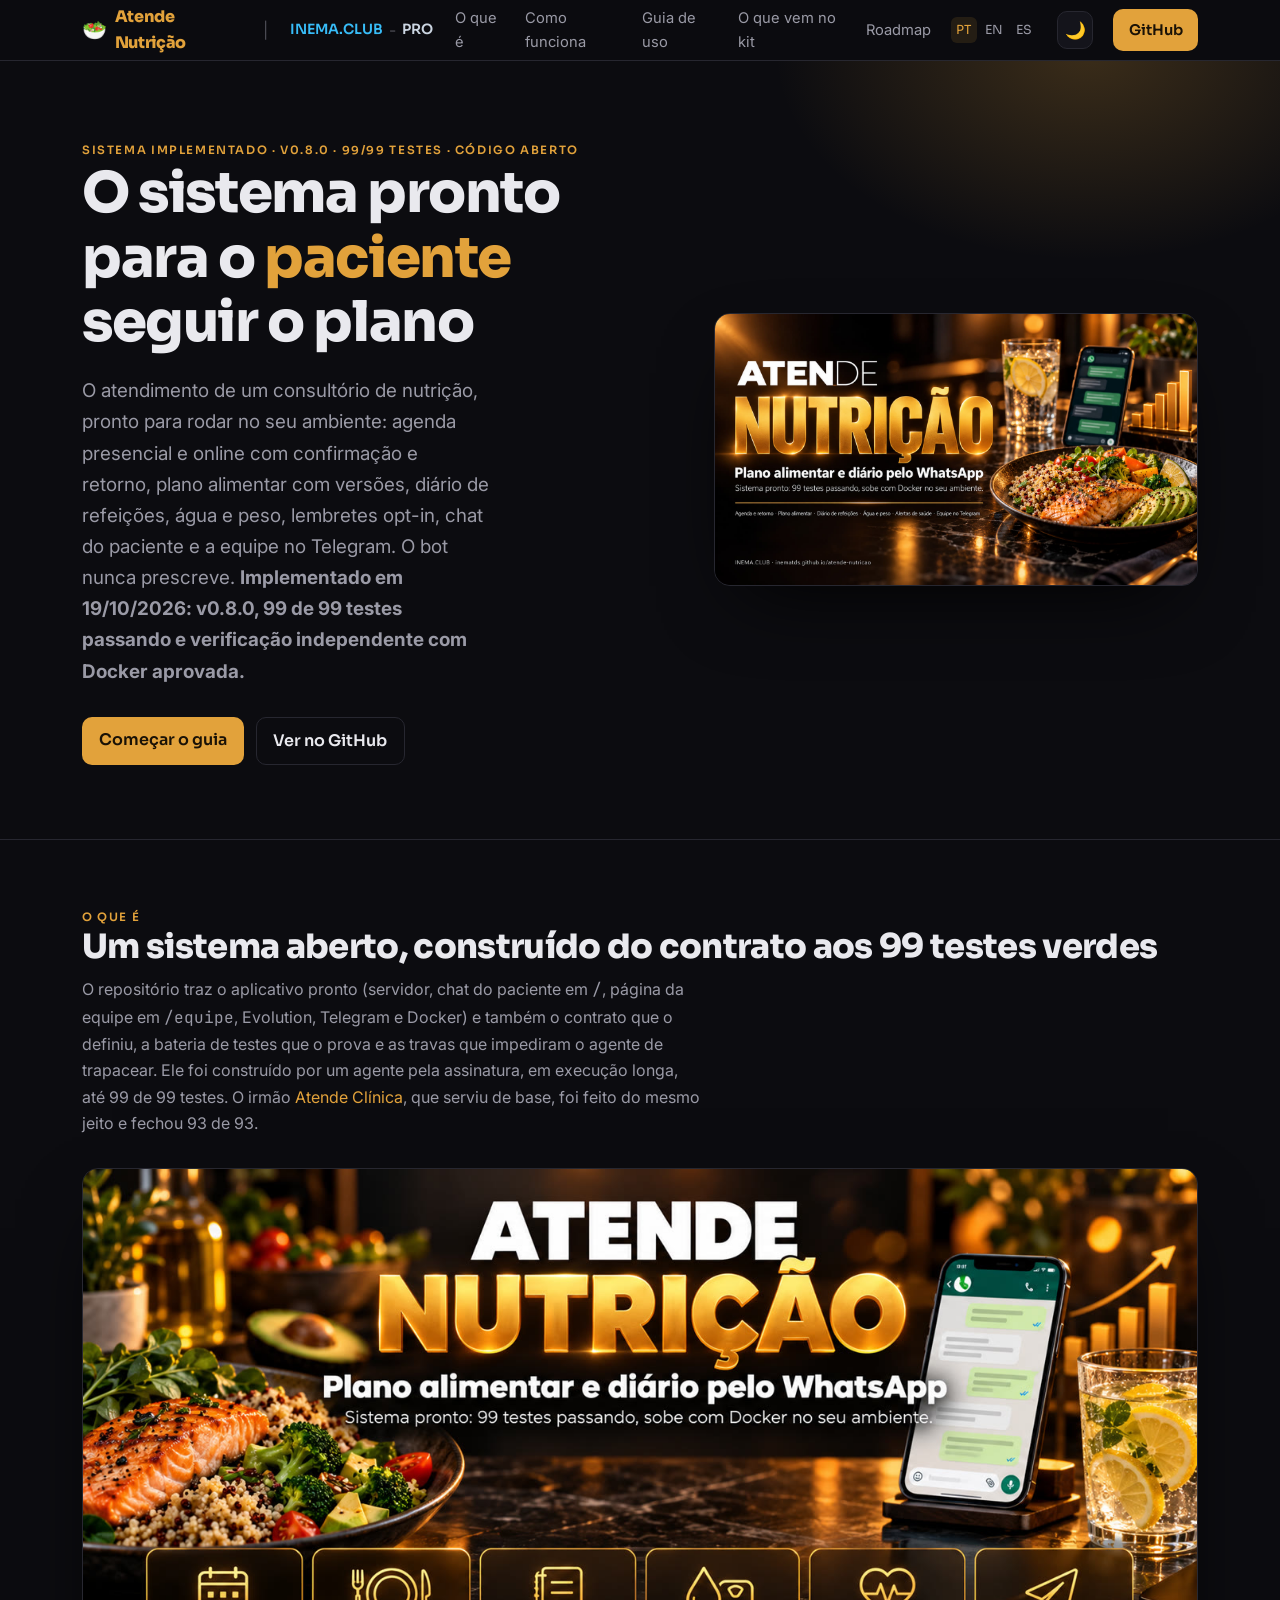
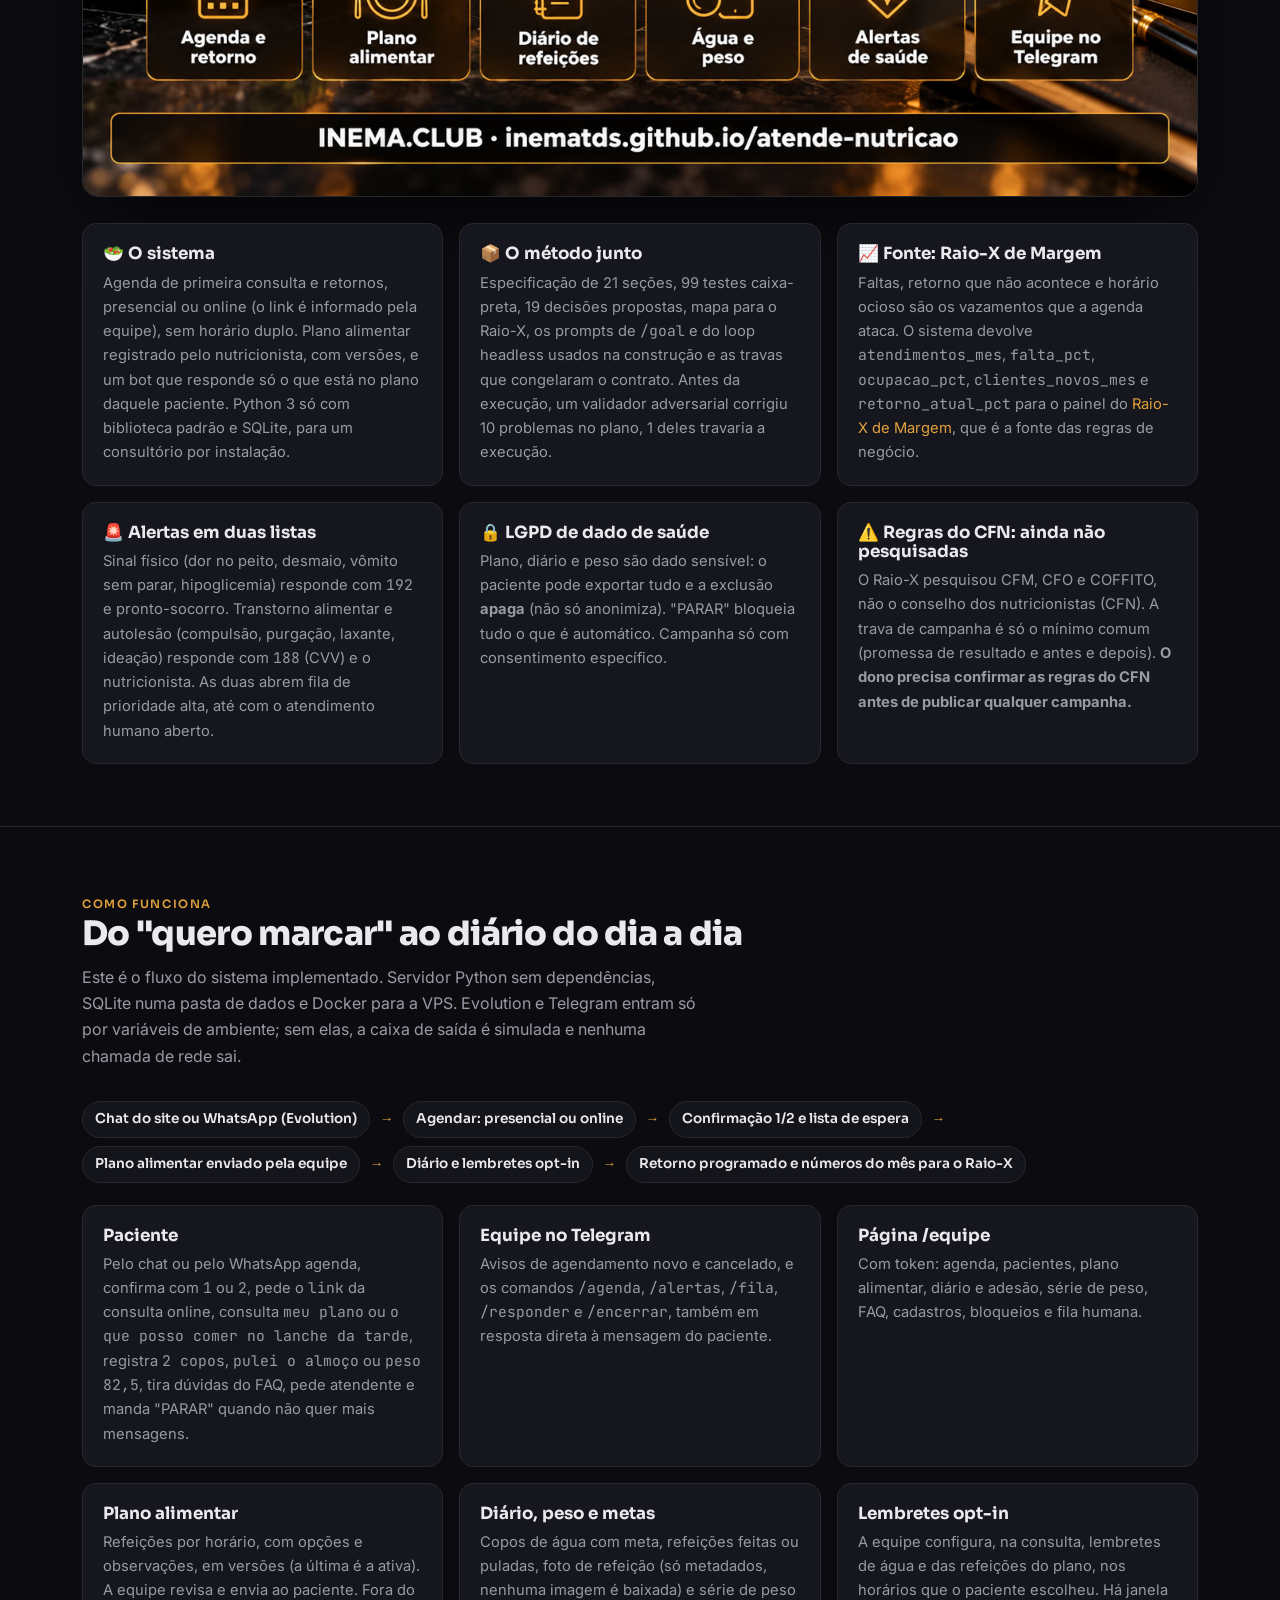
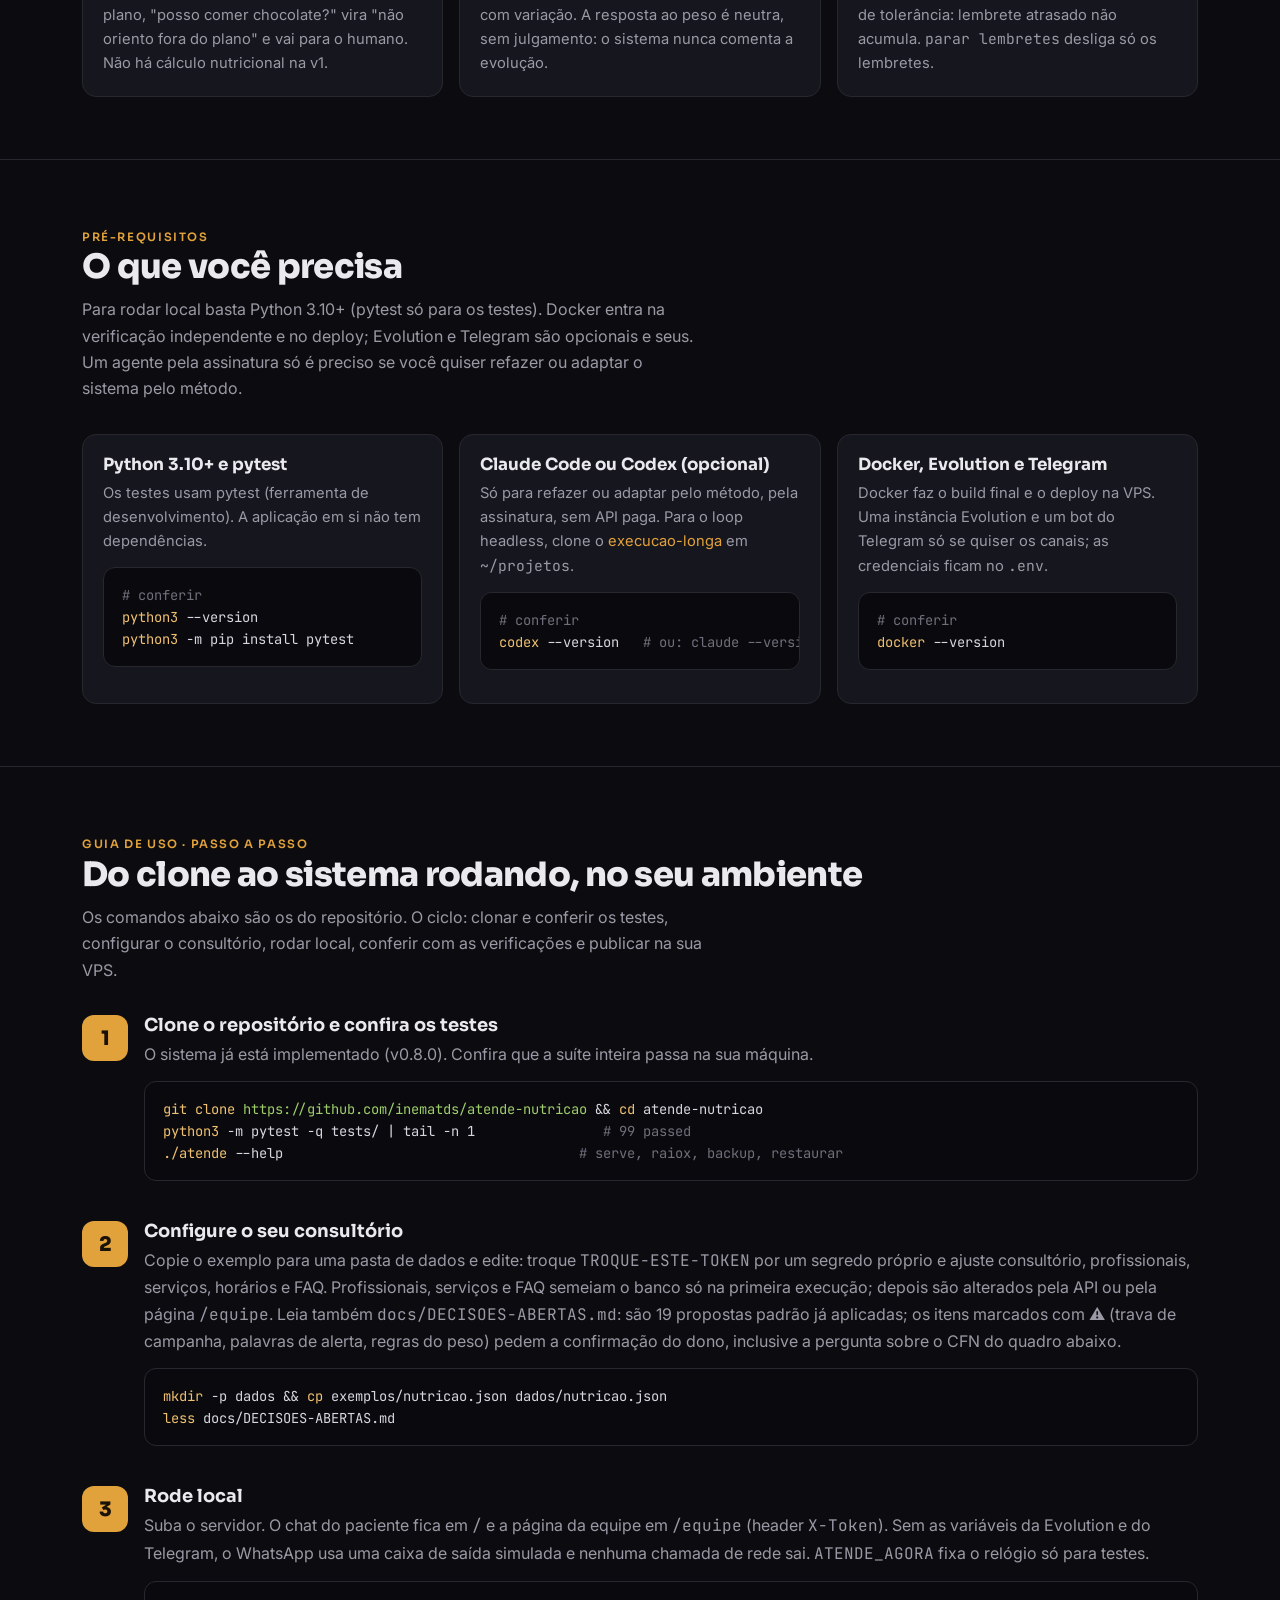
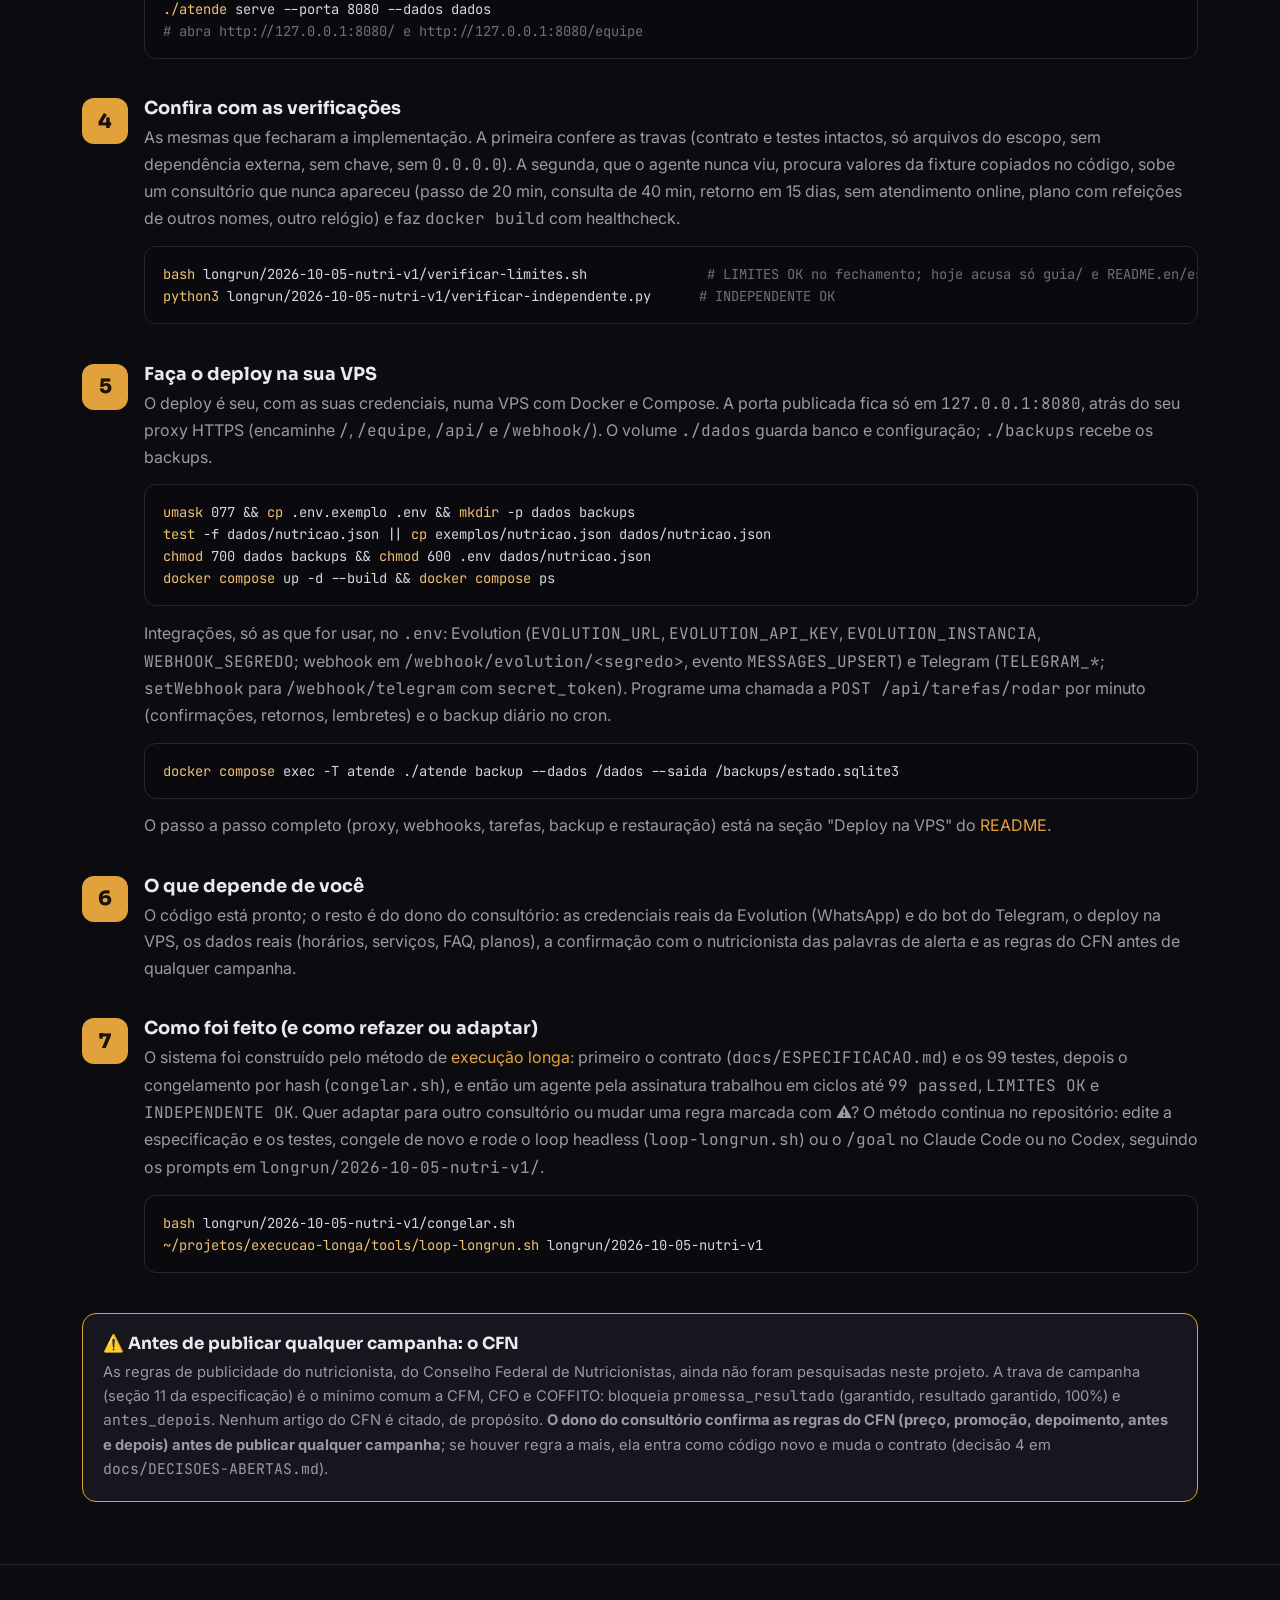
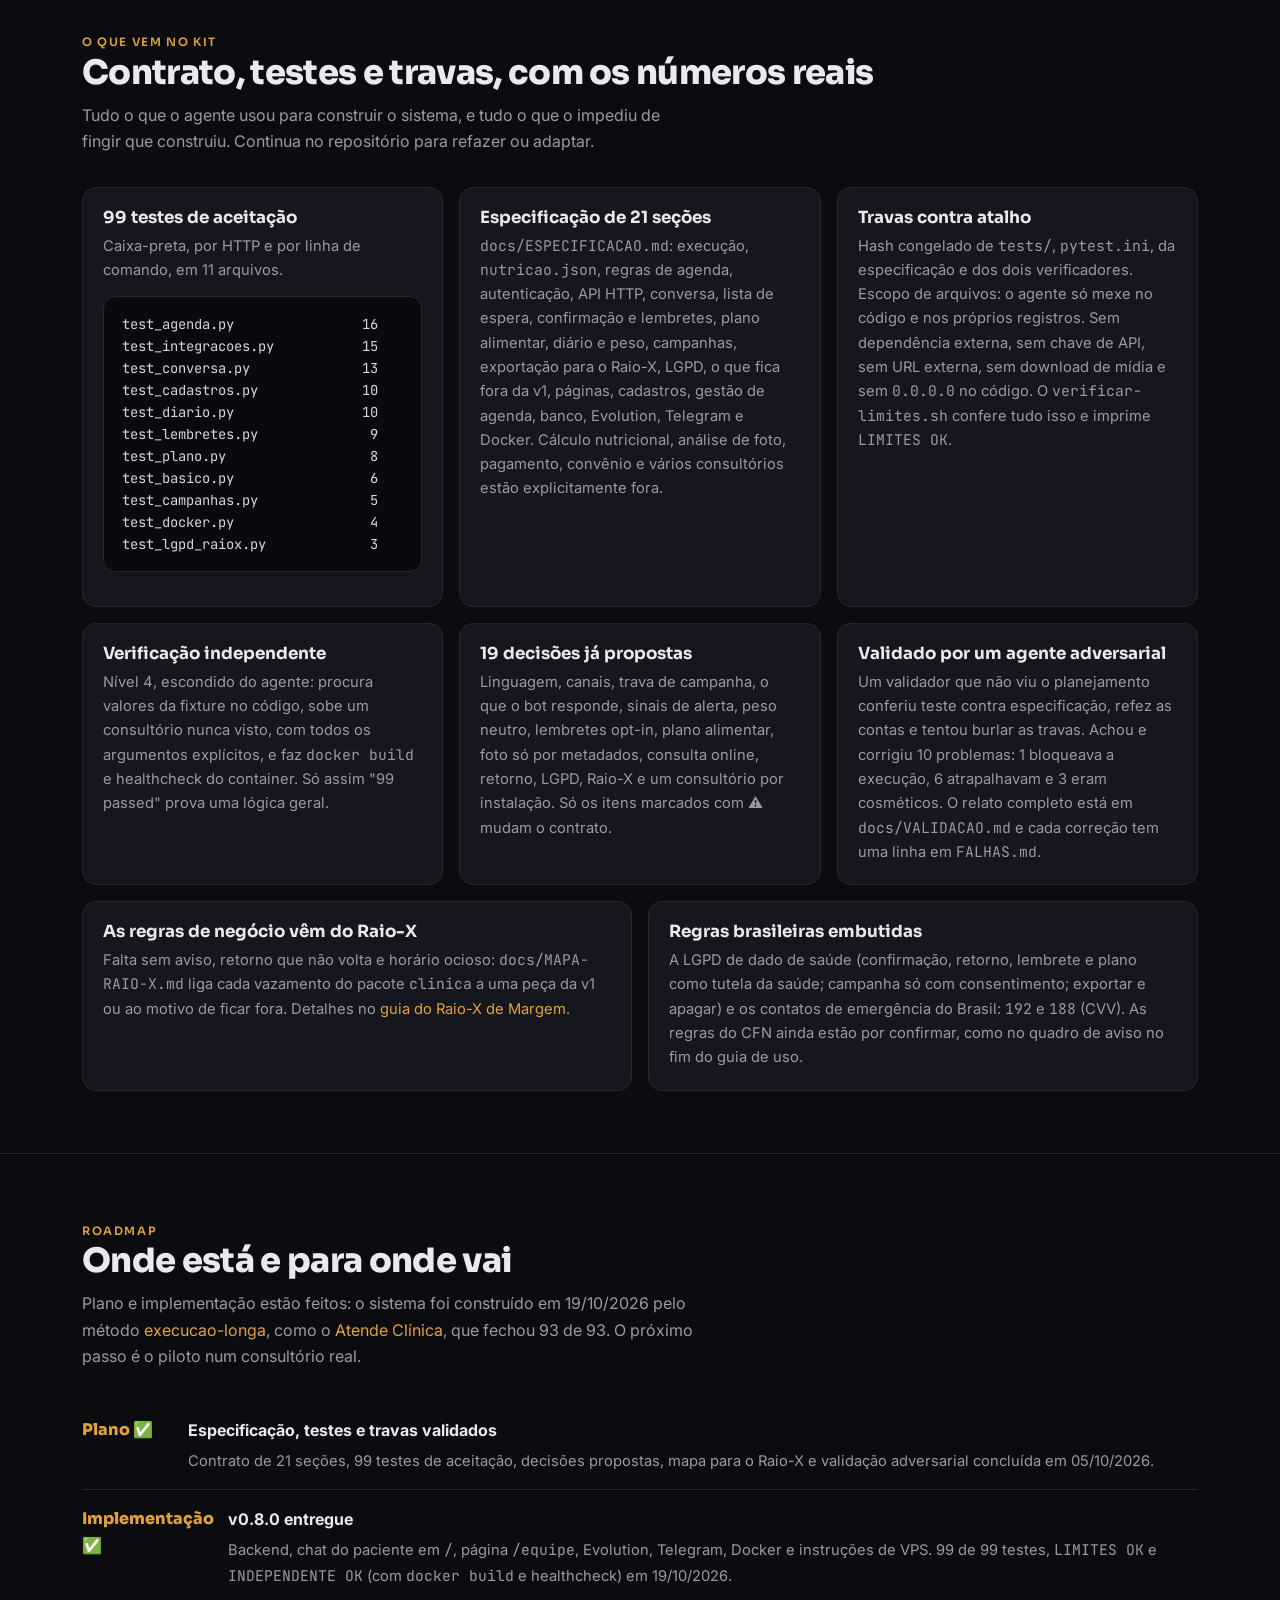
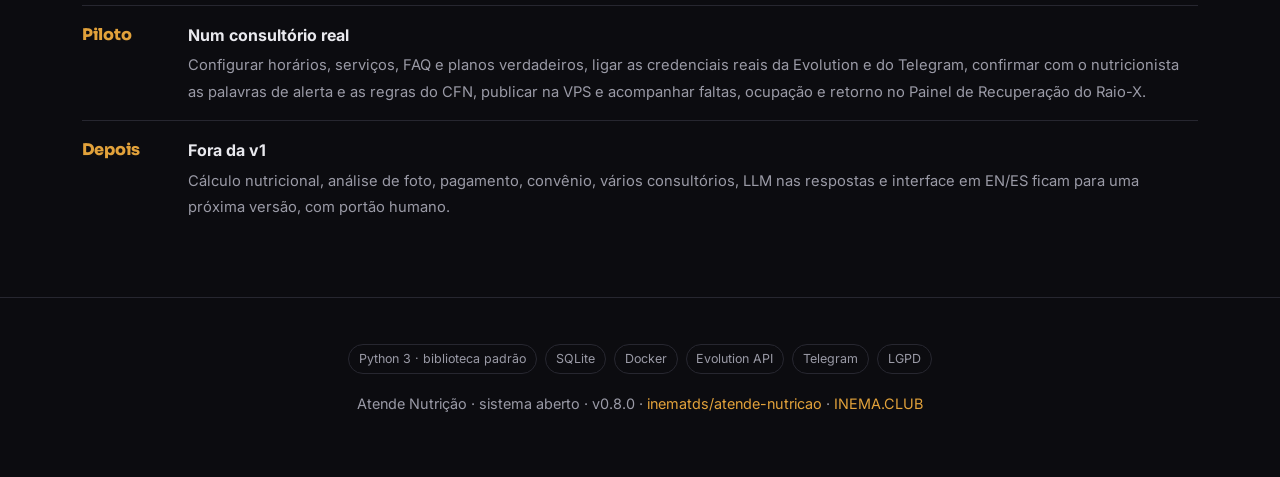
<file: guia/index.html>
<!DOCTYPE html>
<html lang="pt-BR">
<head>
<meta charset="utf-8">
<meta name="viewport" content="width=device-width, initial-scale=1">
<title>Atende Nutrição — sistema aberto de atendimento de consultório de nutrição: agenda, plano alimentar, diário e equipe no Telegram</title>
<meta name="description" content="Sistema aberto de atendimento de consultório de nutrição, implementado (v0.8.0, 99/99 testes): agenda presencial e online, plano alimentar, diário, lembretes opt-in, WhatsApp pela Evolution e equipe no Telegram. Roda local com ./atende serve e na VPS com Docker.">
<link rel="alternate" hreflang="pt-BR" href="https://inematds.github.io/atende-nutricao/guia/">
<link rel="alternate" hreflang="en" href="https://inematds.github.io/atende-nutricao/guia/en/">
<link rel="alternate" hreflang="es" href="https://inematds.github.io/atende-nutricao/guia/es/">
<link rel="preconnect" href="https://fonts.googleapis.com">
<link rel="preconnect" href="https://fonts.gstatic.com" crossorigin>
<link href="https://fonts.googleapis.com/css2?family=Sora:wght@400;600;800&family=Inter:wght@400;500;600&family=JetBrains+Mono:wght@400;600&display=swap" rel="stylesheet">
<style>
  :root{
    --bg:#0c0c10; --bg2:#14141b; --card:#16161e; --line:#272730;
    --txt:#e9e9ee; --mut:#9a9aa6; --amb:#E2A23B; --amb2:#f0c070; --sky:#38bdf8; --pro:#cbd5e1;
    color-scheme:dark;
  }
  body.light{
    --bg:#f6f7f9; --bg2:#eceef2; --card:#ffffff; --line:#e1e3ea;
    --txt:#1a1a22; --mut:#5b5b68; --amb:#b9791d; --amb2:#a16207; --sky:#0369a1; --pro:#b45309;
    color-scheme:light;
  }
  body.light .hero .glow{opacity:.5}
  body.light pre{background:#0e0e14;color:#d6d6e0}
  body.light pre .c{color:#8a8a98}
  *{box-sizing:border-box}
  html{scroll-behavior:smooth}
  body{margin:0;background:var(--bg);color:var(--txt);font:16px/1.65 Inter,system-ui,sans-serif;-webkit-font-smoothing:antialiased}
  h1,h2,h3{font-family:Sora,sans-serif;line-height:1.15;margin:0}
  a{color:var(--amb);text-decoration:none}
  code,pre{font-family:"JetBrains Mono",monospace}
  .wrap{max-width:1160px;margin:0 auto;padding:0 22px}
  .mut{color:var(--mut)} .amb{color:var(--amb)}
  .chip{display:inline-block;font-size:.72rem;letter-spacing:.14em;text-transform:uppercase;color:var(--amb);font-weight:600;font-family:Sora}
  nav{position:sticky;top:0;z-index:30;backdrop-filter:blur(12px);background:rgba(12,12,16,.78);border-bottom:1px solid var(--line)}
  nav .wrap{display:flex;align-items:center;gap:22px;height:60px}
  nav .brand{display:flex;align-items:center;gap:8px;font-family:Sora;font-weight:800;letter-spacing:-.02em;color:var(--amb)}
  nav .brand .emoji{font-size:1.25rem}
  nav .sep{color:var(--mut);opacity:.45}
  nav .inema{color:var(--sky);font-weight:600;font-size:.88rem;font-family:Sora}
  nav .inema:hover{filter:brightness(1.15)}
  nav .pro{color:var(--pro);font-weight:600;font-size:.88rem;font-family:Sora}
  nav .pro:hover{filter:brightness(1.15)}
  nav .clubpro{display:inline-flex;align-items:center;gap:6px}
  nav .links{margin-left:auto;display:flex;align-items:center;gap:20px;font-size:.92rem}
  nav .links a.sec{color:var(--mut)} nav .links a.sec:hover{color:var(--txt)}
  .lang{display:inline-flex;gap:2px;font-family:Sora;font-size:.78rem}
  .lang a{color:var(--mut);padding:.2em .45em;border-radius:6px} .lang a.on{color:var(--amb);background:rgba(226,162,59,.12)}
  .tgl{background:var(--bg2);border:1px solid var(--line);color:var(--txt);width:38px;height:38px;border-radius:10px;cursor:pointer;display:inline-flex;align-items:center;justify-content:center;font-size:1.05rem}
  .tgl:hover{border-color:var(--amb)}
  .btn{display:inline-block;background:var(--amb);color:#1a1206;font-weight:600;padding:.6em 1.05em;border-radius:10px;font-family:Sora}
  .btn.ghost{background:transparent;color:var(--txt);border:1px solid var(--line)}
  @media(max-width:760px){nav .links a.sec{display:none}}
  @media(max-width:520px){nav .wrap{gap:8px;padding:8px 14px;height:auto;flex-wrap:wrap} nav .links{gap:8px;margin-left:0;width:100%;justify-content:space-between} nav .btn{padding:.45em .7em;font-size:.82rem} .tgl{width:34px;height:34px}}
  .hero{position:relative;overflow:hidden;border-bottom:1px solid var(--line)}
  .hero .glow{position:absolute;inset:-40% -20% auto auto;width:70%;height:600px;background:radial-gradient(closest-side,rgba(226,162,59,.22),transparent 70%);pointer-events:none}
  .hero .wrap{display:grid;grid-template-columns:1.1fr .9fr;gap:40px;align-items:center;padding:74px 22px}
  .hero h1{font-size:clamp(2.2rem,5vw,3.5rem);font-weight:800;letter-spacing:-.025em}
  .hero p.lead{font-size:1.18rem;color:var(--mut);margin:1.1em 0 1.6em;max-width:34ch}
  .hero .cta{display:flex;gap:12px;flex-wrap:wrap}
  .hero figure{margin:0;border-radius:16px;overflow:hidden;border:1px solid var(--line);box-shadow:0 30px 80px -30px #000}
  .hero figure img{width:100%;display:block}
  @media(max-width:780px){.hero .wrap{grid-template-columns:1fr;padding:48px 22px}}
  section{padding:62px 0;border-bottom:1px solid var(--line)}
  section h2{font-size:clamp(1.5rem,3.4vw,2.1rem);font-weight:800;letter-spacing:-.02em}
  section .sub{color:var(--mut);margin:.6em 0 2em;max-width:62ch}
  .grid{display:grid;gap:16px}
  .g3{grid-template-columns:repeat(3,1fr)} .g4{grid-template-columns:repeat(4,1fr)} .g2{grid-template-columns:repeat(2,1fr)}
  @media(max-width:820px){.g3,.g4{grid-template-columns:1fr 1fr}}
  @media(max-width:540px){.g2,.g3,.g4{grid-template-columns:1fr}}
  .card{background:var(--card);border:1px solid var(--line);border-radius:14px;padding:20px}
  .card h3{font-size:1.05rem;margin-bottom:.4em}
  .card p{color:var(--mut);font-size:.92rem;margin:0}
  .num{display:inline-flex;width:30px;height:30px;align-items:center;justify-content:center;border-radius:8px;background:rgba(226,162,59,.14);color:var(--amb);font-family:Sora;font-weight:800;font-size:.9rem;margin-bottom:.7em}
  .flow{display:flex;flex-wrap:wrap;gap:8px;align-items:center;margin-top:10px}
  .flow span{background:var(--bg2);border:1px solid var(--line);border-radius:999px;padding:.45em .9em;font-size:.85rem;font-family:Sora;font-weight:600}
  .flow .arr{color:var(--amb);border:none;background:none;padding:0 .1em}
  pre{background:#0a0a0e;border:1px solid var(--line);border-radius:12px;padding:16px 18px;overflow:auto;font-size:.86rem;line-height:1.6;color:#d6d6e0}
  pre .c{color:#6f6f7c} pre .k{color:var(--amb2)} pre .s{color:#9ece6a}
  .step{display:grid;grid-template-columns:46px minmax(0,1fr);gap:16px;margin-bottom:26px}
  .step>div,.card{min-width:0}
  p code,li code,td code{overflow-wrap:anywhere}
  .step .b{width:46px;height:46px;border-radius:12px;background:var(--amb);color:#1a1206;font-family:Sora;font-weight:800;font-size:1.25rem;display:flex;align-items:center;justify-content:center}
  .step h3{font-size:1.12rem;margin-bottom:.3em}
  .step p{color:var(--mut);margin:.2em 0 .7em}
  .ex{display:grid;grid-template-columns:1fr 1fr;gap:18px}
  @media(max-width:680px){.ex{grid-template-columns:1fr}}
  .ex figure{margin:0;border-radius:14px;overflow:hidden;border:1px solid var(--line)}
  .ex figure img{width:100%;display:block}
  .ex figcaption{padding:12px 14px;font-size:.88rem;color:var(--mut);background:var(--card)}
  .phase{display:flex;gap:14px;padding:16px 0;border-bottom:1px solid var(--line)}
  .phase:last-child{border:none}
  .phase .tag{flex:0 0 92px;font-family:Sora;font-weight:800;color:var(--amb)}
  .phase .d strong{display:block;margin-bottom:.2em}
  .phase .d span{color:var(--mut);font-size:.92rem}
  footer{padding:46px 0;text-align:center;color:var(--mut);font-size:.9rem}
  .pill{display:inline-block;border:1px solid var(--line);border-radius:999px;padding:.3em .8em;font-size:.78rem;color:var(--mut);margin:0 4px}
</style>
</head>
<body>

<nav><div class="wrap">
  <a class="brand" href="#top"><span class="emoji">🥗</span> Atende Nutrição</a>
  <span class="sep">|</span>
  <span class="clubpro">
    <a class="inema" href="https://inema.club" target="_blank" rel="noopener">INEMA.CLUB</a>
    <span class="sep">-</span>
    <a class="pro" href="https://inema.pro" target="_blank" rel="noopener">PRO</a>
  </span>
  <div class="links">
    <a class="sec" href="#oque">O que é</a>
    <a class="sec" href="#fluxo">Como funciona</a>
    <a class="sec" href="#guia">Guia de uso</a>
    <a class="sec" href="#kit">O que vem no kit</a>
    <a class="sec" href="#roadmap">Roadmap</a>
    <span class="lang"><a class="on" href="./">PT</a><a href="en/">EN</a><a href="es/">ES</a></span>
    <button class="tgl" id="themeToggle" aria-label="Alternar tema" title="Alternar tema">🌙</button>
    <a class="btn" href="https://github.com/inematds/atende-nutricao" target="_blank" rel="noopener">GitHub</a>
  </div>
</div></nav>

<header class="hero" id="top">
  <div class="glow"></div>
  <div class="wrap">
    <div>
      <span class="chip">Sistema implementado · v0.8.0 · 99/99 testes · código aberto</span>
      <h1>O sistema pronto para o <span class="amb">paciente</span> seguir o plano</h1>
      <p class="lead">O atendimento de um consultório de nutrição, pronto para rodar no seu ambiente: agenda presencial e online com confirmação e retorno, plano alimentar com versões, diário de refeições, água e peso, lembretes opt-in, chat do paciente e a equipe no Telegram. O bot nunca prescreve. <strong>Implementado em 19/10/2026: v0.8.0, 99 de 99 testes passando e verificação independente com Docker aprovada.</strong></p>
      <div class="cta">
        <a class="btn" href="#guia">Começar o guia</a>
        <a class="btn ghost" href="https://github.com/inematds/atende-nutricao" target="_blank" rel="noopener">Ver no GitHub</a>
      </div>
    </div>
    <figure><img src="assets/banner.jpg" alt="Banner do Atende Nutrição: agenda presencial e online, plano alimentar, diário, lembretes opt-in e equipe no Telegram"></figure>
  </div>
</header>

<section id="oque"><div class="wrap">
  <span class="chip">O que é</span>
  <h2>Um sistema aberto, construído do contrato aos 99 testes verdes</h2>
  <p class="sub">O repositório traz o aplicativo pronto (servidor, chat do paciente em <code>/</code>, página da equipe em <code>/equipe</code>, Evolution, Telegram e Docker) e também o contrato que o definiu, a bateria de testes que o prova e as travas que impediram o agente de trapacear. Ele foi construído por um agente pela assinatura, em execução longa, até 99 de 99 testes. O irmão <a href="https://inematds.github.io/atende-clinica/guia/" target="_blank" rel="noopener">Atende Clínica</a>, que serviu de base, foi feito do mesmo jeito e fechou 93 de 93.</p>
  <figure style="margin:0 0 26px;border-radius:16px;overflow:hidden;border:1px solid var(--line);box-shadow:0 30px 80px -30px #000"><img src="assets/banner-grade.jpg" alt="Agenda presencial e online, plano alimentar com versões, diário de refeições, água e peso, lembretes opt-in, alertas 192 e 188, LGPD de dado de saúde e equipe no Telegram" loading="lazy" style="width:100%;display:block"></figure>
  <div class="grid g3">
    <div class="card"><h3>🥗 O sistema</h3><p>Agenda de primeira consulta e retornos, presencial ou online (o link é informado pela equipe), sem horário duplo. Plano alimentar registrado pelo nutricionista, com versões, e um bot que responde só o que está no plano daquele paciente. Python 3 só com biblioteca padrão e SQLite, para um consultório por instalação.</p></div>
    <div class="card"><h3>📦 O método junto</h3><p>Especificação de 21 seções, 99 testes caixa-preta, 19 decisões propostas, mapa para o Raio-X, os prompts de <code>/goal</code> e do loop headless usados na construção e as travas que congelaram o contrato. Antes da execução, um validador adversarial corrigiu 10 problemas no plano, 1 deles travaria a execução.</p></div>
    <div class="card"><h3>📈 Fonte: Raio-X de Margem</h3><p>Faltas, retorno que não acontece e horário ocioso são os vazamentos que a agenda ataca. O sistema devolve <code>atendimentos_mes</code>, <code>falta_pct</code>, <code>ocupacao_pct</code>, <code>clientes_novos_mes</code> e <code>retorno_atual_pct</code> para o painel do <a href="https://inematds.github.io/raio-x-margem/guia/" target="_blank" rel="noopener">Raio-X de Margem</a>, que é a fonte das regras de negócio.</p></div>
  </div>
  <div class="grid g3" style="margin-top:16px">
    <div class="card"><h3>🚨 Alertas em duas listas</h3><p>Sinal físico (dor no peito, desmaio, vômito sem parar, hipoglicemia) responde com <code>192</code> e pronto-socorro. Transtorno alimentar e autolesão (compulsão, purgação, laxante, ideação) responde com <code>188</code> (CVV) e o nutricionista. As duas abrem fila de prioridade alta, até com o atendimento humano aberto.</p></div>
    <div class="card"><h3>🔒 LGPD de dado de saúde</h3><p>Plano, diário e peso são dado sensível: o paciente pode exportar tudo e a exclusão <strong>apaga</strong> (não só anonimiza). "PARAR" bloqueia tudo o que é automático. Campanha só com consentimento específico.</p></div>
    <div class="card"><h3>⚠️ Regras do CFN: ainda não pesquisadas</h3><p>O Raio-X pesquisou CFM, CFO e COFFITO, não o conselho dos nutricionistas (CFN). A trava de campanha é só o mínimo comum (promessa de resultado e antes e depois). <strong>O dono precisa confirmar as regras do CFN antes de publicar qualquer campanha.</strong></p></div>
  </div>
</div></section>

<section id="fluxo"><div class="wrap">
  <span class="chip">Como funciona</span>
  <h2>Do "quero marcar" ao diário do dia a dia</h2>
  <p class="sub">Este é o fluxo do sistema implementado. Servidor Python sem dependências, SQLite numa pasta de dados e Docker para a VPS. Evolution e Telegram entram só por variáveis de ambiente; sem elas, a caixa de saída é simulada e nenhuma chamada de rede sai.</p>
  <div class="flow">
    <span>Chat do site ou WhatsApp (Evolution)</span><span class="arr">→</span>
    <span>Agendar: presencial ou online</span><span class="arr">→</span>
    <span>Confirmação 1/2 e lista de espera</span><span class="arr">→</span>
    <span>Plano alimentar enviado pela equipe</span><span class="arr">→</span>
    <span>Diário e lembretes opt-in</span><span class="arr">→</span>
    <span>Retorno programado e números do mês para o Raio-X</span>
  </div>
  <div class="grid g3" style="margin-top:22px">
    <div class="card"><h3>Paciente</h3><p>Pelo chat ou pelo WhatsApp agenda, confirma com <code>1</code> ou <code>2</code>, pede o <code>link</code> da consulta online, consulta <code>meu plano</code> ou <code>o que posso comer no lanche da tarde</code>, registra <code>2 copos</code>, <code>pulei o almoço</code> ou <code>peso 82,5</code>, tira dúvidas do FAQ, pede atendente e manda "PARAR" quando não quer mais mensagens.</p></div>
    <div class="card"><h3>Equipe no Telegram</h3><p>Avisos de agendamento novo e cancelado, e os comandos <code>/agenda</code>, <code>/alertas</code>, <code>/fila</code>, <code>/responder</code> e <code>/encerrar</code>, também em resposta direta à mensagem do paciente.</p></div>
    <div class="card"><h3>Página /equipe</h3><p>Com token: agenda, pacientes, plano alimentar, diário e adesão, série de peso, FAQ, cadastros, bloqueios e fila humana.</p></div>
  </div>
  <div class="grid g3" style="margin-top:16px">
    <div class="card"><h3>Plano alimentar</h3><p>Refeições por horário, com opções e observações, em versões (a última é a ativa). A equipe revisa e envia ao paciente. Fora do plano, "posso comer chocolate?" vira "não oriento fora do plano" e vai para o humano. Não há cálculo nutricional na v1.</p></div>
    <div class="card"><h3>Diário, peso e metas</h3><p>Copos de água com meta, refeições feitas ou puladas, foto de refeição (só metadados, nenhuma imagem é baixada) e série de peso com variação. A resposta ao peso é neutra, sem julgamento: o sistema nunca comenta a evolução.</p></div>
    <div class="card"><h3>Lembretes opt-in</h3><p>A equipe configura, na consulta, lembretes de água e das refeições do plano, nos horários que o paciente escolheu. Há janela de tolerância: lembrete atrasado não acumula. <code>parar lembretes</code> desliga só os lembretes.</p></div>
  </div>
</div></section>

<section id="pre"><div class="wrap">
  <span class="chip">Pré-requisitos</span>
  <h2>O que você precisa</h2>
  <p class="sub">Para rodar local basta Python 3.10+ (pytest só para os testes). Docker entra na verificação independente e no deploy; Evolution e Telegram são opcionais e seus. Um agente pela assinatura só é preciso se você quiser refazer ou adaptar o sistema pelo método.</p>
  <div class="grid g3">
    <div class="card"><h3>Python 3.10+ e pytest</h3><p>Os testes usam pytest (ferramenta de desenvolvimento). A aplicação em si não tem dependências.</p><pre><span class="c"># conferir</span>
<span class="k">python3</span> --version
<span class="k">python3</span> -m pip install pytest</pre></div>
    <div class="card"><h3>Claude Code ou Codex (opcional)</h3><p>Só para refazer ou adaptar pelo método, pela assinatura, sem API paga. Para o loop headless, clone o <a href="https://github.com/inematds/execucao-longa" target="_blank" rel="noopener">execucao-longa</a> em <code>~/projetos</code>.</p><pre><span class="c"># conferir</span>
<span class="k">codex</span> --version   <span class="c"># ou: claude --version</span></pre></div>
    <div class="card"><h3>Docker, Evolution e Telegram</h3><p>Docker faz o build final e o deploy na VPS. Uma instância Evolution e um bot do Telegram só se quiser os canais; as credenciais ficam no <code>.env</code>.</p><pre><span class="c"># conferir</span>
<span class="k">docker</span> --version</pre></div>
  </div>
</div></section>

<section id="guia"><div class="wrap">
  <span class="chip">Guia de uso · passo a passo</span>
  <h2>Do clone ao sistema rodando, no seu ambiente</h2>
  <p class="sub">Os comandos abaixo são os do repositório. O ciclo: clonar e conferir os testes, configurar o consultório, rodar local, conferir com as verificações e publicar na sua VPS.</p>

  <div class="step"><div class="b">1</div><div>
    <h3>Clone o repositório e confira os testes</h3>
    <p>O sistema já está implementado (v0.8.0). Confira que a suíte inteira passa na sua máquina.</p>
<pre><span class="k">git clone</span> <span class="s">https://github.com/inematds/atende-nutricao</span> && <span class="k">cd</span> atende-nutricao
<span class="k">python3</span> -m pytest -q tests/ | tail -n 1                <span class="c"># 99 passed</span>
<span class="k">./atende</span> --help                                     <span class="c"># serve, raiox, backup, restaurar</span></pre>
  </div></div>

  <div class="step"><div class="b">2</div><div>
    <h3>Configure o seu consultório</h3>
    <p>Copie o exemplo para uma pasta de dados e edite: troque <code>TROQUE-ESTE-TOKEN</code> por um segredo próprio e ajuste consultório, profissionais, serviços, horários e FAQ. Profissionais, serviços e FAQ semeiam o banco só na primeira execução; depois são alterados pela API ou pela página <code>/equipe</code>. Leia também <code>docs/DECISOES-ABERTAS.md</code>: são 19 propostas padrão já aplicadas; os itens marcados com ⚠ (trava de campanha, palavras de alerta, regras do peso) pedem a confirmação do dono, inclusive a pergunta sobre o CFN do quadro abaixo.</p>
<pre><span class="k">mkdir</span> -p dados && <span class="k">cp</span> exemplos/nutricao.json dados/nutricao.json
<span class="k">less</span> docs/DECISOES-ABERTAS.md</pre>
  </div></div>

  <div class="step"><div class="b">3</div><div>
    <h3>Rode local</h3>
    <p>Suba o servidor. O chat do paciente fica em <code>/</code> e a página da equipe em <code>/equipe</code> (header <code>X-Token</code>). Sem as variáveis da Evolution e do Telegram, o WhatsApp usa uma caixa de saída simulada e nenhuma chamada de rede sai. <code>ATENDE_AGORA</code> fixa o relógio só para testes.</p>
<pre><span class="k">./atende</span> serve --porta 8080 --dados dados
<span class="c"># abra http://127.0.0.1:8080/ e http://127.0.0.1:8080/equipe</span></pre>
  </div></div>

  <div class="step"><div class="b">4</div><div>
    <h3>Confira com as verificações</h3>
    <p>As mesmas que fecharam a implementação. A primeira confere as travas (contrato e testes intactos, só arquivos do escopo, sem dependência externa, sem chave, sem <code>0.0.0.0</code>). A segunda, que o agente nunca viu, procura valores da fixture copiados no código, sobe um consultório que nunca apareceu (passo de 20 min, consulta de 40 min, retorno em 15 dias, sem atendimento online, plano com refeições de outros nomes, outro relógio) e faz <code>docker build</code> com healthcheck.</p>
<pre><span class="k">bash</span> longrun/2026-10-05-nutri-v1/verificar-limites.sh               <span class="c"># LIMITES OK no fechamento; hoje acusa só guia/ e README.en/es (docs posteriores)</span>
<span class="k">python3</span> longrun/2026-10-05-nutri-v1/verificar-independente.py      <span class="c"># INDEPENDENTE OK</span></pre>
  </div></div>

  <div class="step"><div class="b">5</div><div>
    <h3>Faça o deploy na sua VPS</h3>
    <p>O deploy é seu, com as suas credenciais, numa VPS com Docker e Compose. A porta publicada fica só em <code>127.0.0.1:8080</code>, atrás do seu proxy HTTPS (encaminhe <code>/</code>, <code>/equipe</code>, <code>/api/</code> e <code>/webhook/</code>). O volume <code>./dados</code> guarda banco e configuração; <code>./backups</code> recebe os backups.</p>
<pre><span class="k">umask</span> 077 && <span class="k">cp</span> .env.exemplo .env && <span class="k">mkdir</span> -p dados backups
<span class="k">test</span> -f dados/nutricao.json || <span class="k">cp</span> exemplos/nutricao.json dados/nutricao.json
<span class="k">chmod</span> 700 dados backups && <span class="k">chmod</span> 600 .env dados/nutricao.json
<span class="k">docker compose</span> up -d --build && <span class="k">docker compose</span> ps</pre>
    <p>Integrações, só as que for usar, no <code>.env</code>: Evolution (<code>EVOLUTION_URL</code>, <code>EVOLUTION_API_KEY</code>, <code>EVOLUTION_INSTANCIA</code>, <code>WEBHOOK_SEGREDO</code>; webhook em <code>/webhook/evolution/&lt;segredo&gt;</code>, evento <code>MESSAGES_UPSERT</code>) e Telegram (<code>TELEGRAM_*</code>; <code>setWebhook</code> para <code>/webhook/telegram</code> com <code>secret_token</code>). Programe uma chamada a <code>POST /api/tarefas/rodar</code> por minuto (confirmações, retornos, lembretes) e o backup diário no cron.</p>
<pre><span class="k">docker compose</span> exec -T atende ./atende backup --dados /dados --saida /backups/estado.sqlite3</pre>
    <p>O passo a passo completo (proxy, webhooks, tarefas, backup e restauração) está na seção "Deploy na VPS" do <a href="https://github.com/inematds/atende-nutricao#deploy-na-vps" target="_blank" rel="noopener">README</a>.</p>
  </div></div>

  <div class="step"><div class="b">6</div><div>
    <h3>O que depende de você</h3>
    <p>O código está pronto; o resto é do dono do consultório: as credenciais reais da Evolution (WhatsApp) e do bot do Telegram, o deploy na VPS, os dados reais (horários, serviços, FAQ, planos), a confirmação com o nutricionista das palavras de alerta e as regras do CFN antes de qualquer campanha.</p>
  </div></div>

  <div class="step"><div class="b">7</div><div>
    <h3>Como foi feito (e como refazer ou adaptar)</h3>
    <p>O sistema foi construído pelo método de <a href="https://inematds.github.io/execucao-longa/guia/" target="_blank" rel="noopener">execução longa</a>: primeiro o contrato (<code>docs/ESPECIFICACAO.md</code>) e os 99 testes, depois o congelamento por hash (<code>congelar.sh</code>), e então um agente pela assinatura trabalhou em ciclos até <code>99 passed</code>, <code>LIMITES OK</code> e <code>INDEPENDENTE OK</code>. Quer adaptar para outro consultório ou mudar uma regra marcada com ⚠? O método continua no repositório: edite a especificação e os testes, congele de novo e rode o loop headless (<code>loop-longrun.sh</code>) ou o <code>/goal</code> no Claude Code ou no Codex, seguindo os prompts em <code>longrun/2026-10-05-nutri-v1/</code>.</p>
<pre><span class="k">bash</span> longrun/2026-10-05-nutri-v1/congelar.sh
<span class="k">~/projetos/execucao-longa/tools/loop-longrun.sh</span> longrun/2026-10-05-nutri-v1</pre>
  </div></div>

  <div class="card" style="border-color:var(--amb)"><h3>⚠️ Antes de publicar qualquer campanha: o CFN</h3><p>As regras de publicidade do nutricionista, do Conselho Federal de Nutricionistas, ainda não foram pesquisadas neste projeto. A trava de campanha (seção 11 da especificação) é o mínimo comum a CFM, CFO e COFFITO: bloqueia <code>promessa_resultado</code> (garantido, resultado garantido, 100%) e <code>antes_depois</code>. Nenhum artigo do CFN é citado, de propósito. <strong>O dono do consultório confirma as regras do CFN (preço, promoção, depoimento, antes e depois) antes de publicar qualquer campanha</strong>; se houver regra a mais, ela entra como código novo e muda o contrato (decisão 4 em <code>docs/DECISOES-ABERTAS.md</code>).</p></div>
</div></section>

<section id="kit"><div class="wrap">
  <span class="chip">O que vem no kit</span>
  <h2>Contrato, testes e travas, com os números reais</h2>
  <p class="sub">Tudo o que o agente usou para construir o sistema, e tudo o que o impediu de fingir que construiu. Continua no repositório para refazer ou adaptar.</p>
  <div class="grid g3">
    <div class="card"><h3>99 testes de aceitação</h3><p>Caixa-preta, por HTTP e por linha de comando, em 11 arquivos.</p><pre>test_agenda.py                16
test_integracoes.py           15
test_conversa.py              13
test_cadastros.py             10
test_diario.py                10
test_lembretes.py              9
test_plano.py                  8
test_basico.py                 6
test_campanhas.py              5
test_docker.py                 4
test_lgpd_raiox.py             3</pre></div>
    <div class="card"><h3>Especificação de 21 seções</h3><p><code>docs/ESPECIFICACAO.md</code>: execução, <code>nutricao.json</code>, regras de agenda, autenticação, API HTTP, conversa, lista de espera, confirmação e lembretes, plano alimentar, diário e peso, campanhas, exportação para o Raio-X, LGPD, o que fica fora da v1, páginas, cadastros, gestão de agenda, banco, Evolution, Telegram e Docker. Cálculo nutricional, análise de foto, pagamento, convênio e vários consultórios estão explicitamente fora.</p></div>
    <div class="card"><h3>Travas contra atalho</h3><p>Hash congelado de <code>tests/</code>, <code>pytest.ini</code>, da especificação e dos dois verificadores. Escopo de arquivos: o agente só mexe no código e nos próprios registros. Sem dependência externa, sem chave de API, sem URL externa, sem download de mídia e sem <code>0.0.0.0</code> no código. O <code>verificar-limites.sh</code> confere tudo isso e imprime <code>LIMITES OK</code>.</p></div>
    <div class="card"><h3>Verificação independente</h3><p>Nível 4, escondido do agente: procura valores da fixture no código, sobe um consultório nunca visto, com todos os argumentos explícitos, e faz <code>docker build</code> e healthcheck do container. Só assim "99 passed" prova uma lógica geral.</p></div>
    <div class="card"><h3>19 decisões já propostas</h3><p>Linguagem, canais, trava de campanha, o que o bot responde, sinais de alerta, peso neutro, lembretes opt-in, plano alimentar, foto só por metadados, consulta online, retorno, LGPD, Raio-X e um consultório por instalação. Só os itens marcados com ⚠ mudam o contrato.</p></div>
    <div class="card"><h3>Validado por um agente adversarial</h3><p>Um validador que não viu o planejamento conferiu teste contra especificação, refez as contas e tentou burlar as travas. Achou e corrigiu 10 problemas: 1 bloqueava a execução, 6 atrapalhavam e 3 eram cosméticos. O relato completo está em <code>docs/VALIDACAO.md</code> e cada correção tem uma linha em <code>FALHAS.md</code>.</p></div>
  </div>
  <div class="grid g2" style="margin-top:16px">
    <div class="card"><h3>As regras de negócio vêm do Raio-X</h3><p>Falta sem aviso, retorno que não volta e horário ocioso: <code>docs/MAPA-RAIO-X.md</code> liga cada vazamento do pacote <code>clinica</code> a uma peça da v1 ou ao motivo de ficar fora. Detalhes no <a href="https://inematds.github.io/raio-x-margem/guia/" target="_blank" rel="noopener">guia do Raio-X de Margem</a>.</p></div>
    <div class="card"><h3>Regras brasileiras embutidas</h3><p>A LGPD de dado de saúde (confirmação, retorno, lembrete e plano como tutela da saúde; campanha só com consentimento; exportar e apagar) e os contatos de emergência do Brasil: <code>192</code> e <code>188</code> (CVV). As regras do CFN ainda estão por confirmar, como no quadro de aviso no fim do guia de uso.</p></div>
  </div>
</div></section>

<section id="roadmap"><div class="wrap">
  <span class="chip">Roadmap</span>
  <h2>Onde está e para onde vai</h2>
  <p class="sub">Plano e implementação estão feitos: o sistema foi construído em 19/10/2026 pelo método <a href="https://inematds.github.io/execucao-longa/guia/" target="_blank" rel="noopener">execucao-longa</a>, como o <a href="https://inematds.github.io/atende-clinica/guia/" target="_blank" rel="noopener">Atende Clínica</a>, que fechou 93 de 93. O próximo passo é o piloto num consultório real.</p>
  <div class="phase"><div class="tag">Plano ✅</div><div class="d"><strong>Especificação, testes e travas validados</strong><span>Contrato de 21 seções, 99 testes de aceitação, decisões propostas, mapa para o Raio-X e validação adversarial concluída em 05/10/2026.</span></div></div>
  <div class="phase"><div class="tag">Implementação ✅</div><div class="d"><strong>v0.8.0 entregue</strong><span>Backend, chat do paciente em <code>/</code>, página <code>/equipe</code>, Evolution, Telegram, Docker e instruções de VPS. 99 de 99 testes, <code>LIMITES OK</code> e <code>INDEPENDENTE OK</code> (com <code>docker build</code> e healthcheck) em 19/10/2026.</span></div></div>
  <div class="phase"><div class="tag">Piloto</div><div class="d"><strong>Num consultório real</strong><span>Configurar horários, serviços, FAQ e planos verdadeiros, ligar as credenciais reais da Evolution e do Telegram, confirmar com o nutricionista as palavras de alerta e as regras do CFN, publicar na VPS e acompanhar faltas, ocupação e retorno no Painel de Recuperação do Raio-X.</span></div></div>
  <div class="phase"><div class="tag">Depois</div><div class="d"><strong>Fora da v1</strong><span>Cálculo nutricional, análise de foto, pagamento, convênio, vários consultórios, LLM nas respostas e interface em EN/ES ficam para uma próxima versão, com portão humano.</span></div></div>
</div></section>

<footer>
  <div class="wrap">
    <div class="pill">Python 3 · biblioteca padrão</div><div class="pill">SQLite</div><div class="pill">Docker</div><div class="pill">Evolution API</div><div class="pill">Telegram</div><div class="pill">LGPD</div>
    <p style="margin-top:18px">Atende Nutrição · sistema aberto · v0.8.0 ·
      <a href="https://github.com/inematds/atende-nutricao">inematds/atende-nutricao</a> ·
      <a href="https://inema.club">INEMA.CLUB</a></p>
  </div>
</footer>

<script>
  (function(){
    var KEY='atende-nutricao-theme';
    var b=document.body, t=document.getElementById('themeToggle');
    if(localStorage.getItem(KEY)==='light'){ b.classList.add('light'); t.textContent='☀️'; }
    t.addEventListener('click',function(){
      var light=b.classList.toggle('light');
      t.textContent=light?'☀️':'🌙';
      localStorage.setItem(KEY, light?'light':'dark');
    });
  })();
</script>
</body>
</html>
</file>
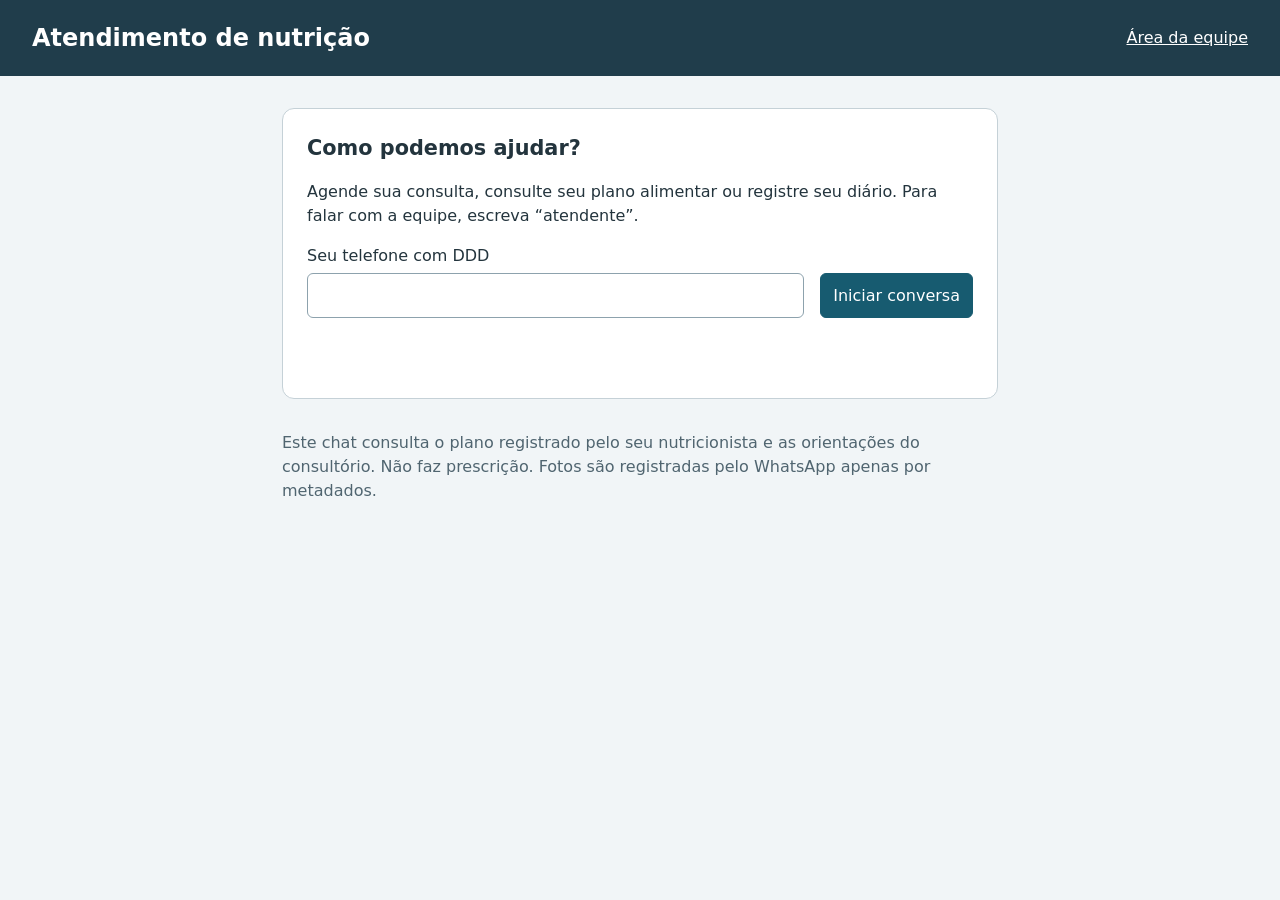
<file: web/index.html>
<!doctype html><html lang="pt-BR"><head><meta charset="utf-8"><meta name="viewport" content="width=device-width,initial-scale=1"><title>Atendimento · Nutrição</title><link rel="stylesheet" href="/web/style.css"><script src="/web/chat.js" defer></script></head><body>
<header><h1>Atendimento de nutrição</h1><a href="/equipe">Área da equipe</a></header>
<main class="chat-page"><section id="chat" aria-labelledby="titulo"><h2 id="titulo">Como podemos ajudar?</h2><p>Agende sua consulta, consulte seu plano alimentar ou registre seu diário. Para falar com a equipe, escreva “atendente”.</p>
<form id="identity"><label>Seu telefone com DDD<input id="telefone" type="tel" autocomplete="tel" required></label><button>Iniciar conversa</button></form>
<div id="conversation" hidden><div class="row"><p id="identity-label"></p><button id="change-phone" class="secondary" type="button">Trocar telefone</button></div><div id="messages" class="messages" role="log" aria-live="polite" aria-label="Conversa"></div><form id="send"><label>Sua mensagem<textarea id="texto" required rows="2" placeholder="Ex.: quero agendar uma consulta"></textarea></label><button>Enviar</button></form></div>
<p id="chat-status" class="notice" role="status"></p></section><p class="muted">Este chat consulta o plano registrado pelo seu nutricionista e as orientações do consultório. Não faz prescrição. Fotos são registradas pelo WhatsApp apenas por metadados.</p></main></body></html>
</file>
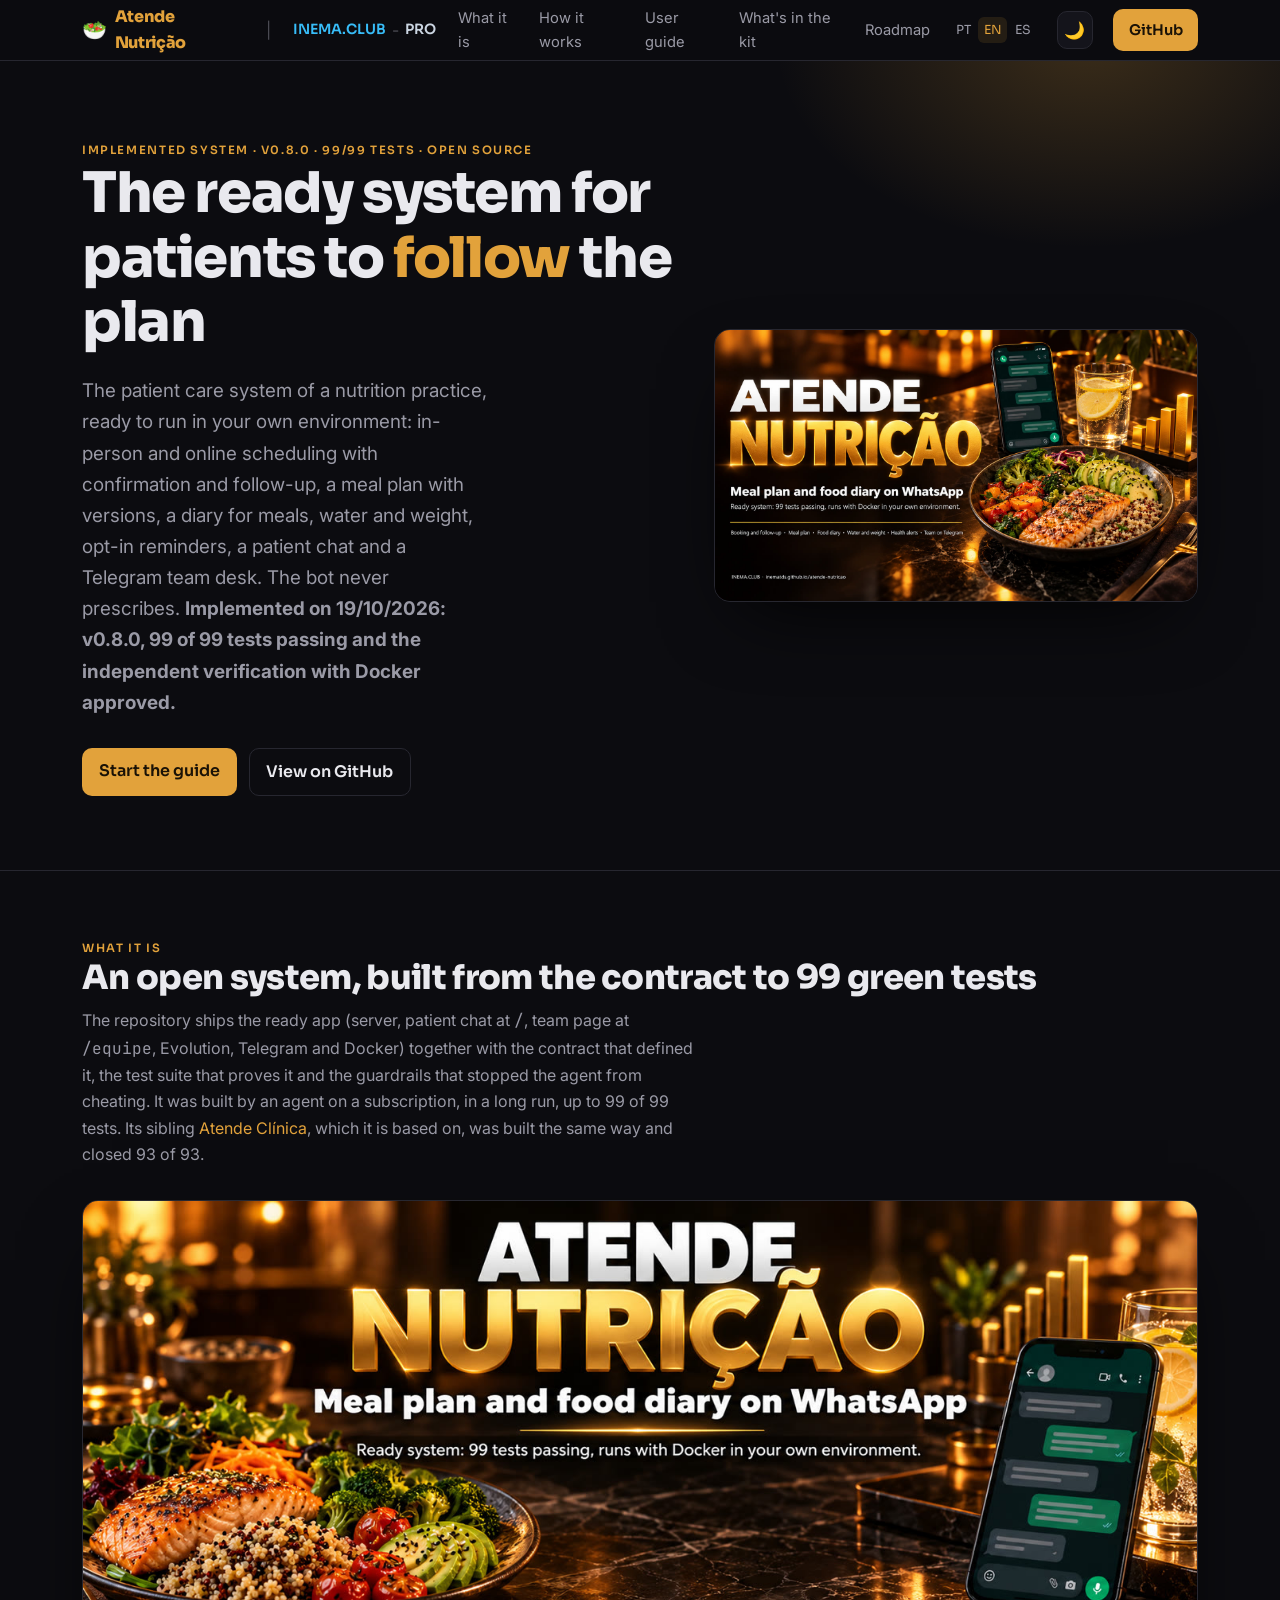
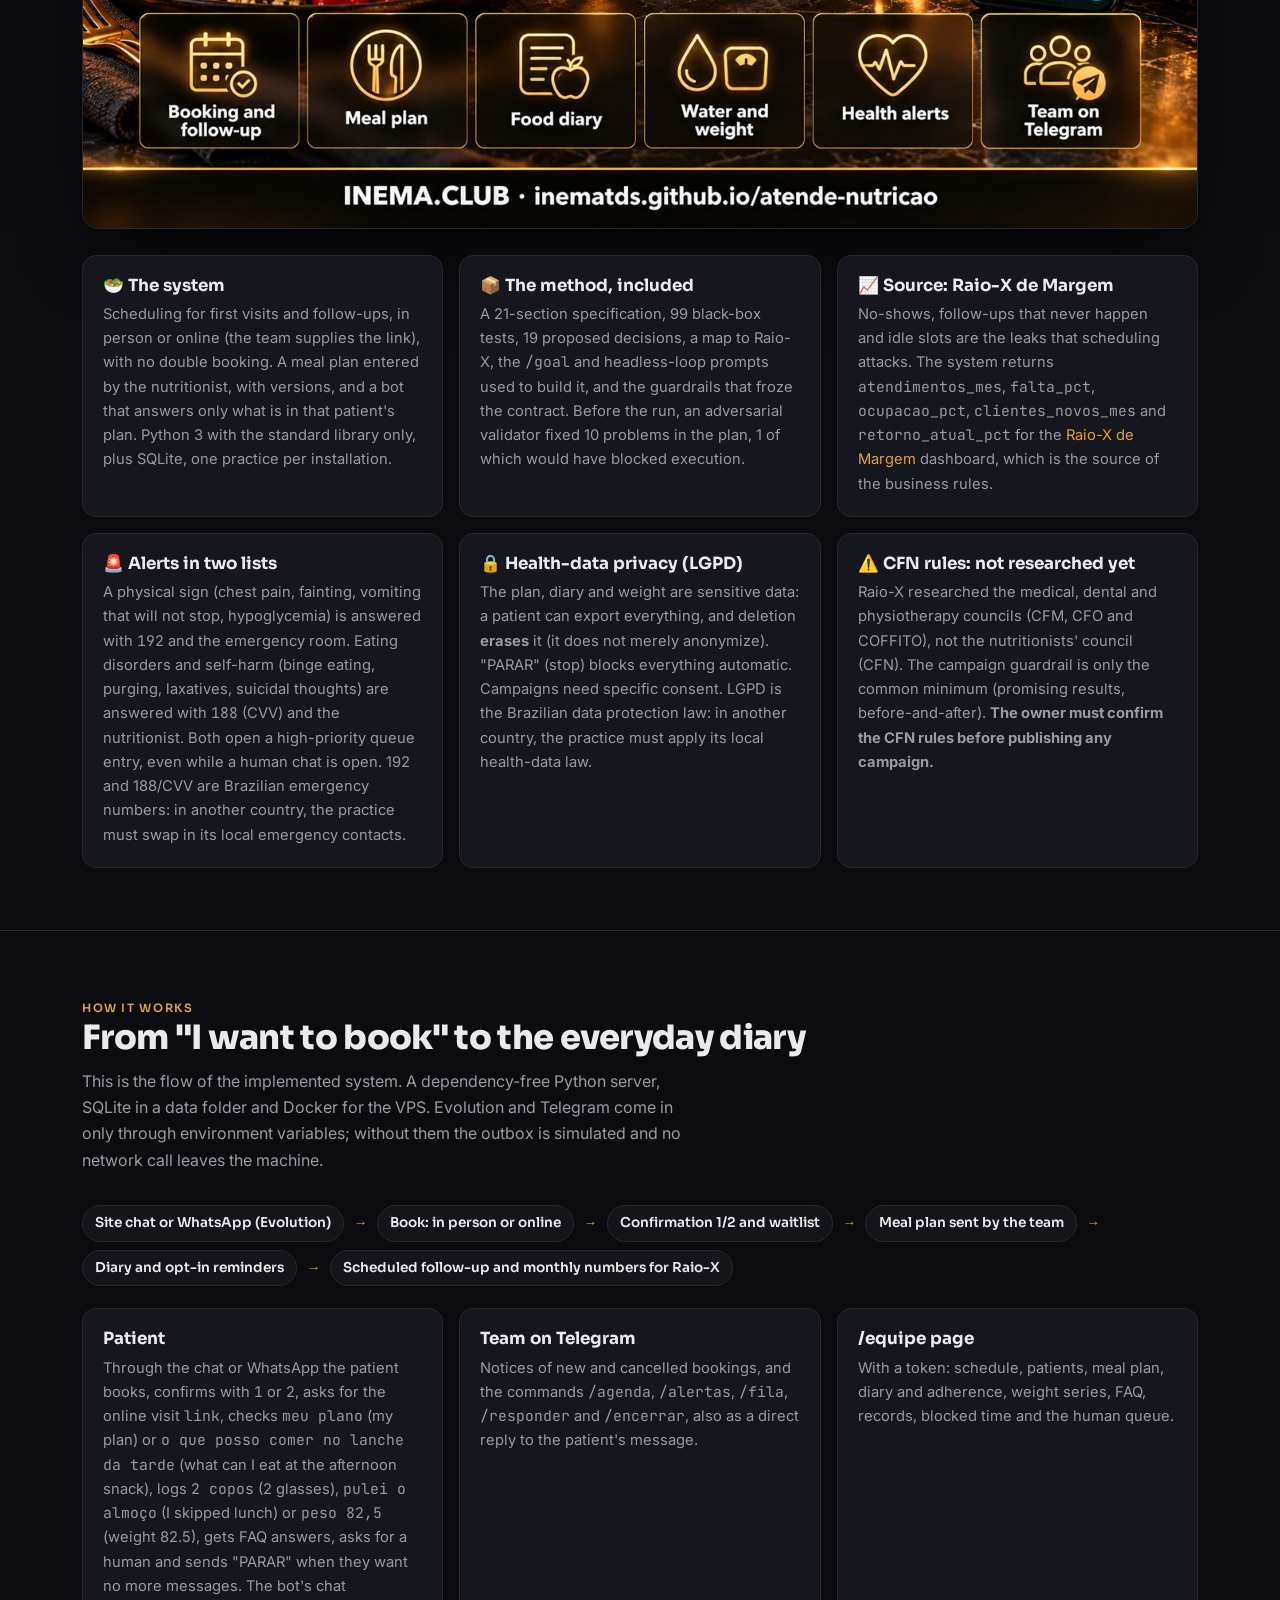
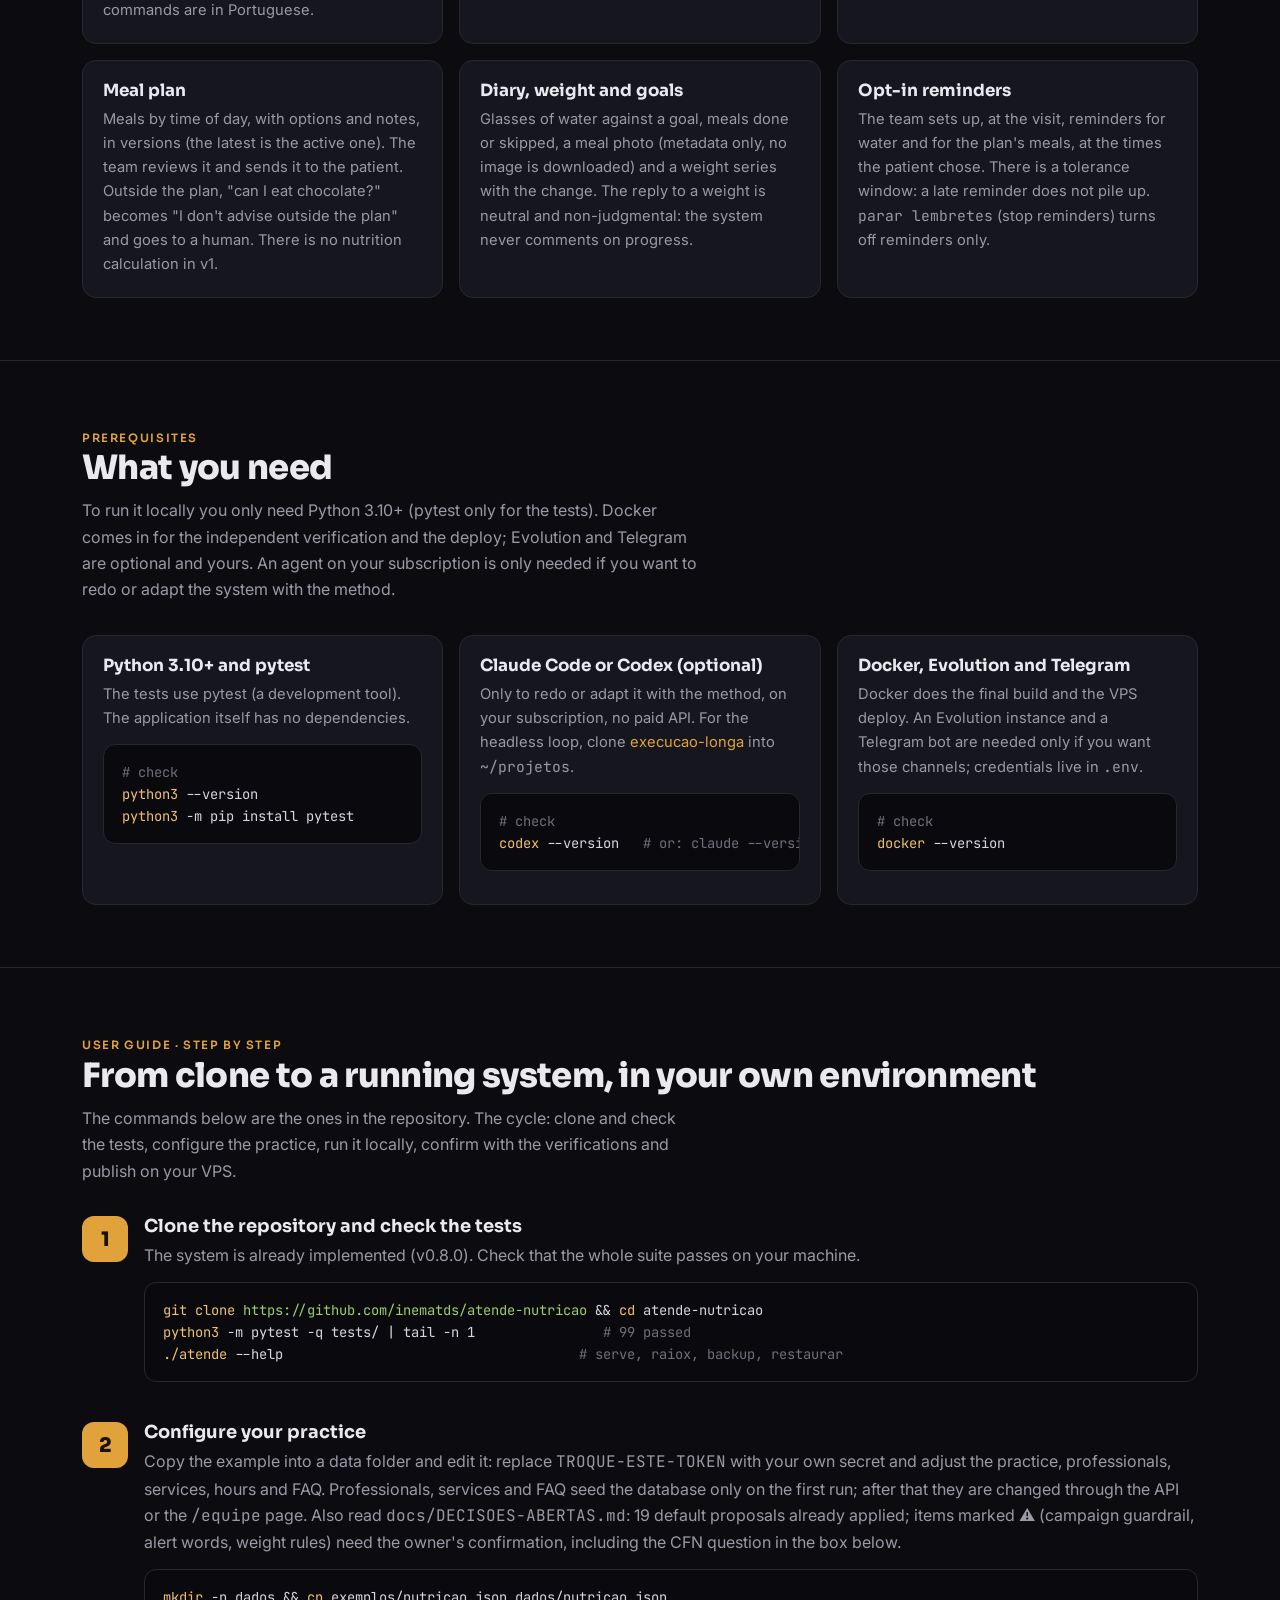
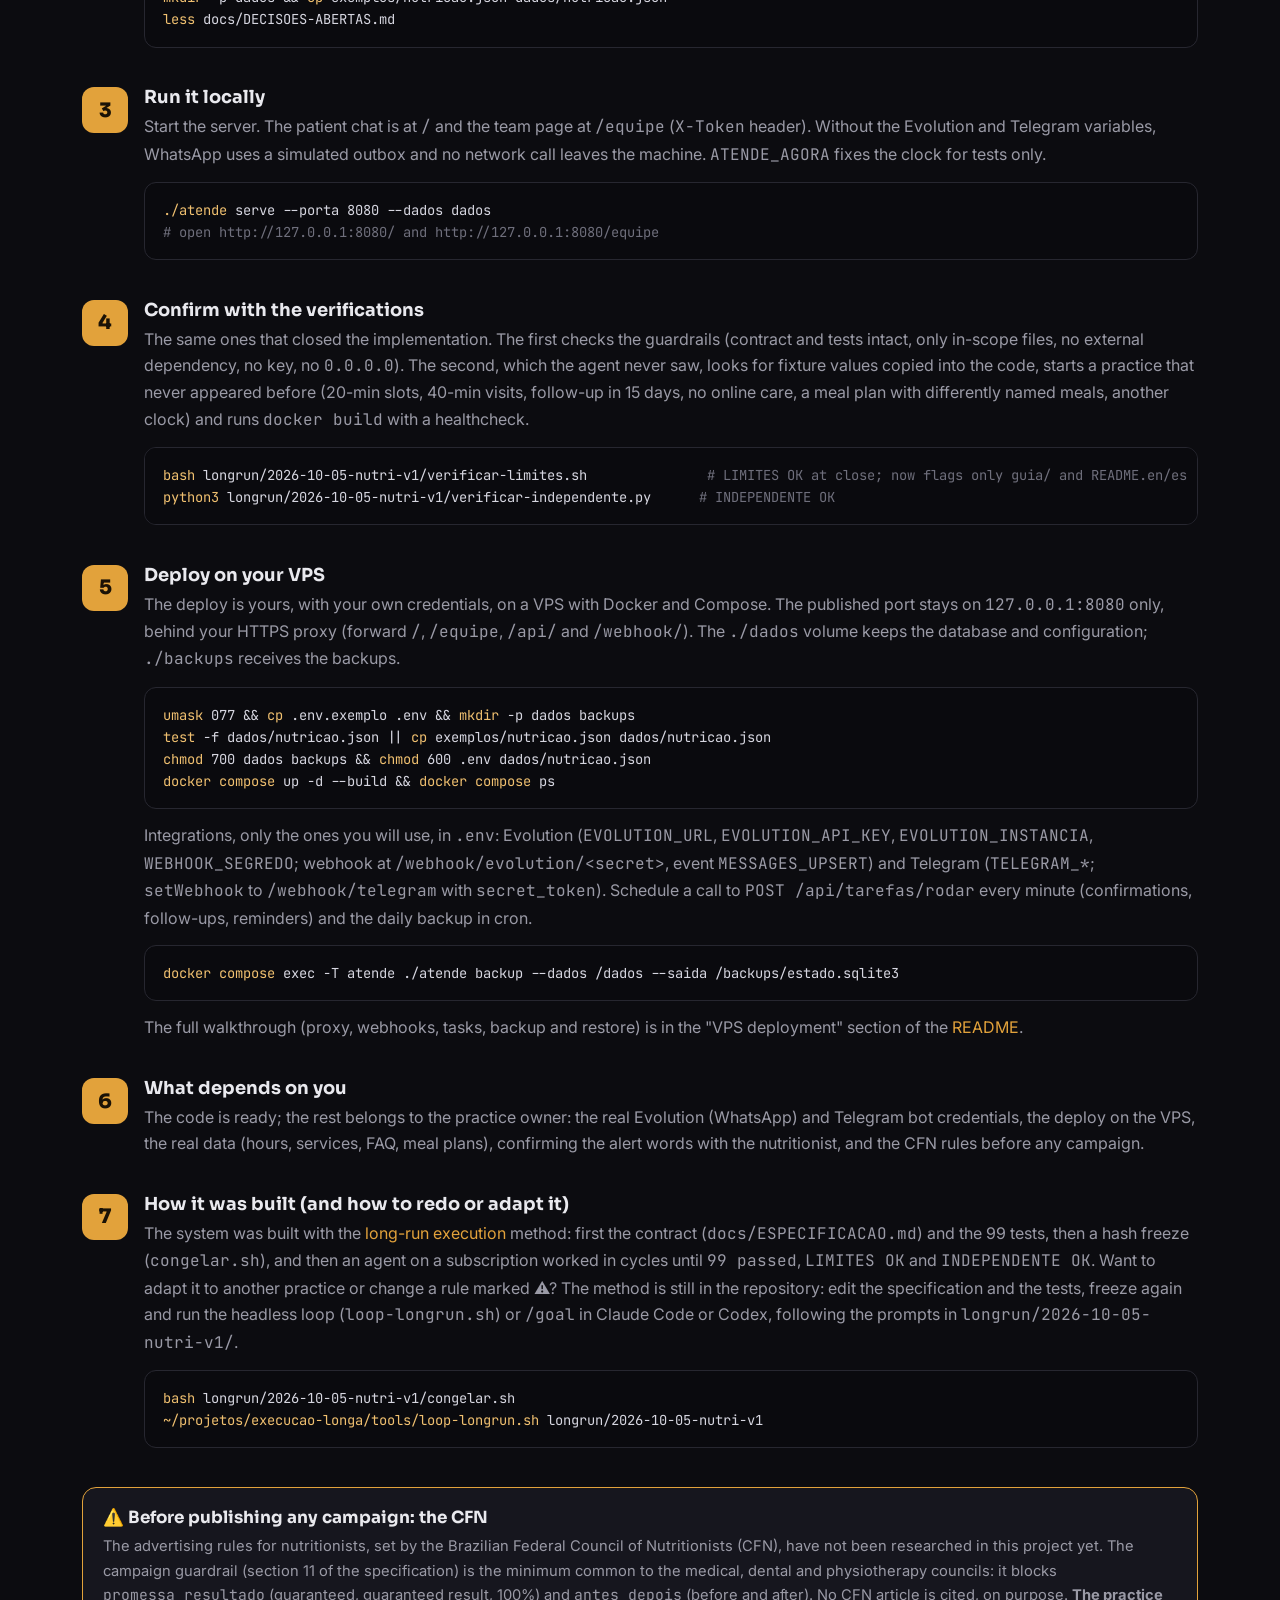
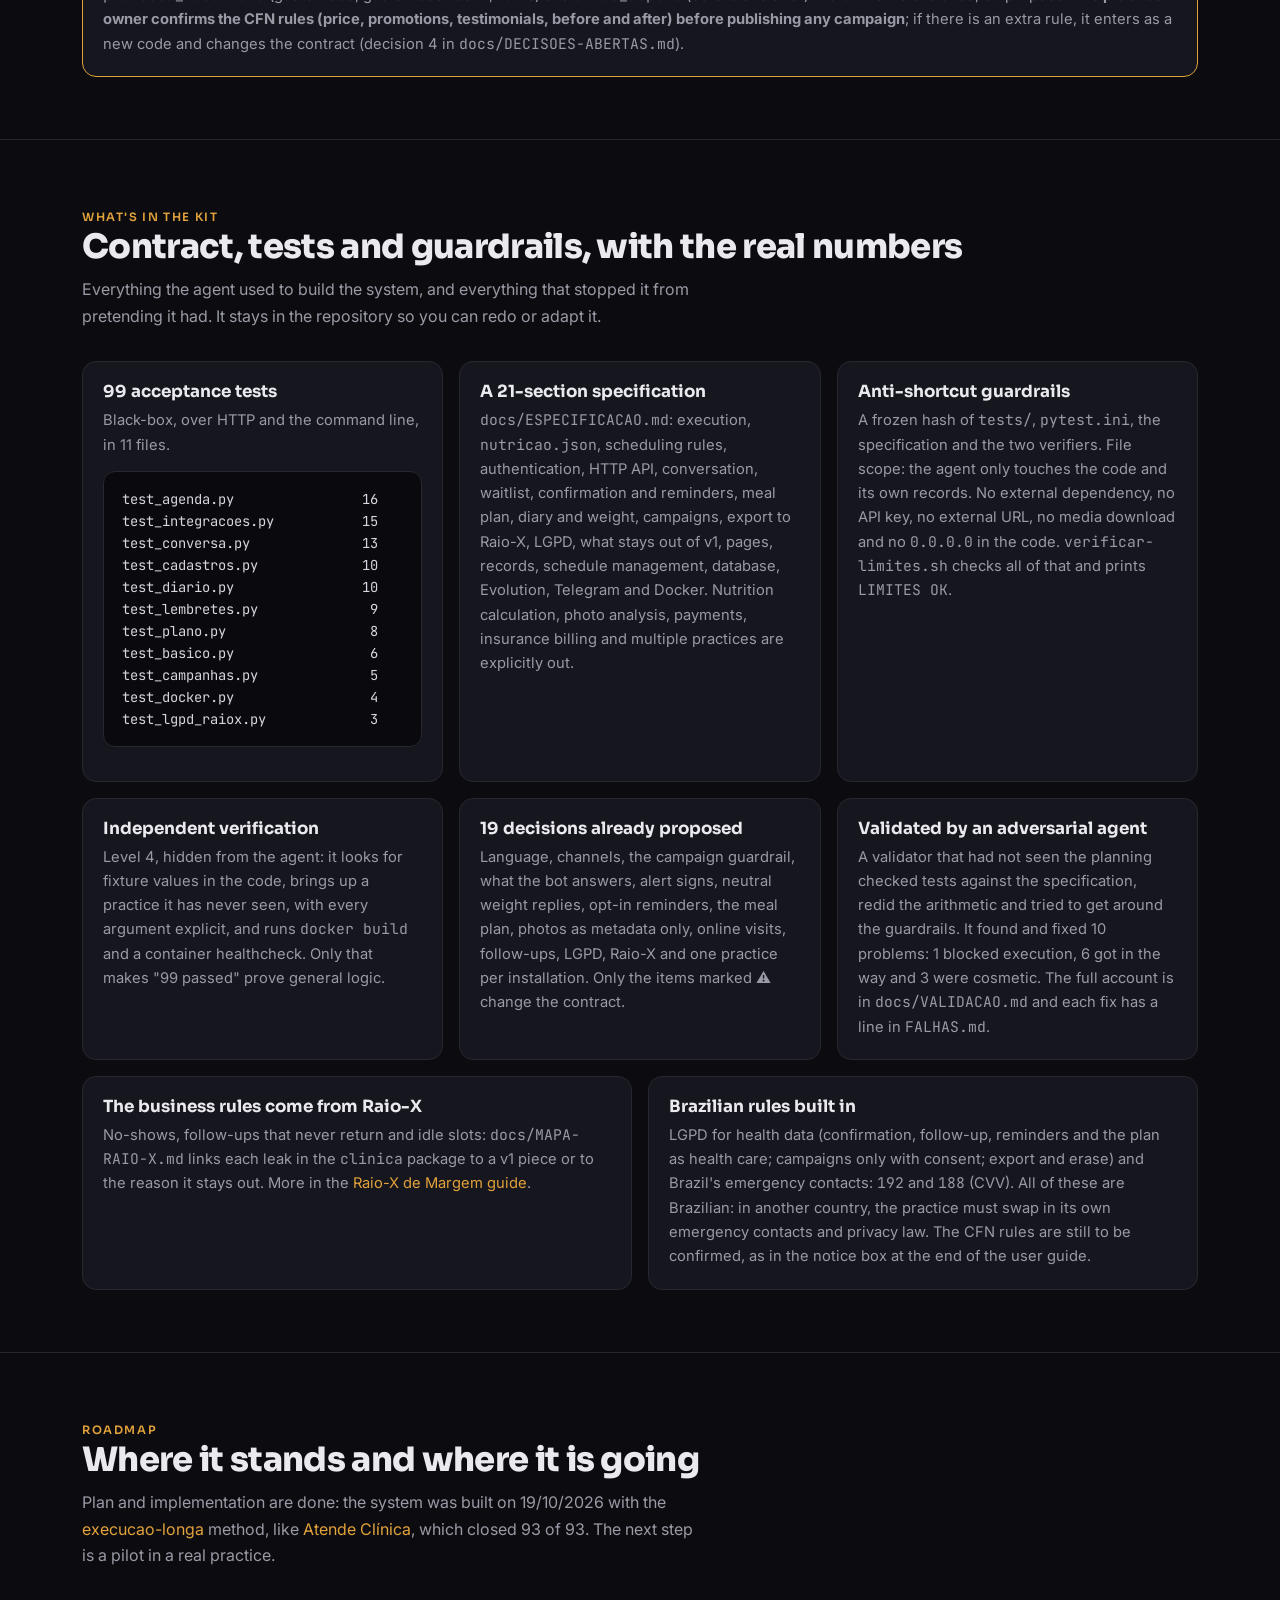
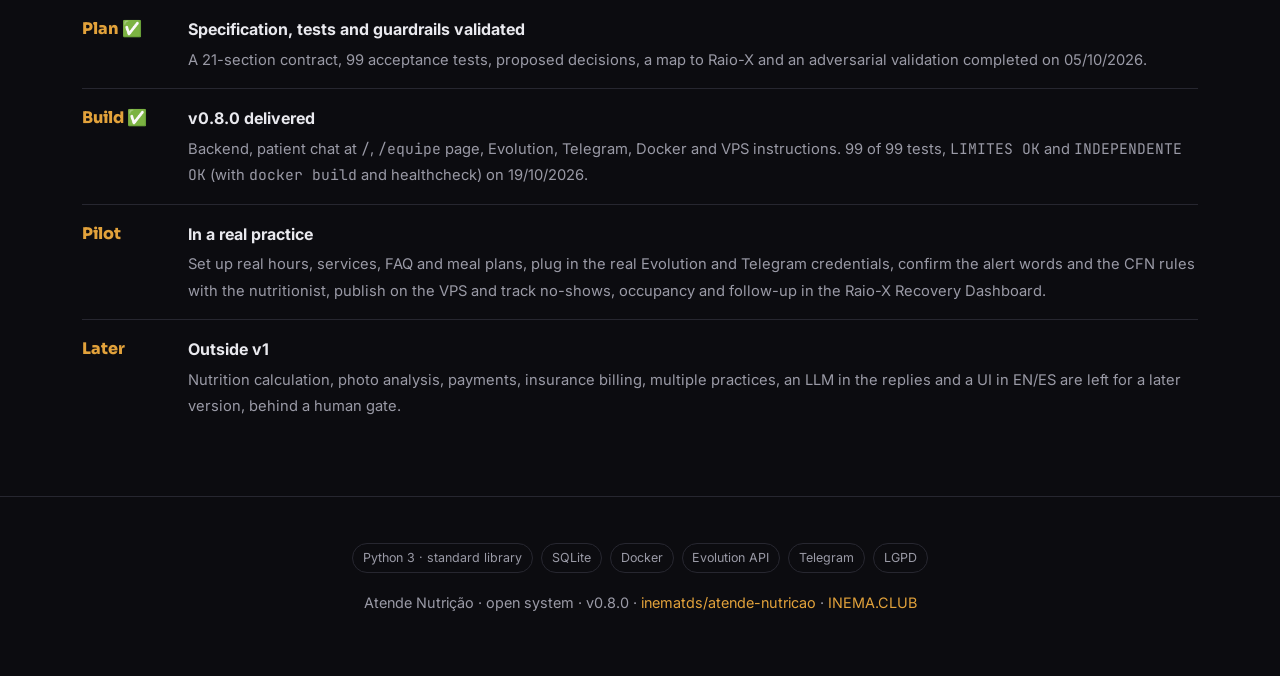
<file: guia/en/index.html>
<!DOCTYPE html>
<html lang="en">
<head>
<meta charset="utf-8">
<meta name="viewport" content="width=device-width, initial-scale=1">
<title>Atende Nutrição — open patient-care system for a nutrition practice: scheduling, meal plan, food diary and a Telegram team desk</title>
<meta name="description" content="Open patient-care system for a nutrition practice, implemented (v0.8.0, 99/99 tests): in-person and online scheduling, meal plan, food diary, opt-in reminders, WhatsApp via Evolution and a Telegram team desk. Runs locally with ./atende serve and on a VPS with Docker.">
<link rel="alternate" hreflang="pt-BR" href="https://inematds.github.io/atende-nutricao/guia/">
<link rel="alternate" hreflang="en" href="https://inematds.github.io/atende-nutricao/guia/en/">
<link rel="alternate" hreflang="es" href="https://inematds.github.io/atende-nutricao/guia/es/">
<link rel="preconnect" href="https://fonts.googleapis.com">
<link rel="preconnect" href="https://fonts.gstatic.com" crossorigin>
<link href="https://fonts.googleapis.com/css2?family=Sora:wght@400;600;800&family=Inter:wght@400;500;600&family=JetBrains+Mono:wght@400;600&display=swap" rel="stylesheet">
<style>
  :root{
    --bg:#0c0c10; --bg2:#14141b; --card:#16161e; --line:#272730;
    --txt:#e9e9ee; --mut:#9a9aa6; --amb:#E2A23B; --amb2:#f0c070; --sky:#38bdf8; --pro:#cbd5e1;
    color-scheme:dark;
  }
  body.light{
    --bg:#f6f7f9; --bg2:#eceef2; --card:#ffffff; --line:#e1e3ea;
    --txt:#1a1a22; --mut:#5b5b68; --amb:#b9791d; --amb2:#a16207; --sky:#0369a1; --pro:#b45309;
    color-scheme:light;
  }
  body.light .hero .glow{opacity:.5}
  body.light pre{background:#0e0e14;color:#d6d6e0}
  body.light pre .c{color:#8a8a98}
  *{box-sizing:border-box}
  html{scroll-behavior:smooth}
  body{margin:0;background:var(--bg);color:var(--txt);font:16px/1.65 Inter,system-ui,sans-serif;-webkit-font-smoothing:antialiased}
  h1,h2,h3{font-family:Sora,sans-serif;line-height:1.15;margin:0}
  a{color:var(--amb);text-decoration:none}
  code,pre{font-family:"JetBrains Mono",monospace}
  .wrap{max-width:1160px;margin:0 auto;padding:0 22px}
  .mut{color:var(--mut)} .amb{color:var(--amb)}
  .chip{display:inline-block;font-size:.72rem;letter-spacing:.14em;text-transform:uppercase;color:var(--amb);font-weight:600;font-family:Sora}
  nav{position:sticky;top:0;z-index:30;backdrop-filter:blur(12px);background:rgba(12,12,16,.78);border-bottom:1px solid var(--line)}
  nav .wrap{display:flex;align-items:center;gap:22px;height:60px}
  nav .brand{display:flex;align-items:center;gap:8px;font-family:Sora;font-weight:800;letter-spacing:-.02em;color:var(--amb)}
  nav .brand .emoji{font-size:1.25rem}
  nav .sep{color:var(--mut);opacity:.45}
  nav .inema{color:var(--sky);font-weight:600;font-size:.88rem;font-family:Sora}
  nav .inema:hover{filter:brightness(1.15)}
  nav .pro{color:var(--pro);font-weight:600;font-size:.88rem;font-family:Sora}
  nav .pro:hover{filter:brightness(1.15)}
  nav .clubpro{display:inline-flex;align-items:center;gap:6px}
  nav .links{margin-left:auto;display:flex;align-items:center;gap:20px;font-size:.92rem}
  nav .links a.sec{color:var(--mut)} nav .links a.sec:hover{color:var(--txt)}
  .lang{display:inline-flex;gap:2px;font-family:Sora;font-size:.78rem}
  .lang a{color:var(--mut);padding:.2em .45em;border-radius:6px} .lang a.on{color:var(--amb);background:rgba(226,162,59,.12)}
  .tgl{background:var(--bg2);border:1px solid var(--line);color:var(--txt);width:38px;height:38px;border-radius:10px;cursor:pointer;display:inline-flex;align-items:center;justify-content:center;font-size:1.05rem}
  .tgl:hover{border-color:var(--amb)}
  .btn{display:inline-block;background:var(--amb);color:#1a1206;font-weight:600;padding:.6em 1.05em;border-radius:10px;font-family:Sora}
  .btn.ghost{background:transparent;color:var(--txt);border:1px solid var(--line)}
  @media(max-width:760px){nav .links a.sec{display:none}}
  @media(max-width:520px){nav .wrap{gap:8px;padding:8px 14px;height:auto;flex-wrap:wrap} nav .links{gap:8px;margin-left:0;width:100%;justify-content:space-between} nav .btn{padding:.45em .7em;font-size:.82rem} .tgl{width:34px;height:34px}}
  .hero{position:relative;overflow:hidden;border-bottom:1px solid var(--line)}
  .hero .glow{position:absolute;inset:-40% -20% auto auto;width:70%;height:600px;background:radial-gradient(closest-side,rgba(226,162,59,.22),transparent 70%);pointer-events:none}
  .hero .wrap{display:grid;grid-template-columns:1.1fr .9fr;gap:40px;align-items:center;padding:74px 22px}
  .hero h1{font-size:clamp(2.2rem,5vw,3.5rem);font-weight:800;letter-spacing:-.025em}
  .hero p.lead{font-size:1.18rem;color:var(--mut);margin:1.1em 0 1.6em;max-width:34ch}
  .hero .cta{display:flex;gap:12px;flex-wrap:wrap}
  .hero figure{margin:0;border-radius:16px;overflow:hidden;border:1px solid var(--line);box-shadow:0 30px 80px -30px #000}
  .hero figure img{width:100%;display:block}
  @media(max-width:780px){.hero .wrap{grid-template-columns:1fr;padding:48px 22px}}
  section{padding:62px 0;border-bottom:1px solid var(--line)}
  section h2{font-size:clamp(1.5rem,3.4vw,2.1rem);font-weight:800;letter-spacing:-.02em}
  section .sub{color:var(--mut);margin:.6em 0 2em;max-width:62ch}
  .grid{display:grid;gap:16px}
  .g3{grid-template-columns:repeat(3,1fr)} .g4{grid-template-columns:repeat(4,1fr)} .g2{grid-template-columns:repeat(2,1fr)}
  @media(max-width:820px){.g3,.g4{grid-template-columns:1fr 1fr}}
  @media(max-width:540px){.g2,.g3,.g4{grid-template-columns:1fr}}
  .card{background:var(--card);border:1px solid var(--line);border-radius:14px;padding:20px}
  .card h3{font-size:1.05rem;margin-bottom:.4em}
  .card p{color:var(--mut);font-size:.92rem;margin:0}
  .num{display:inline-flex;width:30px;height:30px;align-items:center;justify-content:center;border-radius:8px;background:rgba(226,162,59,.14);color:var(--amb);font-family:Sora;font-weight:800;font-size:.9rem;margin-bottom:.7em}
  .flow{display:flex;flex-wrap:wrap;gap:8px;align-items:center;margin-top:10px}
  .flow span{background:var(--bg2);border:1px solid var(--line);border-radius:999px;padding:.45em .9em;font-size:.85rem;font-family:Sora;font-weight:600}
  .flow .arr{color:var(--amb);border:none;background:none;padding:0 .1em}
  pre{background:#0a0a0e;border:1px solid var(--line);border-radius:12px;padding:16px 18px;overflow:auto;font-size:.86rem;line-height:1.6;color:#d6d6e0}
  pre .c{color:#6f6f7c} pre .k{color:var(--amb2)} pre .s{color:#9ece6a}
  .step{display:grid;grid-template-columns:46px minmax(0,1fr);gap:16px;margin-bottom:26px}
  .step>div,.card{min-width:0}
  p code,li code,td code{overflow-wrap:anywhere}
  .step .b{width:46px;height:46px;border-radius:12px;background:var(--amb);color:#1a1206;font-family:Sora;font-weight:800;font-size:1.25rem;display:flex;align-items:center;justify-content:center}
  .step h3{font-size:1.12rem;margin-bottom:.3em}
  .step p{color:var(--mut);margin:.2em 0 .7em}
  .ex{display:grid;grid-template-columns:1fr 1fr;gap:18px}
  @media(max-width:680px){.ex{grid-template-columns:1fr}}
  .ex figure{margin:0;border-radius:14px;overflow:hidden;border:1px solid var(--line)}
  .ex figure img{width:100%;display:block}
  .ex figcaption{padding:12px 14px;font-size:.88rem;color:var(--mut);background:var(--card)}
  .phase{display:flex;gap:14px;padding:16px 0;border-bottom:1px solid var(--line)}
  .phase:last-child{border:none}
  .phase .tag{flex:0 0 92px;font-family:Sora;font-weight:800;color:var(--amb)}
  .phase .d strong{display:block;margin-bottom:.2em}
  .phase .d span{color:var(--mut);font-size:.92rem}
  footer{padding:46px 0;text-align:center;color:var(--mut);font-size:.9rem}
  .pill{display:inline-block;border:1px solid var(--line);border-radius:999px;padding:.3em .8em;font-size:.78rem;color:var(--mut);margin:0 4px}
</style>
</head>
<body>

<nav><div class="wrap">
  <a class="brand" href="#top"><span class="emoji">🥗</span> Atende Nutrição</a>
  <span class="sep">|</span>
  <span class="clubpro">
    <a class="inema" href="https://inema.club" target="_blank" rel="noopener">INEMA.CLUB</a>
    <span class="sep">-</span>
    <a class="pro" href="https://inema.pro" target="_blank" rel="noopener">PRO</a>
  </span>
  <div class="links">
    <a class="sec" href="#oque">What it is</a>
    <a class="sec" href="#fluxo">How it works</a>
    <a class="sec" href="#guia">User guide</a>
    <a class="sec" href="#kit">What's in the kit</a>
    <a class="sec" href="#roadmap">Roadmap</a>
    <span class="lang"><a href="../">PT</a><a class="on" href="./">EN</a><a href="../es/">ES</a></span>
    <button class="tgl" id="themeToggle" aria-label="Toggle theme" title="Toggle theme">🌙</button>
    <a class="btn" href="https://github.com/inematds/atende-nutricao" target="_blank" rel="noopener">GitHub</a>
  </div>
</div></nav>

<header class="hero" id="top">
  <div class="glow"></div>
  <div class="wrap">
    <div>
      <span class="chip">Implemented system · v0.8.0 · 99/99 tests · open source</span>
      <h1>The ready system for patients to <span class="amb">follow</span> the plan</h1>
      <p class="lead">The patient care system of a nutrition practice, ready to run in your own environment: in-person and online scheduling with confirmation and follow-up, a meal plan with versions, a diary for meals, water and weight, opt-in reminders, a patient chat and a Telegram team desk. The bot never prescribes. <strong>Implemented on 19/10/2026: v0.8.0, 99 of 99 tests passing and the independent verification with Docker approved.</strong></p>
      <div class="cta">
        <a class="btn" href="#guia">Start the guide</a>
        <a class="btn ghost" href="https://github.com/inematds/atende-nutricao" target="_blank" rel="noopener">View on GitHub</a>
      </div>
    </div>
    <figure><img src="../assets/banner-en.jpg" alt="Atende Nutrição banner: in-person and online scheduling, meal plan, diary, opt-in reminders and a Telegram team desk"></figure>
  </div>
</header>

<section id="oque"><div class="wrap">
  <span class="chip">What it is</span>
  <h2>An open system, built from the contract to 99 green tests</h2>
  <p class="sub">The repository ships the ready app (server, patient chat at <code>/</code>, team page at <code>/equipe</code>, Evolution, Telegram and Docker) together with the contract that defined it, the test suite that proves it and the guardrails that stopped the agent from cheating. It was built by an agent on a subscription, in a long run, up to 99 of 99 tests. Its sibling <a href="https://inematds.github.io/atende-clinica/guia/en/" target="_blank" rel="noopener">Atende Clínica</a>, which it is based on, was built the same way and closed 93 of 93.</p>
  <figure style="margin:0 0 26px;border-radius:16px;overflow:hidden;border:1px solid var(--line);box-shadow:0 30px 80px -30px #000"><img src="../assets/banner-grade-en.jpg" alt="In-person and online scheduling, versioned meal plan, diary of meals, water and weight, opt-in reminders, 192 and 188 alerts, health-data privacy and a Telegram team desk" loading="lazy" style="width:100%;display:block"></figure>
  <div class="grid g3">
    <div class="card"><h3>🥗 The system</h3><p>Scheduling for first visits and follow-ups, in person or online (the team supplies the link), with no double booking. A meal plan entered by the nutritionist, with versions, and a bot that answers only what is in that patient's plan. Python 3 with the standard library only, plus SQLite, one practice per installation.</p></div>
    <div class="card"><h3>📦 The method, included</h3><p>A 21-section specification, 99 black-box tests, 19 proposed decisions, a map to Raio-X, the <code>/goal</code> and headless-loop prompts used to build it, and the guardrails that froze the contract. Before the run, an adversarial validator fixed 10 problems in the plan, 1 of which would have blocked execution.</p></div>
    <div class="card"><h3>📈 Source: Raio-X de Margem</h3><p>No-shows, follow-ups that never happen and idle slots are the leaks that scheduling attacks. The system returns <code>atendimentos_mes</code>, <code>falta_pct</code>, <code>ocupacao_pct</code>, <code>clientes_novos_mes</code> and <code>retorno_atual_pct</code> for the <a href="https://inematds.github.io/raio-x-margem/guia/en/" target="_blank" rel="noopener">Raio-X de Margem</a> dashboard, which is the source of the business rules.</p></div>
  </div>
  <div class="grid g3" style="margin-top:16px">
    <div class="card"><h3>🚨 Alerts in two lists</h3><p>A physical sign (chest pain, fainting, vomiting that will not stop, hypoglycemia) is answered with <code>192</code> and the emergency room. Eating disorders and self-harm (binge eating, purging, laxatives, suicidal thoughts) are answered with <code>188</code> (CVV) and the nutritionist. Both open a high-priority queue entry, even while a human chat is open. 192 and 188/CVV are Brazilian emergency numbers: in another country, the practice must swap in its local emergency contacts.</p></div>
    <div class="card"><h3>🔒 Health-data privacy (LGPD)</h3><p>The plan, diary and weight are sensitive data: a patient can export everything, and deletion <strong>erases</strong> it (it does not merely anonymize). "PARAR" (stop) blocks everything automatic. Campaigns need specific consent. LGPD is the Brazilian data protection law: in another country, the practice must apply its local health-data law.</p></div>
    <div class="card"><h3>⚠️ CFN rules: not researched yet</h3><p>Raio-X researched the medical, dental and physiotherapy councils (CFM, CFO and COFFITO), not the nutritionists' council (CFN). The campaign guardrail is only the common minimum (promising results, before-and-after). <strong>The owner must confirm the CFN rules before publishing any campaign.</strong></p></div>
  </div>
</div></section>

<section id="fluxo"><div class="wrap">
  <span class="chip">How it works</span>
  <h2>From "I want to book" to the everyday diary</h2>
  <p class="sub">This is the flow of the implemented system. A dependency-free Python server, SQLite in a data folder and Docker for the VPS. Evolution and Telegram come in only through environment variables; without them the outbox is simulated and no network call leaves the machine.</p>
  <div class="flow">
    <span>Site chat or WhatsApp (Evolution)</span><span class="arr">→</span>
    <span>Book: in person or online</span><span class="arr">→</span>
    <span>Confirmation 1/2 and waitlist</span><span class="arr">→</span>
    <span>Meal plan sent by the team</span><span class="arr">→</span>
    <span>Diary and opt-in reminders</span><span class="arr">→</span>
    <span>Scheduled follow-up and monthly numbers for Raio-X</span>
  </div>
  <div class="grid g3" style="margin-top:22px">
    <div class="card"><h3>Patient</h3><p>Through the chat or WhatsApp the patient books, confirms with <code>1</code> or <code>2</code>, asks for the online visit <code>link</code>, checks <code>meu plano</code> (my plan) or <code>o que posso comer no lanche da tarde</code> (what can I eat at the afternoon snack), logs <code>2 copos</code> (2 glasses), <code>pulei o almoço</code> (I skipped lunch) or <code>peso 82,5</code> (weight 82.5), gets FAQ answers, asks for a human and sends "PARAR" when they want no more messages. The bot's chat commands are in Portuguese.</p></div>
    <div class="card"><h3>Team on Telegram</h3><p>Notices of new and cancelled bookings, and the commands <code>/agenda</code>, <code>/alertas</code>, <code>/fila</code>, <code>/responder</code> and <code>/encerrar</code>, also as a direct reply to the patient's message.</p></div>
    <div class="card"><h3>/equipe page</h3><p>With a token: schedule, patients, meal plan, diary and adherence, weight series, FAQ, records, blocked time and the human queue.</p></div>
  </div>
  <div class="grid g3" style="margin-top:16px">
    <div class="card"><h3>Meal plan</h3><p>Meals by time of day, with options and notes, in versions (the latest is the active one). The team reviews it and sends it to the patient. Outside the plan, "can I eat chocolate?" becomes "I don't advise outside the plan" and goes to a human. There is no nutrition calculation in v1.</p></div>
    <div class="card"><h3>Diary, weight and goals</h3><p>Glasses of water against a goal, meals done or skipped, a meal photo (metadata only, no image is downloaded) and a weight series with the change. The reply to a weight is neutral and non-judgmental: the system never comments on progress.</p></div>
    <div class="card"><h3>Opt-in reminders</h3><p>The team sets up, at the visit, reminders for water and for the plan's meals, at the times the patient chose. There is a tolerance window: a late reminder does not pile up. <code>parar lembretes</code> (stop reminders) turns off reminders only.</p></div>
  </div>
</div></section>

<section id="pre"><div class="wrap">
  <span class="chip">Prerequisites</span>
  <h2>What you need</h2>
  <p class="sub">To run it locally you only need Python 3.10+ (pytest only for the tests). Docker comes in for the independent verification and the deploy; Evolution and Telegram are optional and yours. An agent on your subscription is only needed if you want to redo or adapt the system with the method.</p>
  <div class="grid g3">
    <div class="card"><h3>Python 3.10+ and pytest</h3><p>The tests use pytest (a development tool). The application itself has no dependencies.</p><pre><span class="c"># check</span>
<span class="k">python3</span> --version
<span class="k">python3</span> -m pip install pytest</pre></div>
    <div class="card"><h3>Claude Code or Codex (optional)</h3><p>Only to redo or adapt it with the method, on your subscription, no paid API. For the headless loop, clone <a href="https://github.com/inematds/execucao-longa" target="_blank" rel="noopener">execucao-longa</a> into <code>~/projetos</code>.</p><pre><span class="c"># check</span>
<span class="k">codex</span> --version   <span class="c"># or: claude --version</span></pre></div>
    <div class="card"><h3>Docker, Evolution and Telegram</h3><p>Docker does the final build and the VPS deploy. An Evolution instance and a Telegram bot are needed only if you want those channels; credentials live in <code>.env</code>.</p><pre><span class="c"># check</span>
<span class="k">docker</span> --version</pre></div>
  </div>
</div></section>

<section id="guia"><div class="wrap">
  <span class="chip">User guide · step by step</span>
  <h2>From clone to a running system, in your own environment</h2>
  <p class="sub">The commands below are the ones in the repository. The cycle: clone and check the tests, configure the practice, run it locally, confirm with the verifications and publish on your VPS.</p>

  <div class="step"><div class="b">1</div><div>
    <h3>Clone the repository and check the tests</h3>
    <p>The system is already implemented (v0.8.0). Check that the whole suite passes on your machine.</p>
<pre><span class="k">git clone</span> <span class="s">https://github.com/inematds/atende-nutricao</span> && <span class="k">cd</span> atende-nutricao
<span class="k">python3</span> -m pytest -q tests/ | tail -n 1                <span class="c"># 99 passed</span>
<span class="k">./atende</span> --help                                     <span class="c"># serve, raiox, backup, restaurar</span></pre>
  </div></div>

  <div class="step"><div class="b">2</div><div>
    <h3>Configure your practice</h3>
    <p>Copy the example into a data folder and edit it: replace <code>TROQUE-ESTE-TOKEN</code> with your own secret and adjust the practice, professionals, services, hours and FAQ. Professionals, services and FAQ seed the database only on the first run; after that they are changed through the API or the <code>/equipe</code> page. Also read <code>docs/DECISOES-ABERTAS.md</code>: 19 default proposals already applied; items marked ⚠ (campaign guardrail, alert words, weight rules) need the owner's confirmation, including the CFN question in the box below.</p>
<pre><span class="k">mkdir</span> -p dados && <span class="k">cp</span> exemplos/nutricao.json dados/nutricao.json
<span class="k">less</span> docs/DECISOES-ABERTAS.md</pre>
  </div></div>

  <div class="step"><div class="b">3</div><div>
    <h3>Run it locally</h3>
    <p>Start the server. The patient chat is at <code>/</code> and the team page at <code>/equipe</code> (<code>X-Token</code> header). Without the Evolution and Telegram variables, WhatsApp uses a simulated outbox and no network call leaves the machine. <code>ATENDE_AGORA</code> fixes the clock for tests only.</p>
<pre><span class="k">./atende</span> serve --porta 8080 --dados dados
<span class="c"># open http://127.0.0.1:8080/ and http://127.0.0.1:8080/equipe</span></pre>
  </div></div>

  <div class="step"><div class="b">4</div><div>
    <h3>Confirm with the verifications</h3>
    <p>The same ones that closed the implementation. The first checks the guardrails (contract and tests intact, only in-scope files, no external dependency, no key, no <code>0.0.0.0</code>). The second, which the agent never saw, looks for fixture values copied into the code, starts a practice that never appeared before (20-min slots, 40-min visits, follow-up in 15 days, no online care, a meal plan with differently named meals, another clock) and runs <code>docker build</code> with a healthcheck.</p>
<pre><span class="k">bash</span> longrun/2026-10-05-nutri-v1/verificar-limites.sh               <span class="c"># LIMITES OK at close; now flags only guia/ and README.en/es (docs added later)</span>
<span class="k">python3</span> longrun/2026-10-05-nutri-v1/verificar-independente.py      <span class="c"># INDEPENDENTE OK</span></pre>
  </div></div>

  <div class="step"><div class="b">5</div><div>
    <h3>Deploy on your VPS</h3>
    <p>The deploy is yours, with your own credentials, on a VPS with Docker and Compose. The published port stays on <code>127.0.0.1:8080</code> only, behind your HTTPS proxy (forward <code>/</code>, <code>/equipe</code>, <code>/api/</code> and <code>/webhook/</code>). The <code>./dados</code> volume keeps the database and configuration; <code>./backups</code> receives the backups.</p>
<pre><span class="k">umask</span> 077 && <span class="k">cp</span> .env.exemplo .env && <span class="k">mkdir</span> -p dados backups
<span class="k">test</span> -f dados/nutricao.json || <span class="k">cp</span> exemplos/nutricao.json dados/nutricao.json
<span class="k">chmod</span> 700 dados backups && <span class="k">chmod</span> 600 .env dados/nutricao.json
<span class="k">docker compose</span> up -d --build && <span class="k">docker compose</span> ps</pre>
    <p>Integrations, only the ones you will use, in <code>.env</code>: Evolution (<code>EVOLUTION_URL</code>, <code>EVOLUTION_API_KEY</code>, <code>EVOLUTION_INSTANCIA</code>, <code>WEBHOOK_SEGREDO</code>; webhook at <code>/webhook/evolution/&lt;secret&gt;</code>, event <code>MESSAGES_UPSERT</code>) and Telegram (<code>TELEGRAM_*</code>; <code>setWebhook</code> to <code>/webhook/telegram</code> with <code>secret_token</code>). Schedule a call to <code>POST /api/tarefas/rodar</code> every minute (confirmations, follow-ups, reminders) and the daily backup in cron.</p>
<pre><span class="k">docker compose</span> exec -T atende ./atende backup --dados /dados --saida /backups/estado.sqlite3</pre>
    <p>The full walkthrough (proxy, webhooks, tasks, backup and restore) is in the "VPS deployment" section of the <a href="https://github.com/inematds/atende-nutricao/blob/main/README.en.md#vps-deployment" target="_blank" rel="noopener">README</a>.</p>
  </div></div>

  <div class="step"><div class="b">6</div><div>
    <h3>What depends on you</h3>
    <p>The code is ready; the rest belongs to the practice owner: the real Evolution (WhatsApp) and Telegram bot credentials, the deploy on the VPS, the real data (hours, services, FAQ, meal plans), confirming the alert words with the nutritionist, and the CFN rules before any campaign.</p>
  </div></div>

  <div class="step"><div class="b">7</div><div>
    <h3>How it was built (and how to redo or adapt it)</h3>
    <p>The system was built with the <a href="https://inematds.github.io/execucao-longa/guia/" target="_blank" rel="noopener">long-run execution</a> method: first the contract (<code>docs/ESPECIFICACAO.md</code>) and the 99 tests, then a hash freeze (<code>congelar.sh</code>), and then an agent on a subscription worked in cycles until <code>99 passed</code>, <code>LIMITES OK</code> and <code>INDEPENDENTE OK</code>. Want to adapt it to another practice or change a rule marked ⚠? The method is still in the repository: edit the specification and the tests, freeze again and run the headless loop (<code>loop-longrun.sh</code>) or <code>/goal</code> in Claude Code or Codex, following the prompts in <code>longrun/2026-10-05-nutri-v1/</code>.</p>
<pre><span class="k">bash</span> longrun/2026-10-05-nutri-v1/congelar.sh
<span class="k">~/projetos/execucao-longa/tools/loop-longrun.sh</span> longrun/2026-10-05-nutri-v1</pre>
  </div></div>

  <div class="card" style="border-color:var(--amb)"><h3>⚠️ Before publishing any campaign: the CFN</h3><p>The advertising rules for nutritionists, set by the Brazilian Federal Council of Nutritionists (CFN), have not been researched in this project yet. The campaign guardrail (section 11 of the specification) is the minimum common to the medical, dental and physiotherapy councils: it blocks <code>promessa_resultado</code> (guaranteed, guaranteed result, 100%) and <code>antes_depois</code> (before and after). No CFN article is cited, on purpose. <strong>The practice owner confirms the CFN rules (price, promotions, testimonials, before and after) before publishing any campaign</strong>; if there is an extra rule, it enters as a new code and changes the contract (decision 4 in <code>docs/DECISOES-ABERTAS.md</code>).</p></div>
</div></section>

<section id="kit"><div class="wrap">
  <span class="chip">What's in the kit</span>
  <h2>Contract, tests and guardrails, with the real numbers</h2>
  <p class="sub">Everything the agent used to build the system, and everything that stopped it from pretending it had. It stays in the repository so you can redo or adapt it.</p>
  <div class="grid g3">
    <div class="card"><h3>99 acceptance tests</h3><p>Black-box, over HTTP and the command line, in 11 files.</p><pre>test_agenda.py                16
test_integracoes.py           15
test_conversa.py              13
test_cadastros.py             10
test_diario.py                10
test_lembretes.py              9
test_plano.py                  8
test_basico.py                 6
test_campanhas.py              5
test_docker.py                 4
test_lgpd_raiox.py             3</pre></div>
    <div class="card"><h3>A 21-section specification</h3><p><code>docs/ESPECIFICACAO.md</code>: execution, <code>nutricao.json</code>, scheduling rules, authentication, HTTP API, conversation, waitlist, confirmation and reminders, meal plan, diary and weight, campaigns, export to Raio-X, LGPD, what stays out of v1, pages, records, schedule management, database, Evolution, Telegram and Docker. Nutrition calculation, photo analysis, payments, insurance billing and multiple practices are explicitly out.</p></div>
    <div class="card"><h3>Anti-shortcut guardrails</h3><p>A frozen hash of <code>tests/</code>, <code>pytest.ini</code>, the specification and the two verifiers. File scope: the agent only touches the code and its own records. No external dependency, no API key, no external URL, no media download and no <code>0.0.0.0</code> in the code. <code>verificar-limites.sh</code> checks all of that and prints <code>LIMITES OK</code>.</p></div>
    <div class="card"><h3>Independent verification</h3><p>Level 4, hidden from the agent: it looks for fixture values in the code, brings up a practice it has never seen, with every argument explicit, and runs <code>docker build</code> and a container healthcheck. Only that makes "99 passed" prove general logic.</p></div>
    <div class="card"><h3>19 decisions already proposed</h3><p>Language, channels, the campaign guardrail, what the bot answers, alert signs, neutral weight replies, opt-in reminders, the meal plan, photos as metadata only, online visits, follow-ups, LGPD, Raio-X and one practice per installation. Only the items marked ⚠ change the contract.</p></div>
    <div class="card"><h3>Validated by an adversarial agent</h3><p>A validator that had not seen the planning checked tests against the specification, redid the arithmetic and tried to get around the guardrails. It found and fixed 10 problems: 1 blocked execution, 6 got in the way and 3 were cosmetic. The full account is in <code>docs/VALIDACAO.md</code> and each fix has a line in <code>FALHAS.md</code>.</p></div>
  </div>
  <div class="grid g2" style="margin-top:16px">
    <div class="card"><h3>The business rules come from Raio-X</h3><p>No-shows, follow-ups that never return and idle slots: <code>docs/MAPA-RAIO-X.md</code> links each leak in the <code>clinica</code> package to a v1 piece or to the reason it stays out. More in the <a href="https://inematds.github.io/raio-x-margem/guia/en/" target="_blank" rel="noopener">Raio-X de Margem guide</a>.</p></div>
    <div class="card"><h3>Brazilian rules built in</h3><p>LGPD for health data (confirmation, follow-up, reminders and the plan as health care; campaigns only with consent; export and erase) and Brazil's emergency contacts: <code>192</code> and <code>188</code> (CVV). All of these are Brazilian: in another country, the practice must swap in its own emergency contacts and privacy law. The CFN rules are still to be confirmed, as in the notice box at the end of the user guide.</p></div>
  </div>
</div></section>

<section id="roadmap"><div class="wrap">
  <span class="chip">Roadmap</span>
  <h2>Where it stands and where it is going</h2>
  <p class="sub">Plan and implementation are done: the system was built on 19/10/2026 with the <a href="https://inematds.github.io/execucao-longa/guia/" target="_blank" rel="noopener">execucao-longa</a> method, like <a href="https://inematds.github.io/atende-clinica/guia/en/" target="_blank" rel="noopener">Atende Clínica</a>, which closed 93 of 93. The next step is a pilot in a real practice.</p>
  <div class="phase"><div class="tag">Plan ✅</div><div class="d"><strong>Specification, tests and guardrails validated</strong><span>A 21-section contract, 99 acceptance tests, proposed decisions, a map to Raio-X and an adversarial validation completed on 05/10/2026.</span></div></div>
  <div class="phase"><div class="tag">Build ✅</div><div class="d"><strong>v0.8.0 delivered</strong><span>Backend, patient chat at <code>/</code>, <code>/equipe</code> page, Evolution, Telegram, Docker and VPS instructions. 99 of 99 tests, <code>LIMITES OK</code> and <code>INDEPENDENTE OK</code> (with <code>docker build</code> and healthcheck) on 19/10/2026.</span></div></div>
  <div class="phase"><div class="tag">Pilot</div><div class="d"><strong>In a real practice</strong><span>Set up real hours, services, FAQ and meal plans, plug in the real Evolution and Telegram credentials, confirm the alert words and the CFN rules with the nutritionist, publish on the VPS and track no-shows, occupancy and follow-up in the Raio-X Recovery Dashboard.</span></div></div>
  <div class="phase"><div class="tag">Later</div><div class="d"><strong>Outside v1</strong><span>Nutrition calculation, photo analysis, payments, insurance billing, multiple practices, an LLM in the replies and a UI in EN/ES are left for a later version, behind a human gate.</span></div></div>
</div></section>

<footer>
  <div class="wrap">
    <div class="pill">Python 3 · standard library</div><div class="pill">SQLite</div><div class="pill">Docker</div><div class="pill">Evolution API</div><div class="pill">Telegram</div><div class="pill">LGPD</div>
    <p style="margin-top:18px">Atende Nutrição · open system · v0.8.0 ·
      <a href="https://github.com/inematds/atende-nutricao">inematds/atende-nutricao</a> ·
      <a href="https://inema.club">INEMA.CLUB</a></p>
  </div>
</footer>

<script>
  (function(){
    var KEY='atende-nutricao-theme';
    var b=document.body, t=document.getElementById('themeToggle');
    if(localStorage.getItem(KEY)==='light'){ b.classList.add('light'); t.textContent='☀️'; }
    t.addEventListener('click',function(){
      var light=b.classList.toggle('light');
      t.textContent=light?'☀️':'🌙';
      localStorage.setItem(KEY, light?'light':'dark');
    });
  })();
</script>
</body>
</html>
</file>
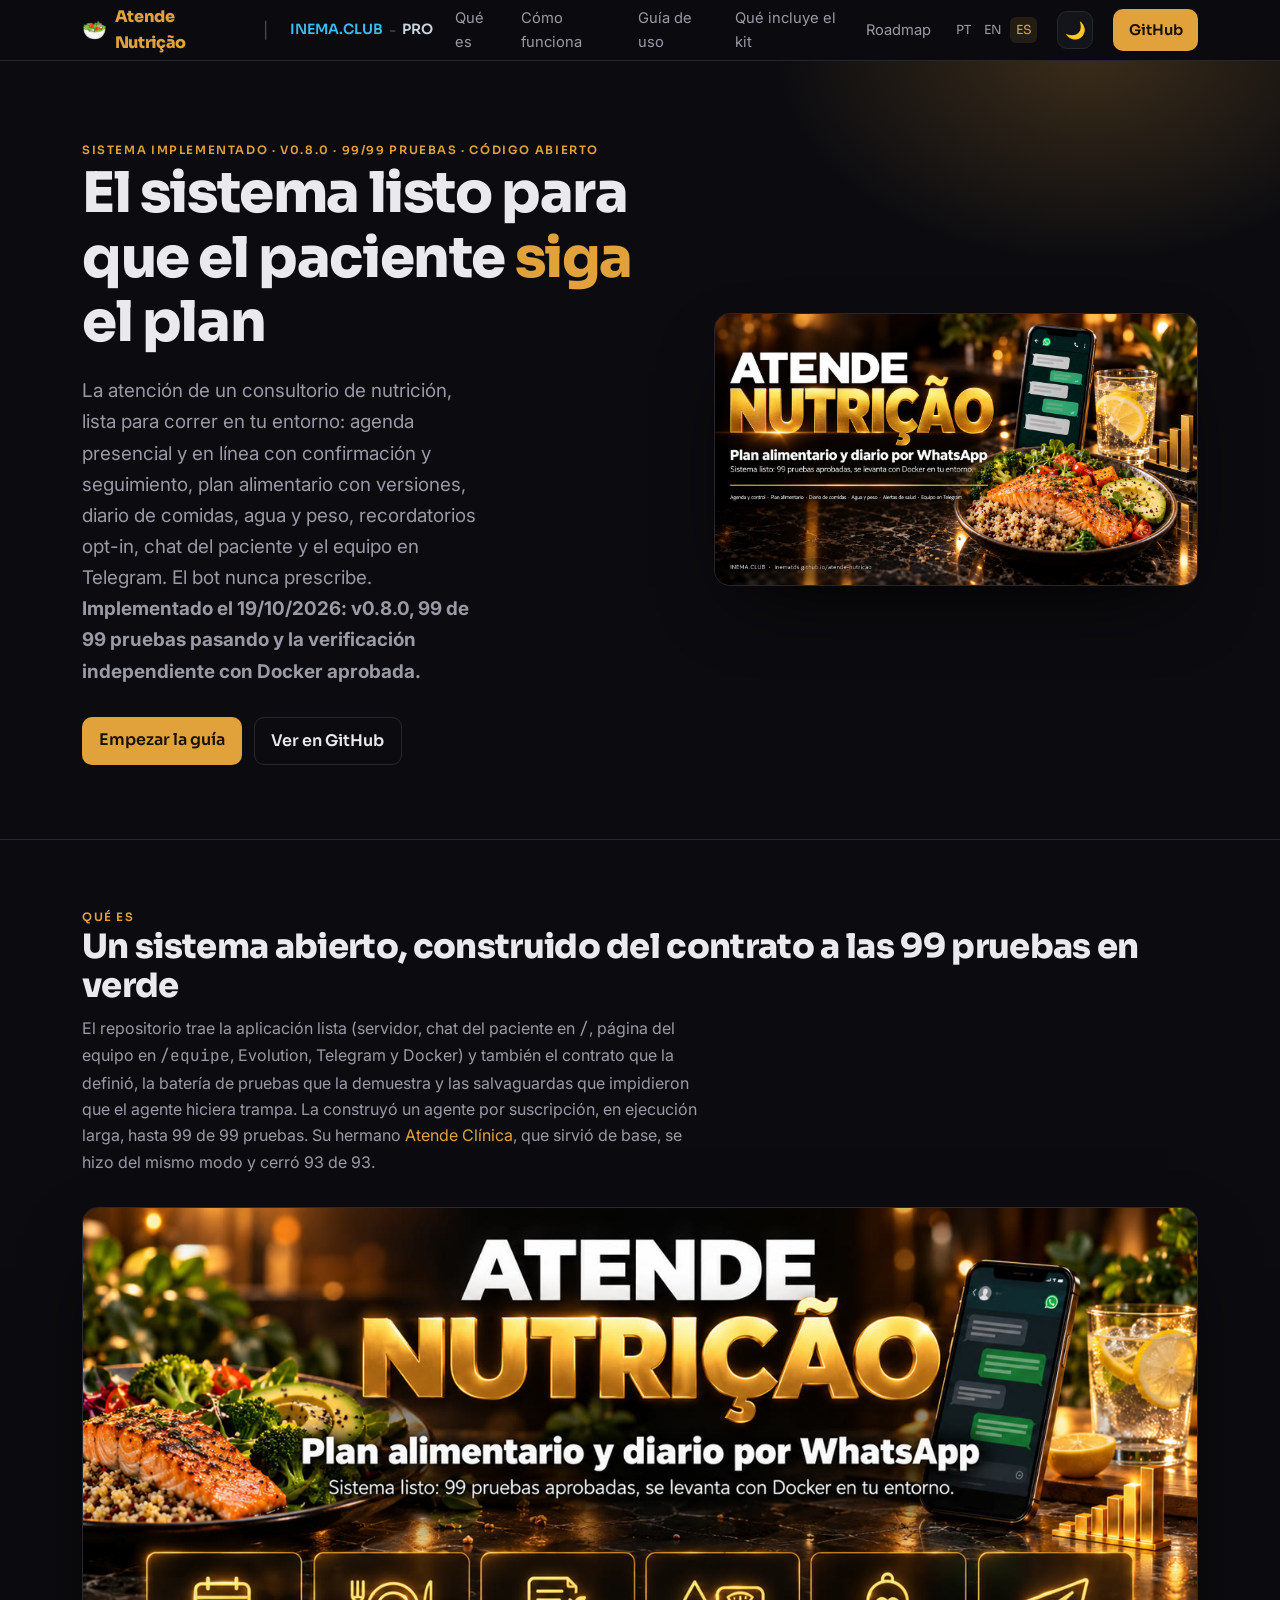
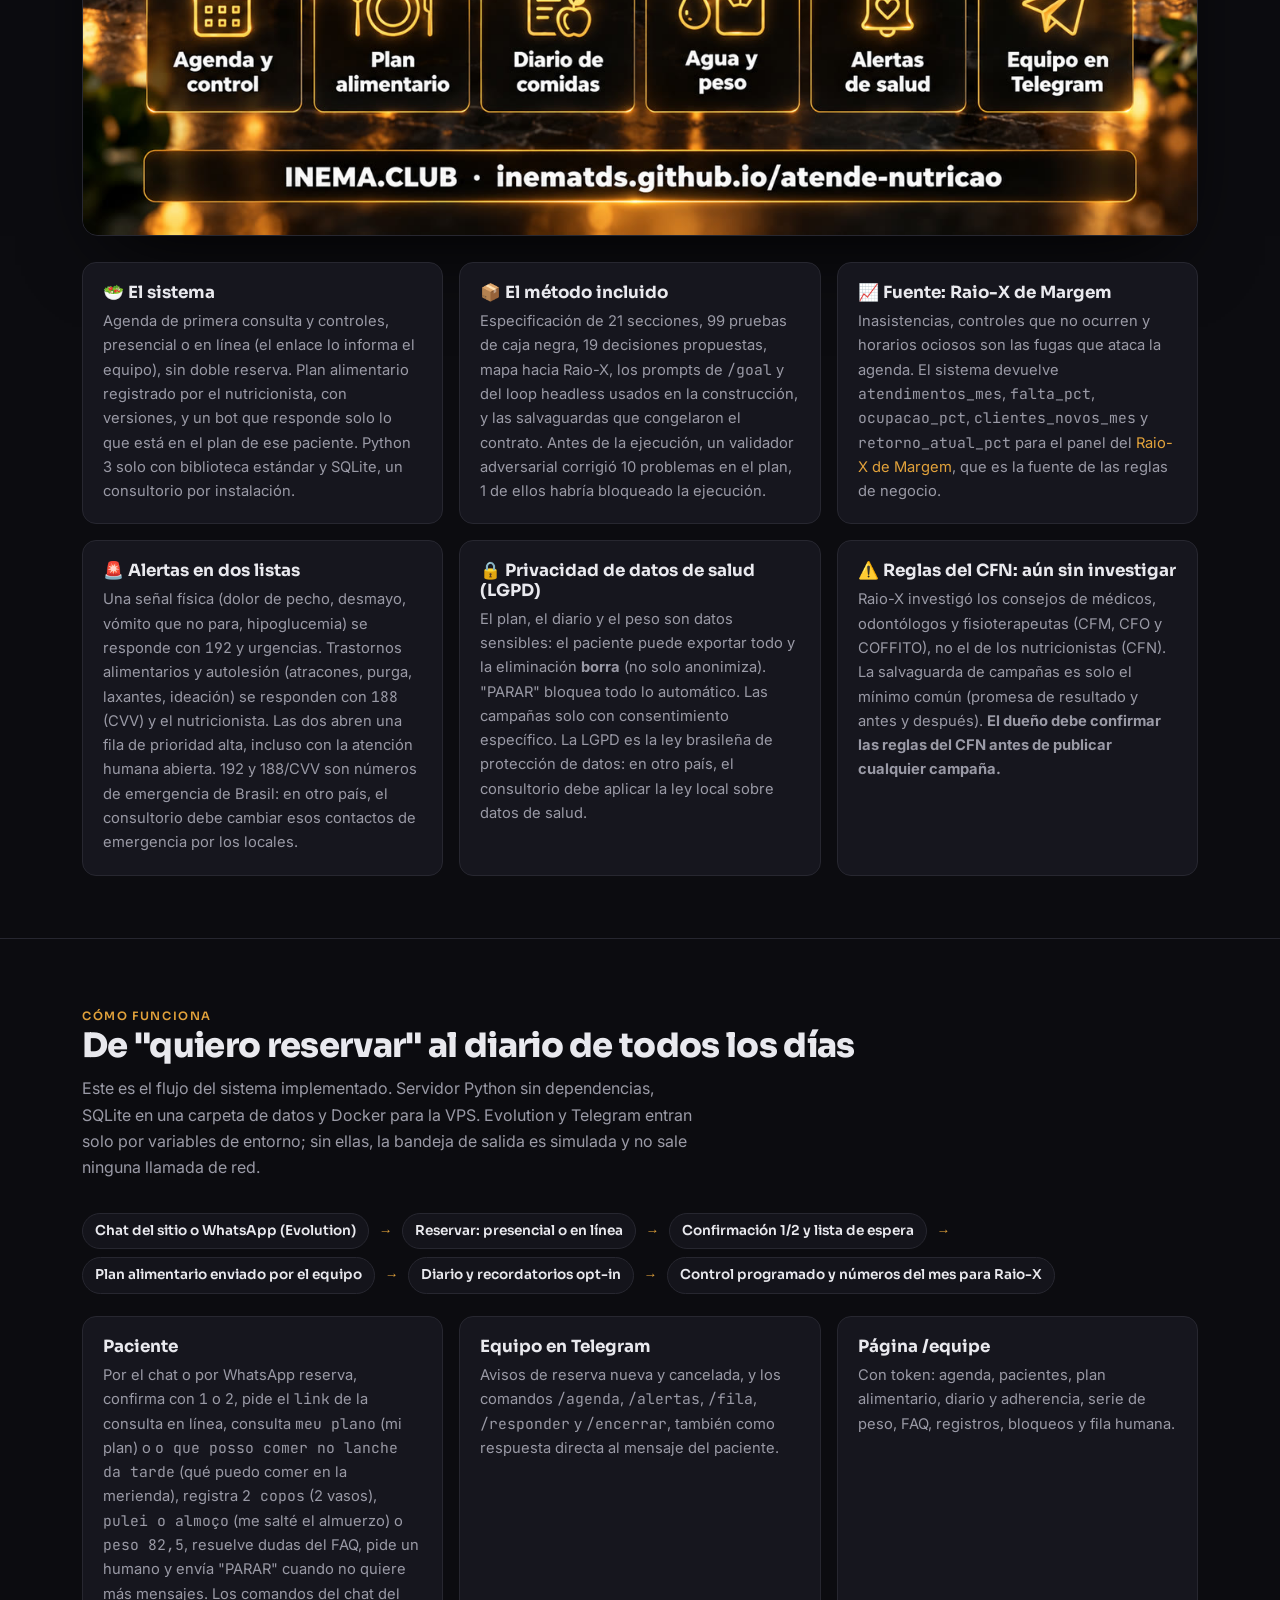
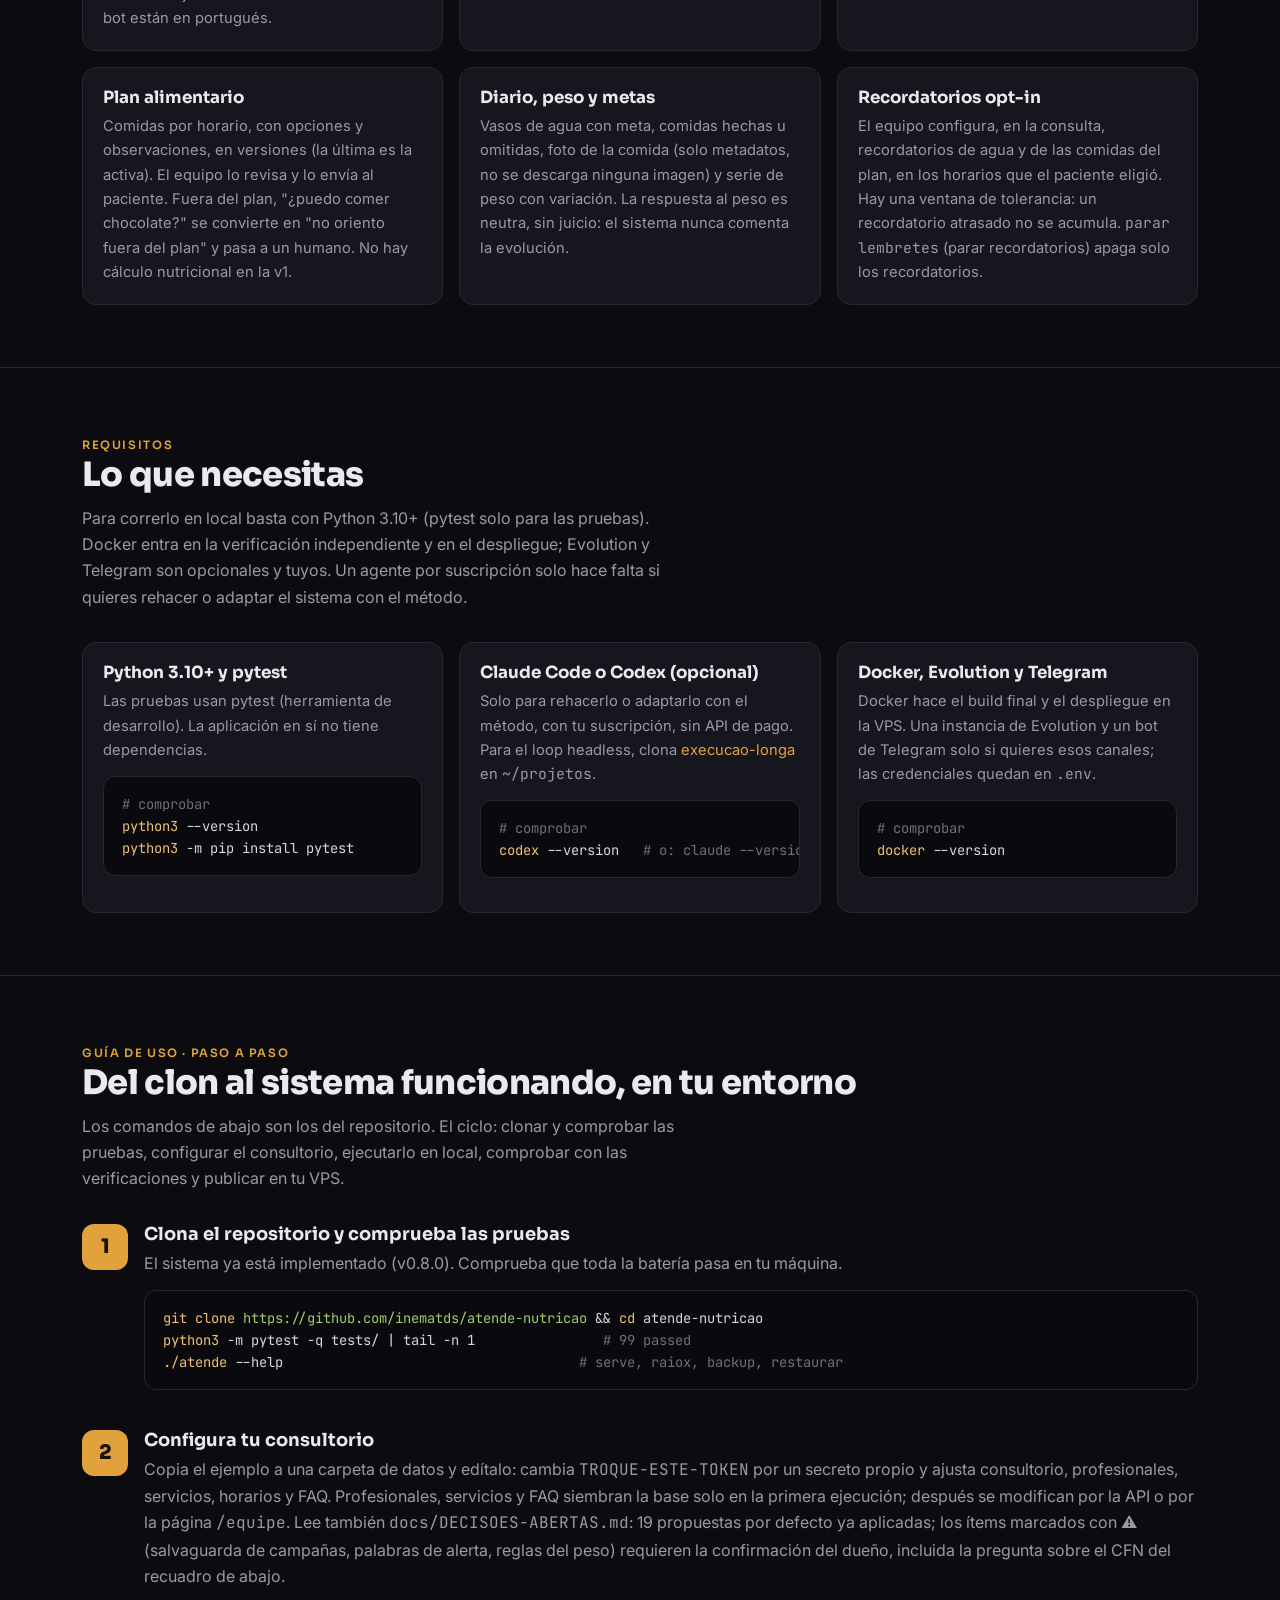
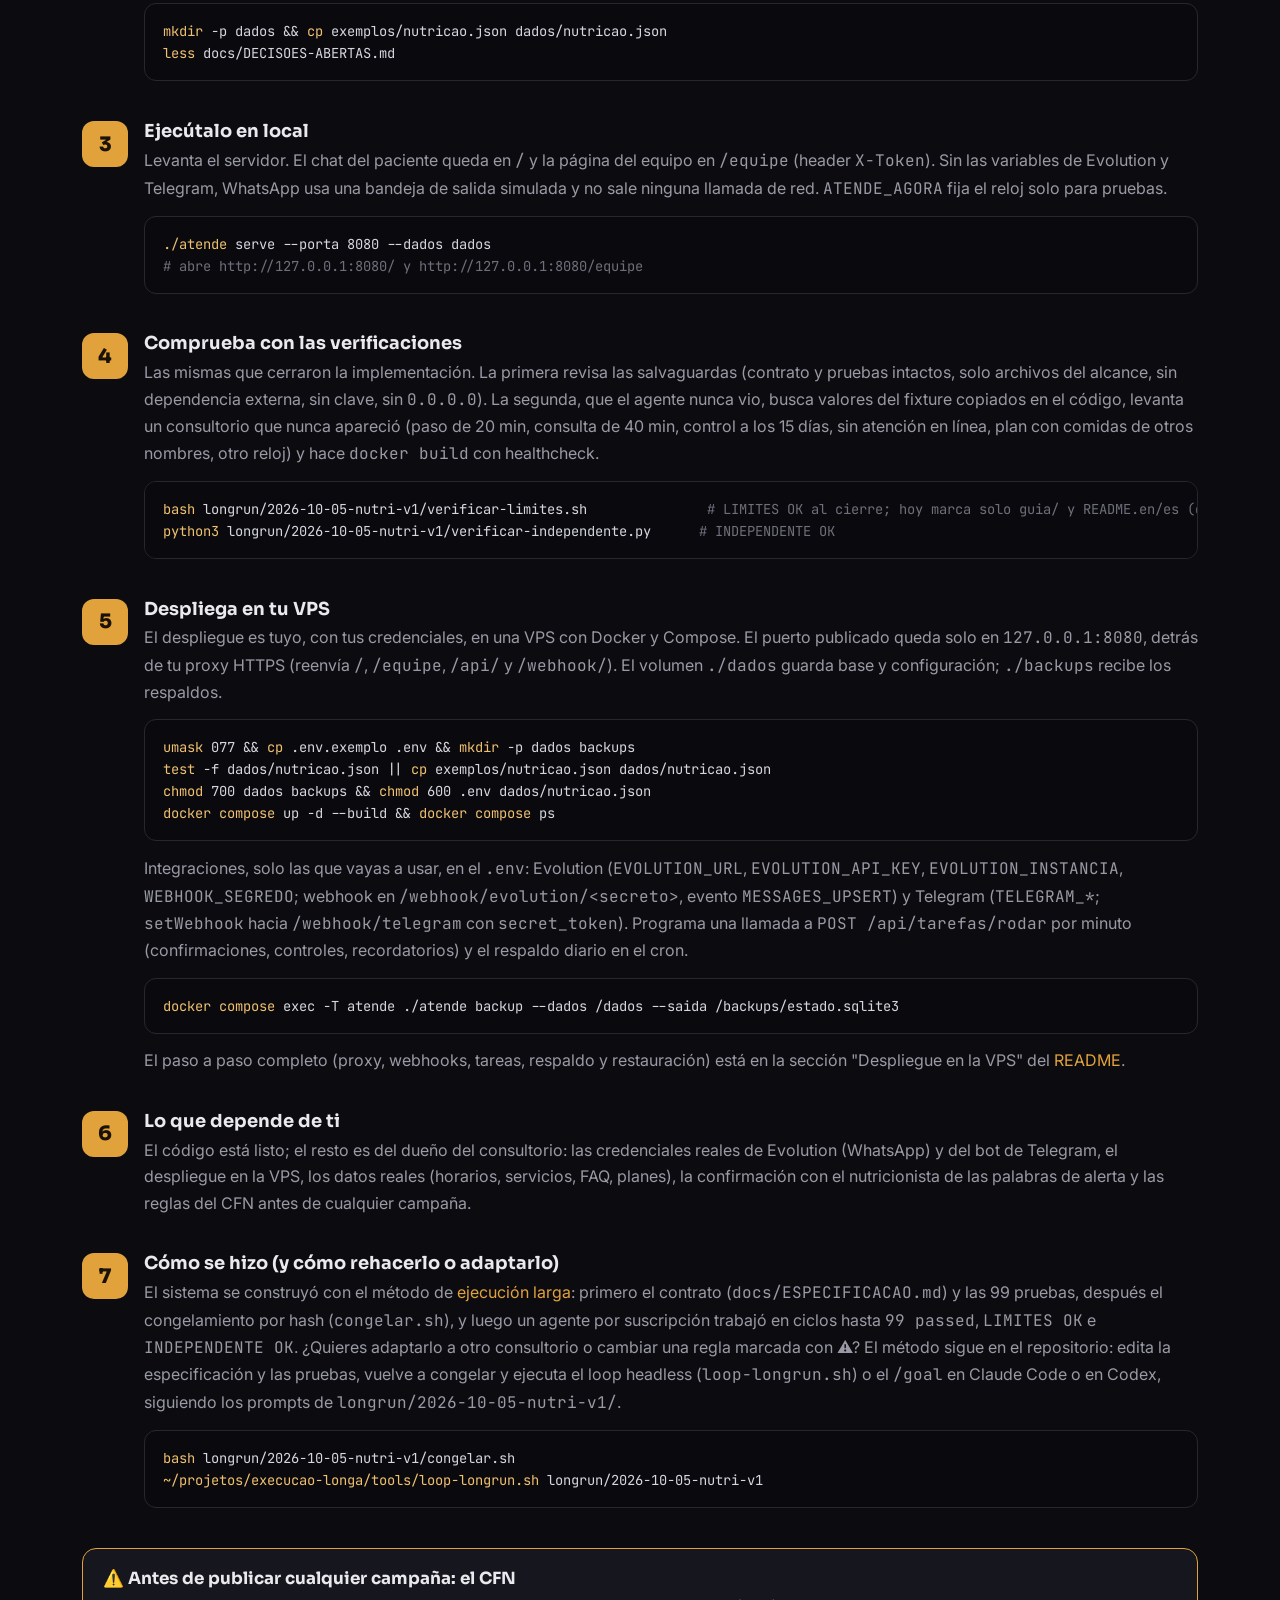
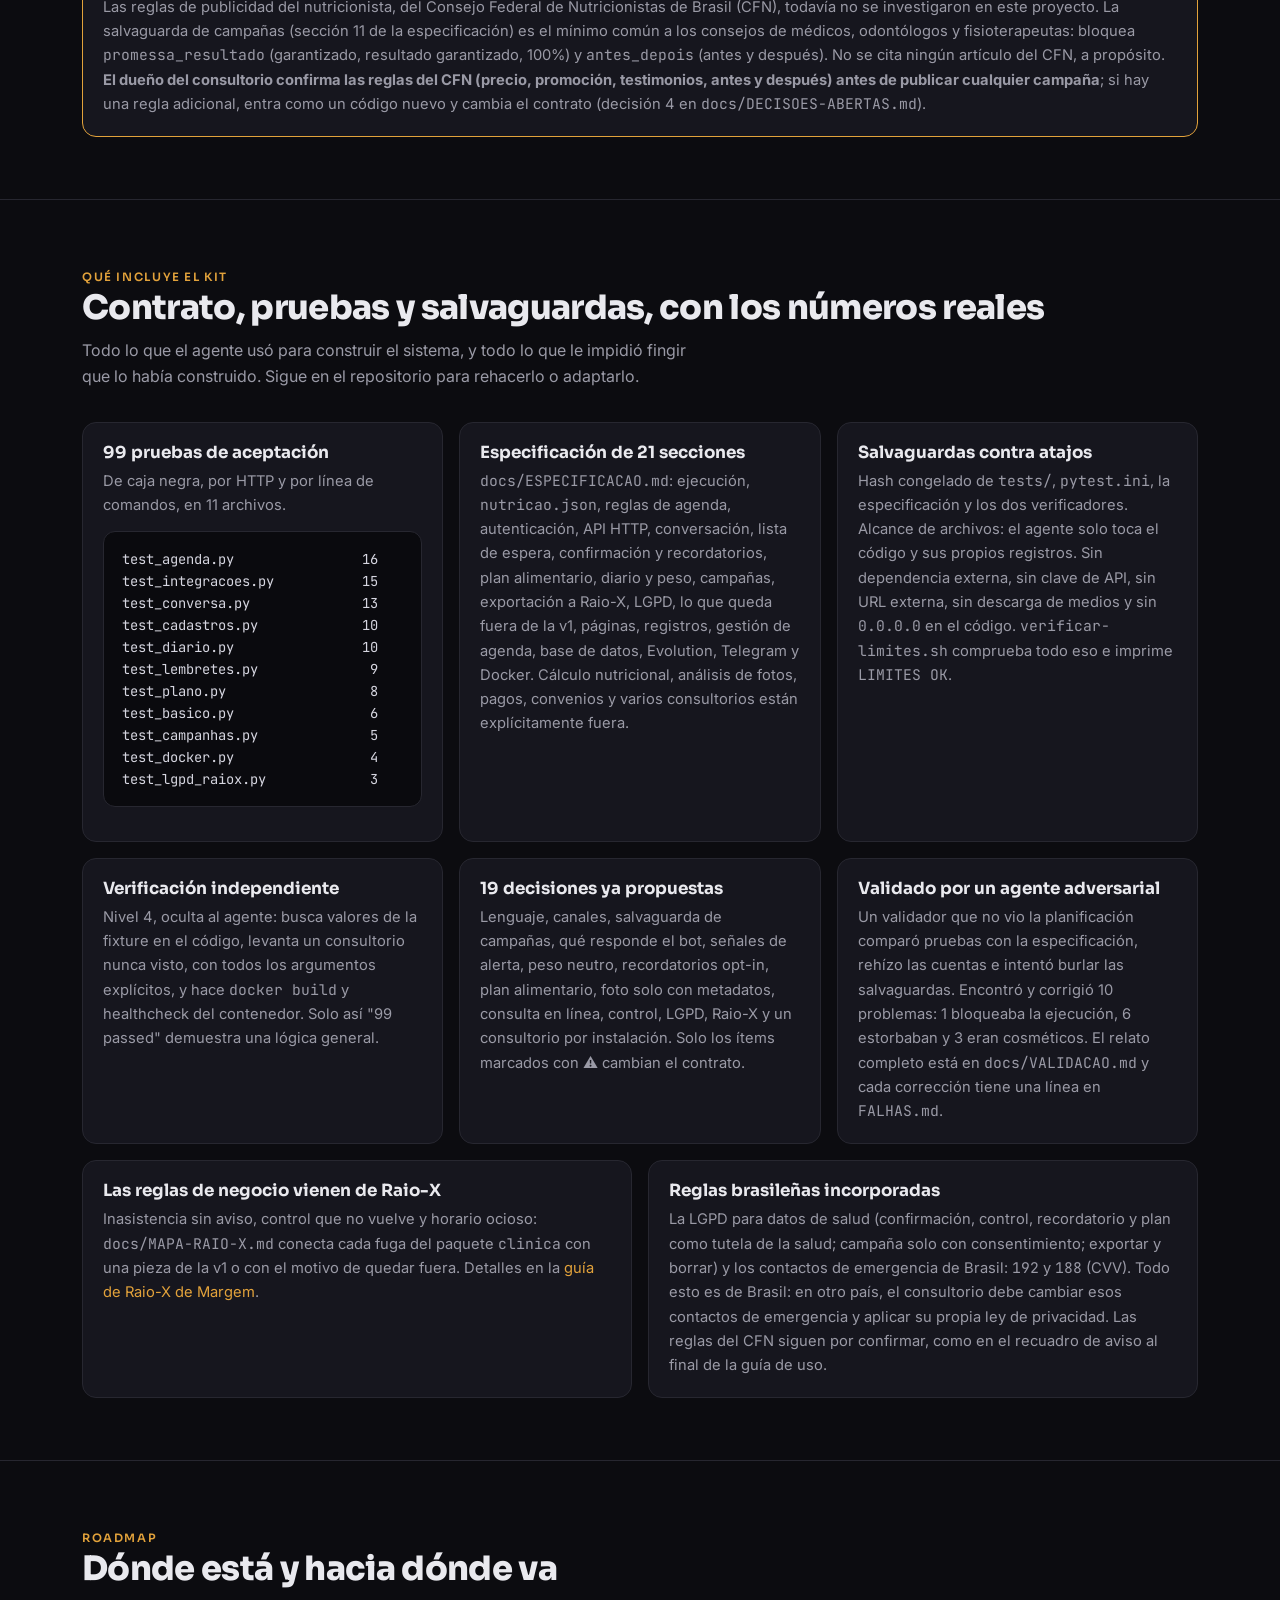
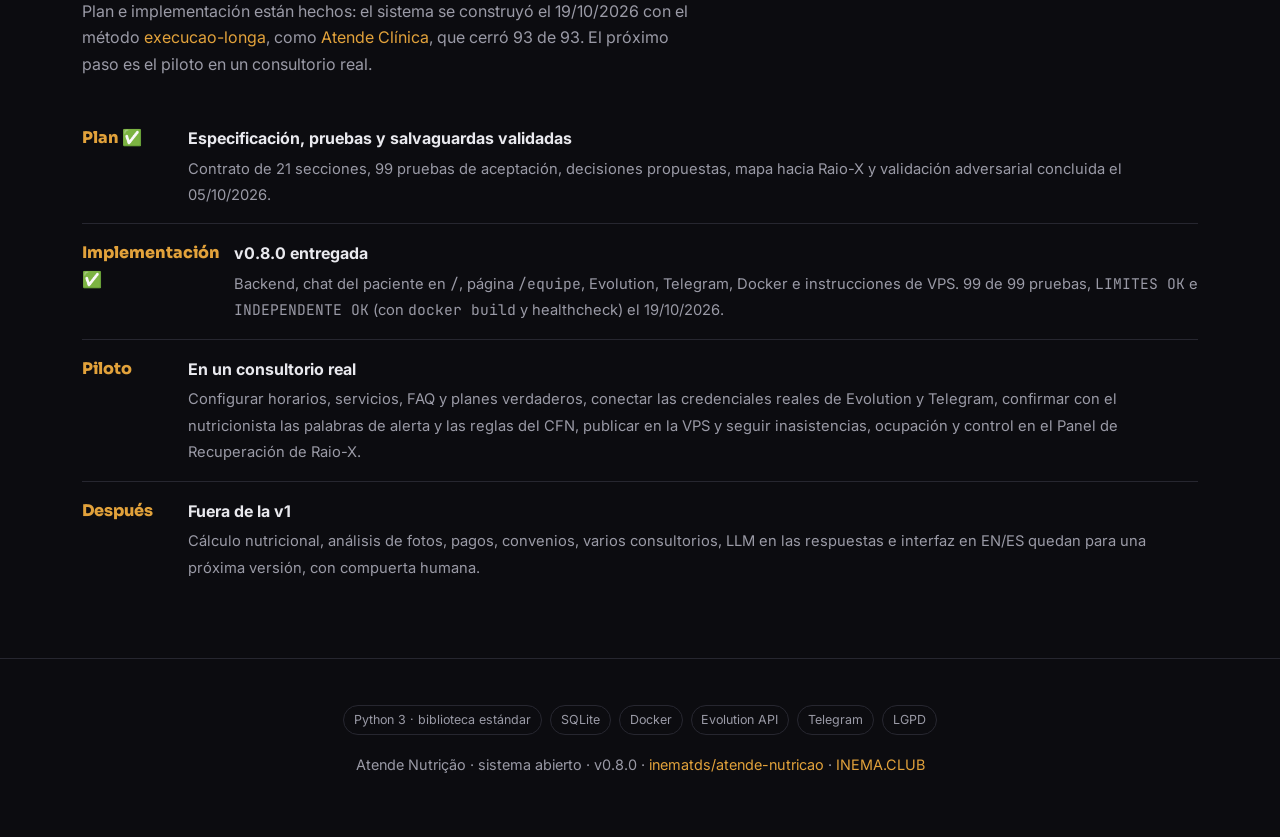
<file: guia/es/index.html>
<!DOCTYPE html>
<html lang="es">
<head>
<meta charset="utf-8">
<meta name="viewport" content="width=device-width, initial-scale=1">
<title>Atende Nutrição — sistema abierto de atención de un consultorio de nutrición: agenda, plan alimentario, diario y equipo en Telegram</title>
<meta name="description" content="Sistema abierto de atención de un consultorio de nutrición, implementado (v0.8.0, 99/99 pruebas): agenda presencial y en línea, plan alimentario, diario, recordatorios opt-in, WhatsApp por Evolution y equipo en Telegram. Corre en local con ./atende serve y en una VPS con Docker.">
<link rel="alternate" hreflang="pt-BR" href="https://inematds.github.io/atende-nutricao/guia/">
<link rel="alternate" hreflang="en" href="https://inematds.github.io/atende-nutricao/guia/en/">
<link rel="alternate" hreflang="es" href="https://inematds.github.io/atende-nutricao/guia/es/">
<link rel="preconnect" href="https://fonts.googleapis.com">
<link rel="preconnect" href="https://fonts.gstatic.com" crossorigin>
<link href="https://fonts.googleapis.com/css2?family=Sora:wght@400;600;800&family=Inter:wght@400;500;600&family=JetBrains+Mono:wght@400;600&display=swap" rel="stylesheet">
<style>
  :root{
    --bg:#0c0c10; --bg2:#14141b; --card:#16161e; --line:#272730;
    --txt:#e9e9ee; --mut:#9a9aa6; --amb:#E2A23B; --amb2:#f0c070; --sky:#38bdf8; --pro:#cbd5e1;
    color-scheme:dark;
  }
  body.light{
    --bg:#f6f7f9; --bg2:#eceef2; --card:#ffffff; --line:#e1e3ea;
    --txt:#1a1a22; --mut:#5b5b68; --amb:#b9791d; --amb2:#a16207; --sky:#0369a1; --pro:#b45309;
    color-scheme:light;
  }
  body.light .hero .glow{opacity:.5}
  body.light pre{background:#0e0e14;color:#d6d6e0}
  body.light pre .c{color:#8a8a98}
  *{box-sizing:border-box}
  html{scroll-behavior:smooth}
  body{margin:0;background:var(--bg);color:var(--txt);font:16px/1.65 Inter,system-ui,sans-serif;-webkit-font-smoothing:antialiased}
  h1,h2,h3{font-family:Sora,sans-serif;line-height:1.15;margin:0}
  a{color:var(--amb);text-decoration:none}
  code,pre{font-family:"JetBrains Mono",monospace}
  .wrap{max-width:1160px;margin:0 auto;padding:0 22px}
  .mut{color:var(--mut)} .amb{color:var(--amb)}
  .chip{display:inline-block;font-size:.72rem;letter-spacing:.14em;text-transform:uppercase;color:var(--amb);font-weight:600;font-family:Sora}
  nav{position:sticky;top:0;z-index:30;backdrop-filter:blur(12px);background:rgba(12,12,16,.78);border-bottom:1px solid var(--line)}
  nav .wrap{display:flex;align-items:center;gap:22px;height:60px}
  nav .brand{display:flex;align-items:center;gap:8px;font-family:Sora;font-weight:800;letter-spacing:-.02em;color:var(--amb)}
  nav .brand .emoji{font-size:1.25rem}
  nav .sep{color:var(--mut);opacity:.45}
  nav .inema{color:var(--sky);font-weight:600;font-size:.88rem;font-family:Sora}
  nav .inema:hover{filter:brightness(1.15)}
  nav .pro{color:var(--pro);font-weight:600;font-size:.88rem;font-family:Sora}
  nav .pro:hover{filter:brightness(1.15)}
  nav .clubpro{display:inline-flex;align-items:center;gap:6px}
  nav .links{margin-left:auto;display:flex;align-items:center;gap:20px;font-size:.92rem}
  nav .links a.sec{color:var(--mut)} nav .links a.sec:hover{color:var(--txt)}
  .lang{display:inline-flex;gap:2px;font-family:Sora;font-size:.78rem}
  .lang a{color:var(--mut);padding:.2em .45em;border-radius:6px} .lang a.on{color:var(--amb);background:rgba(226,162,59,.12)}
  .tgl{background:var(--bg2);border:1px solid var(--line);color:var(--txt);width:38px;height:38px;border-radius:10px;cursor:pointer;display:inline-flex;align-items:center;justify-content:center;font-size:1.05rem}
  .tgl:hover{border-color:var(--amb)}
  .btn{display:inline-block;background:var(--amb);color:#1a1206;font-weight:600;padding:.6em 1.05em;border-radius:10px;font-family:Sora}
  .btn.ghost{background:transparent;color:var(--txt);border:1px solid var(--line)}
  @media(max-width:760px){nav .links a.sec{display:none}}
  @media(max-width:520px){nav .wrap{gap:8px;padding:8px 14px;height:auto;flex-wrap:wrap} nav .links{gap:8px;margin-left:0;width:100%;justify-content:space-between} nav .btn{padding:.45em .7em;font-size:.82rem} .tgl{width:34px;height:34px}}
  .hero{position:relative;overflow:hidden;border-bottom:1px solid var(--line)}
  .hero .glow{position:absolute;inset:-40% -20% auto auto;width:70%;height:600px;background:radial-gradient(closest-side,rgba(226,162,59,.22),transparent 70%);pointer-events:none}
  .hero .wrap{display:grid;grid-template-columns:1.1fr .9fr;gap:40px;align-items:center;padding:74px 22px}
  .hero h1{font-size:clamp(2.2rem,5vw,3.5rem);font-weight:800;letter-spacing:-.025em}
  .hero p.lead{font-size:1.18rem;color:var(--mut);margin:1.1em 0 1.6em;max-width:34ch}
  .hero .cta{display:flex;gap:12px;flex-wrap:wrap}
  .hero figure{margin:0;border-radius:16px;overflow:hidden;border:1px solid var(--line);box-shadow:0 30px 80px -30px #000}
  .hero figure img{width:100%;display:block}
  @media(max-width:780px){.hero .wrap{grid-template-columns:1fr;padding:48px 22px}}
  section{padding:62px 0;border-bottom:1px solid var(--line)}
  section h2{font-size:clamp(1.5rem,3.4vw,2.1rem);font-weight:800;letter-spacing:-.02em}
  section .sub{color:var(--mut);margin:.6em 0 2em;max-width:62ch}
  .grid{display:grid;gap:16px}
  .g3{grid-template-columns:repeat(3,1fr)} .g4{grid-template-columns:repeat(4,1fr)} .g2{grid-template-columns:repeat(2,1fr)}
  @media(max-width:820px){.g3,.g4{grid-template-columns:1fr 1fr}}
  @media(max-width:540px){.g2,.g3,.g4{grid-template-columns:1fr}}
  .card{background:var(--card);border:1px solid var(--line);border-radius:14px;padding:20px}
  .card h3{font-size:1.05rem;margin-bottom:.4em}
  .card p{color:var(--mut);font-size:.92rem;margin:0}
  .num{display:inline-flex;width:30px;height:30px;align-items:center;justify-content:center;border-radius:8px;background:rgba(226,162,59,.14);color:var(--amb);font-family:Sora;font-weight:800;font-size:.9rem;margin-bottom:.7em}
  .flow{display:flex;flex-wrap:wrap;gap:8px;align-items:center;margin-top:10px}
  .flow span{background:var(--bg2);border:1px solid var(--line);border-radius:999px;padding:.45em .9em;font-size:.85rem;font-family:Sora;font-weight:600}
  .flow .arr{color:var(--amb);border:none;background:none;padding:0 .1em}
  pre{background:#0a0a0e;border:1px solid var(--line);border-radius:12px;padding:16px 18px;overflow:auto;font-size:.86rem;line-height:1.6;color:#d6d6e0}
  pre .c{color:#6f6f7c} pre .k{color:var(--amb2)} pre .s{color:#9ece6a}
  .step{display:grid;grid-template-columns:46px minmax(0,1fr);gap:16px;margin-bottom:26px}
  .step>div,.card{min-width:0}
  p code,li code,td code{overflow-wrap:anywhere}
  .step .b{width:46px;height:46px;border-radius:12px;background:var(--amb);color:#1a1206;font-family:Sora;font-weight:800;font-size:1.25rem;display:flex;align-items:center;justify-content:center}
  .step h3{font-size:1.12rem;margin-bottom:.3em}
  .step p{color:var(--mut);margin:.2em 0 .7em}
  .ex{display:grid;grid-template-columns:1fr 1fr;gap:18px}
  @media(max-width:680px){.ex{grid-template-columns:1fr}}
  .ex figure{margin:0;border-radius:14px;overflow:hidden;border:1px solid var(--line)}
  .ex figure img{width:100%;display:block}
  .ex figcaption{padding:12px 14px;font-size:.88rem;color:var(--mut);background:var(--card)}
  .phase{display:flex;gap:14px;padding:16px 0;border-bottom:1px solid var(--line)}
  .phase:last-child{border:none}
  .phase .tag{flex:0 0 92px;font-family:Sora;font-weight:800;color:var(--amb)}
  .phase .d strong{display:block;margin-bottom:.2em}
  .phase .d span{color:var(--mut);font-size:.92rem}
  footer{padding:46px 0;text-align:center;color:var(--mut);font-size:.9rem}
  .pill{display:inline-block;border:1px solid var(--line);border-radius:999px;padding:.3em .8em;font-size:.78rem;color:var(--mut);margin:0 4px}
</style>
</head>
<body>

<nav><div class="wrap">
  <a class="brand" href="#top"><span class="emoji">🥗</span> Atende Nutrição</a>
  <span class="sep">|</span>
  <span class="clubpro">
    <a class="inema" href="https://inema.club" target="_blank" rel="noopener">INEMA.CLUB</a>
    <span class="sep">-</span>
    <a class="pro" href="https://inema.pro" target="_blank" rel="noopener">PRO</a>
  </span>
  <div class="links">
    <a class="sec" href="#oque">Qué es</a>
    <a class="sec" href="#fluxo">Cómo funciona</a>
    <a class="sec" href="#guia">Guía de uso</a>
    <a class="sec" href="#kit">Qué incluye el kit</a>
    <a class="sec" href="#roadmap">Roadmap</a>
    <span class="lang"><a href="../">PT</a><a href="../en/">EN</a><a class="on" href="./">ES</a></span>
    <button class="tgl" id="themeToggle" aria-label="Cambiar tema" title="Cambiar tema">🌙</button>
    <a class="btn" href="https://github.com/inematds/atende-nutricao" target="_blank" rel="noopener">GitHub</a>
  </div>
</div></nav>

<header class="hero" id="top">
  <div class="glow"></div>
  <div class="wrap">
    <div>
      <span class="chip">Sistema implementado · v0.8.0 · 99/99 pruebas · código abierto</span>
      <h1>El sistema listo para que el paciente <span class="amb">siga</span> el plan</h1>
      <p class="lead">La atención de un consultorio de nutrición, lista para correr en tu entorno: agenda presencial y en línea con confirmación y seguimiento, plan alimentario con versiones, diario de comidas, agua y peso, recordatorios opt-in, chat del paciente y el equipo en Telegram. El bot nunca prescribe. <strong>Implementado el 19/10/2026: v0.8.0, 99 de 99 pruebas pasando y la verificación independiente con Docker aprobada.</strong></p>
      <div class="cta">
        <a class="btn" href="#guia">Empezar la guía</a>
        <a class="btn ghost" href="https://github.com/inematds/atende-nutricao" target="_blank" rel="noopener">Ver en GitHub</a>
      </div>
    </div>
    <figure><img src="../assets/banner-es.jpg" alt="Banner de Atende Nutrição: agenda presencial y en línea, plan alimentario, diario, recordatorios opt-in y equipo en Telegram"></figure>
  </div>
</header>

<section id="oque"><div class="wrap">
  <span class="chip">Qué es</span>
  <h2>Un sistema abierto, construido del contrato a las 99 pruebas en verde</h2>
  <p class="sub">El repositorio trae la aplicación lista (servidor, chat del paciente en <code>/</code>, página del equipo en <code>/equipe</code>, Evolution, Telegram y Docker) y también el contrato que la definió, la batería de pruebas que la demuestra y las salvaguardas que impidieron que el agente hiciera trampa. La construyó un agente por suscripción, en ejecución larga, hasta 99 de 99 pruebas. Su hermano <a href="https://inematds.github.io/atende-clinica/guia/es/" target="_blank" rel="noopener">Atende Clínica</a>, que sirvió de base, se hizo del mismo modo y cerró 93 de 93.</p>
  <figure style="margin:0 0 26px;border-radius:16px;overflow:hidden;border:1px solid var(--line);box-shadow:0 30px 80px -30px #000"><img src="../assets/banner-grade-es.jpg" alt="Agenda presencial y en línea, plan alimentario con versiones, diario de comidas, agua y peso, recordatorios opt-in, alertas 192 y 188, privacidad de datos de salud y equipo en Telegram" loading="lazy" style="width:100%;display:block"></figure>
  <div class="grid g3">
    <div class="card"><h3>🥗 El sistema</h3><p>Agenda de primera consulta y controles, presencial o en línea (el enlace lo informa el equipo), sin doble reserva. Plan alimentario registrado por el nutricionista, con versiones, y un bot que responde solo lo que está en el plan de ese paciente. Python 3 solo con biblioteca estándar y SQLite, un consultorio por instalación.</p></div>
    <div class="card"><h3>📦 El método incluido</h3><p>Especificación de 21 secciones, 99 pruebas de caja negra, 19 decisiones propuestas, mapa hacia Raio-X, los prompts de <code>/goal</code> y del loop headless usados en la construcción, y las salvaguardas que congelaron el contrato. Antes de la ejecución, un validador adversarial corrigió 10 problemas en el plan, 1 de ellos habría bloqueado la ejecución.</p></div>
    <div class="card"><h3>📈 Fuente: Raio-X de Margem</h3><p>Inasistencias, controles que no ocurren y horarios ociosos son las fugas que ataca la agenda. El sistema devuelve <code>atendimentos_mes</code>, <code>falta_pct</code>, <code>ocupacao_pct</code>, <code>clientes_novos_mes</code> y <code>retorno_atual_pct</code> para el panel del <a href="https://inematds.github.io/raio-x-margem/guia/es/" target="_blank" rel="noopener">Raio-X de Margem</a>, que es la fuente de las reglas de negocio.</p></div>
  </div>
  <div class="grid g3" style="margin-top:16px">
    <div class="card"><h3>🚨 Alertas en dos listas</h3><p>Una señal física (dolor de pecho, desmayo, vómito que no para, hipoglucemia) se responde con <code>192</code> y urgencias. Trastornos alimentarios y autolesión (atracones, purga, laxantes, ideación) se responden con <code>188</code> (CVV) y el nutricionista. Las dos abren una fila de prioridad alta, incluso con la atención humana abierta. 192 y 188/CVV son números de emergencia de Brasil: en otro país, el consultorio debe cambiar esos contactos de emergencia por los locales.</p></div>
    <div class="card"><h3>🔒 Privacidad de datos de salud (LGPD)</h3><p>El plan, el diario y el peso son datos sensibles: el paciente puede exportar todo y la eliminación <strong>borra</strong> (no solo anonimiza). "PARAR" bloquea todo lo automático. Las campañas solo con consentimiento específico. La LGPD es la ley brasileña de protección de datos: en otro país, el consultorio debe aplicar la ley local sobre datos de salud.</p></div>
    <div class="card"><h3>⚠️ Reglas del CFN: aún sin investigar</h3><p>Raio-X investigó los consejos de médicos, odontólogos y fisioterapeutas (CFM, CFO y COFFITO), no el de los nutricionistas (CFN). La salvaguarda de campañas es solo el mínimo común (promesa de resultado y antes y después). <strong>El dueño debe confirmar las reglas del CFN antes de publicar cualquier campaña.</strong></p></div>
  </div>
</div></section>

<section id="fluxo"><div class="wrap">
  <span class="chip">Cómo funciona</span>
  <h2>De "quiero reservar" al diario de todos los días</h2>
  <p class="sub">Este es el flujo del sistema implementado. Servidor Python sin dependencias, SQLite en una carpeta de datos y Docker para la VPS. Evolution y Telegram entran solo por variables de entorno; sin ellas, la bandeja de salida es simulada y no sale ninguna llamada de red.</p>
  <div class="flow">
    <span>Chat del sitio o WhatsApp (Evolution)</span><span class="arr">→</span>
    <span>Reservar: presencial o en línea</span><span class="arr">→</span>
    <span>Confirmación 1/2 y lista de espera</span><span class="arr">→</span>
    <span>Plan alimentario enviado por el equipo</span><span class="arr">→</span>
    <span>Diario y recordatorios opt-in</span><span class="arr">→</span>
    <span>Control programado y números del mes para Raio-X</span>
  </div>
  <div class="grid g3" style="margin-top:22px">
    <div class="card"><h3>Paciente</h3><p>Por el chat o por WhatsApp reserva, confirma con <code>1</code> o <code>2</code>, pide el <code>link</code> de la consulta en línea, consulta <code>meu plano</code> (mi plan) o <code>o que posso comer no lanche da tarde</code> (qué puedo comer en la merienda), registra <code>2 copos</code> (2 vasos), <code>pulei o almoço</code> (me salté el almuerzo) o <code>peso 82,5</code>, resuelve dudas del FAQ, pide un humano y envía "PARAR" cuando no quiere más mensajes. Los comandos del chat del bot están en portugués.</p></div>
    <div class="card"><h3>Equipo en Telegram</h3><p>Avisos de reserva nueva y cancelada, y los comandos <code>/agenda</code>, <code>/alertas</code>, <code>/fila</code>, <code>/responder</code> y <code>/encerrar</code>, también como respuesta directa al mensaje del paciente.</p></div>
    <div class="card"><h3>Página /equipe</h3><p>Con token: agenda, pacientes, plan alimentario, diario y adherencia, serie de peso, FAQ, registros, bloqueos y fila humana.</p></div>
  </div>
  <div class="grid g3" style="margin-top:16px">
    <div class="card"><h3>Plan alimentario</h3><p>Comidas por horario, con opciones y observaciones, en versiones (la última es la activa). El equipo lo revisa y lo envía al paciente. Fuera del plan, "¿puedo comer chocolate?" se convierte en "no oriento fuera del plan" y pasa a un humano. No hay cálculo nutricional en la v1.</p></div>
    <div class="card"><h3>Diario, peso y metas</h3><p>Vasos de agua con meta, comidas hechas u omitidas, foto de la comida (solo metadatos, no se descarga ninguna imagen) y serie de peso con variación. La respuesta al peso es neutra, sin juicio: el sistema nunca comenta la evolución.</p></div>
    <div class="card"><h3>Recordatorios opt-in</h3><p>El equipo configura, en la consulta, recordatorios de agua y de las comidas del plan, en los horarios que el paciente eligió. Hay una ventana de tolerancia: un recordatorio atrasado no se acumula. <code>parar lembretes</code> (parar recordatorios) apaga solo los recordatorios.</p></div>
  </div>
</div></section>

<section id="pre"><div class="wrap">
  <span class="chip">Requisitos</span>
  <h2>Lo que necesitas</h2>
  <p class="sub">Para correrlo en local basta con Python 3.10+ (pytest solo para las pruebas). Docker entra en la verificación independiente y en el despliegue; Evolution y Telegram son opcionales y tuyos. Un agente por suscripción solo hace falta si quieres rehacer o adaptar el sistema con el método.</p>
  <div class="grid g3">
    <div class="card"><h3>Python 3.10+ y pytest</h3><p>Las pruebas usan pytest (herramienta de desarrollo). La aplicación en sí no tiene dependencias.</p><pre><span class="c"># comprobar</span>
<span class="k">python3</span> --version
<span class="k">python3</span> -m pip install pytest</pre></div>
    <div class="card"><h3>Claude Code o Codex (opcional)</h3><p>Solo para rehacerlo o adaptarlo con el método, con tu suscripción, sin API de pago. Para el loop headless, clona <a href="https://github.com/inematds/execucao-longa" target="_blank" rel="noopener">execucao-longa</a> en <code>~/projetos</code>.</p><pre><span class="c"># comprobar</span>
<span class="k">codex</span> --version   <span class="c"># o: claude --version</span></pre></div>
    <div class="card"><h3>Docker, Evolution y Telegram</h3><p>Docker hace el build final y el despliegue en la VPS. Una instancia de Evolution y un bot de Telegram solo si quieres esos canales; las credenciales quedan en <code>.env</code>.</p><pre><span class="c"># comprobar</span>
<span class="k">docker</span> --version</pre></div>
  </div>
</div></section>

<section id="guia"><div class="wrap">
  <span class="chip">Guía de uso · paso a paso</span>
  <h2>Del clon al sistema funcionando, en tu entorno</h2>
  <p class="sub">Los comandos de abajo son los del repositorio. El ciclo: clonar y comprobar las pruebas, configurar el consultorio, ejecutarlo en local, comprobar con las verificaciones y publicar en tu VPS.</p>

  <div class="step"><div class="b">1</div><div>
    <h3>Clona el repositorio y comprueba las pruebas</h3>
    <p>El sistema ya está implementado (v0.8.0). Comprueba que toda la batería pasa en tu máquina.</p>
<pre><span class="k">git clone</span> <span class="s">https://github.com/inematds/atende-nutricao</span> && <span class="k">cd</span> atende-nutricao
<span class="k">python3</span> -m pytest -q tests/ | tail -n 1                <span class="c"># 99 passed</span>
<span class="k">./atende</span> --help                                     <span class="c"># serve, raiox, backup, restaurar</span></pre>
  </div></div>

  <div class="step"><div class="b">2</div><div>
    <h3>Configura tu consultorio</h3>
    <p>Copia el ejemplo a una carpeta de datos y edítalo: cambia <code>TROQUE-ESTE-TOKEN</code> por un secreto propio y ajusta consultorio, profesionales, servicios, horarios y FAQ. Profesionales, servicios y FAQ siembran la base solo en la primera ejecución; después se modifican por la API o por la página <code>/equipe</code>. Lee también <code>docs/DECISOES-ABERTAS.md</code>: 19 propuestas por defecto ya aplicadas; los ítems marcados con ⚠ (salvaguarda de campañas, palabras de alerta, reglas del peso) requieren la confirmación del dueño, incluida la pregunta sobre el CFN del recuadro de abajo.</p>
<pre><span class="k">mkdir</span> -p dados && <span class="k">cp</span> exemplos/nutricao.json dados/nutricao.json
<span class="k">less</span> docs/DECISOES-ABERTAS.md</pre>
  </div></div>

  <div class="step"><div class="b">3</div><div>
    <h3>Ejecútalo en local</h3>
    <p>Levanta el servidor. El chat del paciente queda en <code>/</code> y la página del equipo en <code>/equipe</code> (header <code>X-Token</code>). Sin las variables de Evolution y Telegram, WhatsApp usa una bandeja de salida simulada y no sale ninguna llamada de red. <code>ATENDE_AGORA</code> fija el reloj solo para pruebas.</p>
<pre><span class="k">./atende</span> serve --porta 8080 --dados dados
<span class="c"># abre http://127.0.0.1:8080/ y http://127.0.0.1:8080/equipe</span></pre>
  </div></div>

  <div class="step"><div class="b">4</div><div>
    <h3>Comprueba con las verificaciones</h3>
    <p>Las mismas que cerraron la implementación. La primera revisa las salvaguardas (contrato y pruebas intactos, solo archivos del alcance, sin dependencia externa, sin clave, sin <code>0.0.0.0</code>). La segunda, que el agente nunca vio, busca valores del fixture copiados en el código, levanta un consultorio que nunca apareció (paso de 20 min, consulta de 40 min, control a los 15 días, sin atención en línea, plan con comidas de otros nombres, otro reloj) y hace <code>docker build</code> con healthcheck.</p>
<pre><span class="k">bash</span> longrun/2026-10-05-nutri-v1/verificar-limites.sh               <span class="c"># LIMITES OK al cierre; hoy marca solo guia/ y README.en/es (docs posteriores)</span>
<span class="k">python3</span> longrun/2026-10-05-nutri-v1/verificar-independente.py      <span class="c"># INDEPENDENTE OK</span></pre>
  </div></div>

  <div class="step"><div class="b">5</div><div>
    <h3>Despliega en tu VPS</h3>
    <p>El despliegue es tuyo, con tus credenciales, en una VPS con Docker y Compose. El puerto publicado queda solo en <code>127.0.0.1:8080</code>, detrás de tu proxy HTTPS (reenvía <code>/</code>, <code>/equipe</code>, <code>/api/</code> y <code>/webhook/</code>). El volumen <code>./dados</code> guarda base y configuración; <code>./backups</code> recibe los respaldos.</p>
<pre><span class="k">umask</span> 077 && <span class="k">cp</span> .env.exemplo .env && <span class="k">mkdir</span> -p dados backups
<span class="k">test</span> -f dados/nutricao.json || <span class="k">cp</span> exemplos/nutricao.json dados/nutricao.json
<span class="k">chmod</span> 700 dados backups && <span class="k">chmod</span> 600 .env dados/nutricao.json
<span class="k">docker compose</span> up -d --build && <span class="k">docker compose</span> ps</pre>
    <p>Integraciones, solo las que vayas a usar, en el <code>.env</code>: Evolution (<code>EVOLUTION_URL</code>, <code>EVOLUTION_API_KEY</code>, <code>EVOLUTION_INSTANCIA</code>, <code>WEBHOOK_SEGREDO</code>; webhook en <code>/webhook/evolution/&lt;secreto&gt;</code>, evento <code>MESSAGES_UPSERT</code>) y Telegram (<code>TELEGRAM_*</code>; <code>setWebhook</code> hacia <code>/webhook/telegram</code> con <code>secret_token</code>). Programa una llamada a <code>POST /api/tarefas/rodar</code> por minuto (confirmaciones, controles, recordatorios) y el respaldo diario en el cron.</p>
<pre><span class="k">docker compose</span> exec -T atende ./atende backup --dados /dados --saida /backups/estado.sqlite3</pre>
    <p>El paso a paso completo (proxy, webhooks, tareas, respaldo y restauración) está en la sección "Despliegue en la VPS" del <a href="https://github.com/inematds/atende-nutricao/blob/main/README.es.md#despliegue-en-la-vps" target="_blank" rel="noopener">README</a>.</p>
  </div></div>

  <div class="step"><div class="b">6</div><div>
    <h3>Lo que depende de ti</h3>
    <p>El código está listo; el resto es del dueño del consultorio: las credenciales reales de Evolution (WhatsApp) y del bot de Telegram, el despliegue en la VPS, los datos reales (horarios, servicios, FAQ, planes), la confirmación con el nutricionista de las palabras de alerta y las reglas del CFN antes de cualquier campaña.</p>
  </div></div>

  <div class="step"><div class="b">7</div><div>
    <h3>Cómo se hizo (y cómo rehacerlo o adaptarlo)</h3>
    <p>El sistema se construyó con el método de <a href="https://inematds.github.io/execucao-longa/guia/" target="_blank" rel="noopener">ejecución larga</a>: primero el contrato (<code>docs/ESPECIFICACAO.md</code>) y las 99 pruebas, después el congelamiento por hash (<code>congelar.sh</code>), y luego un agente por suscripción trabajó en ciclos hasta <code>99 passed</code>, <code>LIMITES OK</code> e <code>INDEPENDENTE OK</code>. ¿Quieres adaptarlo a otro consultorio o cambiar una regla marcada con ⚠? El método sigue en el repositorio: edita la especificación y las pruebas, vuelve a congelar y ejecuta el loop headless (<code>loop-longrun.sh</code>) o el <code>/goal</code> en Claude Code o en Codex, siguiendo los prompts de <code>longrun/2026-10-05-nutri-v1/</code>.</p>
<pre><span class="k">bash</span> longrun/2026-10-05-nutri-v1/congelar.sh
<span class="k">~/projetos/execucao-longa/tools/loop-longrun.sh</span> longrun/2026-10-05-nutri-v1</pre>
  </div></div>

  <div class="card" style="border-color:var(--amb)"><h3>⚠️ Antes de publicar cualquier campaña: el CFN</h3><p>Las reglas de publicidad del nutricionista, del Consejo Federal de Nutricionistas de Brasil (CFN), todavía no se investigaron en este proyecto. La salvaguarda de campañas (sección 11 de la especificación) es el mínimo común a los consejos de médicos, odontólogos y fisioterapeutas: bloquea <code>promessa_resultado</code> (garantizado, resultado garantizado, 100%) y <code>antes_depois</code> (antes y después). No se cita ningún artículo del CFN, a propósito. <strong>El dueño del consultorio confirma las reglas del CFN (precio, promoción, testimonios, antes y después) antes de publicar cualquier campaña</strong>; si hay una regla adicional, entra como un código nuevo y cambia el contrato (decisión 4 en <code>docs/DECISOES-ABERTAS.md</code>).</p></div>
</div></section>

<section id="kit"><div class="wrap">
  <span class="chip">Qué incluye el kit</span>
  <h2>Contrato, pruebas y salvaguardas, con los números reales</h2>
  <p class="sub">Todo lo que el agente usó para construir el sistema, y todo lo que le impidió fingir que lo había construido. Sigue en el repositorio para rehacerlo o adaptarlo.</p>
  <div class="grid g3">
    <div class="card"><h3>99 pruebas de aceptación</h3><p>De caja negra, por HTTP y por línea de comandos, en 11 archivos.</p><pre>test_agenda.py                16
test_integracoes.py           15
test_conversa.py              13
test_cadastros.py             10
test_diario.py                10
test_lembretes.py              9
test_plano.py                  8
test_basico.py                 6
test_campanhas.py              5
test_docker.py                 4
test_lgpd_raiox.py             3</pre></div>
    <div class="card"><h3>Especificación de 21 secciones</h3><p><code>docs/ESPECIFICACAO.md</code>: ejecución, <code>nutricao.json</code>, reglas de agenda, autenticación, API HTTP, conversación, lista de espera, confirmación y recordatorios, plan alimentario, diario y peso, campañas, exportación a Raio-X, LGPD, lo que queda fuera de la v1, páginas, registros, gestión de agenda, base de datos, Evolution, Telegram y Docker. Cálculo nutricional, análisis de fotos, pagos, convenios y varios consultorios están explícitamente fuera.</p></div>
    <div class="card"><h3>Salvaguardas contra atajos</h3><p>Hash congelado de <code>tests/</code>, <code>pytest.ini</code>, la especificación y los dos verificadores. Alcance de archivos: el agente solo toca el código y sus propios registros. Sin dependencia externa, sin clave de API, sin URL externa, sin descarga de medios y sin <code>0.0.0.0</code> en el código. <code>verificar-limites.sh</code> comprueba todo eso e imprime <code>LIMITES OK</code>.</p></div>
    <div class="card"><h3>Verificación independiente</h3><p>Nivel 4, oculta al agente: busca valores de la fixture en el código, levanta un consultorio nunca visto, con todos los argumentos explícitos, y hace <code>docker build</code> y healthcheck del contenedor. Solo así "99 passed" demuestra una lógica general.</p></div>
    <div class="card"><h3>19 decisiones ya propuestas</h3><p>Lenguaje, canales, salvaguarda de campañas, qué responde el bot, señales de alerta, peso neutro, recordatorios opt-in, plan alimentario, foto solo con metadatos, consulta en línea, control, LGPD, Raio-X y un consultorio por instalación. Solo los ítems marcados con ⚠ cambian el contrato.</p></div>
    <div class="card"><h3>Validado por un agente adversarial</h3><p>Un validador que no vio la planificación comparó pruebas con la especificación, rehízo las cuentas e intentó burlar las salvaguardas. Encontró y corrigió 10 problemas: 1 bloqueaba la ejecución, 6 estorbaban y 3 eran cosméticos. El relato completo está en <code>docs/VALIDACAO.md</code> y cada corrección tiene una línea en <code>FALHAS.md</code>.</p></div>
  </div>
  <div class="grid g2" style="margin-top:16px">
    <div class="card"><h3>Las reglas de negocio vienen de Raio-X</h3><p>Inasistencia sin aviso, control que no vuelve y horario ocioso: <code>docs/MAPA-RAIO-X.md</code> conecta cada fuga del paquete <code>clinica</code> con una pieza de la v1 o con el motivo de quedar fuera. Detalles en la <a href="https://inematds.github.io/raio-x-margem/guia/es/" target="_blank" rel="noopener">guía de Raio-X de Margem</a>.</p></div>
    <div class="card"><h3>Reglas brasileñas incorporadas</h3><p>La LGPD para datos de salud (confirmación, control, recordatorio y plan como tutela de la salud; campaña solo con consentimiento; exportar y borrar) y los contactos de emergencia de Brasil: <code>192</code> y <code>188</code> (CVV). Todo esto es de Brasil: en otro país, el consultorio debe cambiar esos contactos de emergencia y aplicar su propia ley de privacidad. Las reglas del CFN siguen por confirmar, como en el recuadro de aviso al final de la guía de uso.</p></div>
  </div>
</div></section>

<section id="roadmap"><div class="wrap">
  <span class="chip">Roadmap</span>
  <h2>Dónde está y hacia dónde va</h2>
  <p class="sub">Plan e implementación están hechos: el sistema se construyó el 19/10/2026 con el método <a href="https://inematds.github.io/execucao-longa/guia/" target="_blank" rel="noopener">execucao-longa</a>, como <a href="https://inematds.github.io/atende-clinica/guia/es/" target="_blank" rel="noopener">Atende Clínica</a>, que cerró 93 de 93. El próximo paso es el piloto en un consultorio real.</p>
  <div class="phase"><div class="tag">Plan ✅</div><div class="d"><strong>Especificación, pruebas y salvaguardas validadas</strong><span>Contrato de 21 secciones, 99 pruebas de aceptación, decisiones propuestas, mapa hacia Raio-X y validación adversarial concluida el 05/10/2026.</span></div></div>
  <div class="phase"><div class="tag">Implementación ✅</div><div class="d"><strong>v0.8.0 entregada</strong><span>Backend, chat del paciente en <code>/</code>, página <code>/equipe</code>, Evolution, Telegram, Docker e instrucciones de VPS. 99 de 99 pruebas, <code>LIMITES OK</code> e <code>INDEPENDENTE OK</code> (con <code>docker build</code> y healthcheck) el 19/10/2026.</span></div></div>
  <div class="phase"><div class="tag">Piloto</div><div class="d"><strong>En un consultorio real</strong><span>Configurar horarios, servicios, FAQ y planes verdaderos, conectar las credenciales reales de Evolution y Telegram, confirmar con el nutricionista las palabras de alerta y las reglas del CFN, publicar en la VPS y seguir inasistencias, ocupación y control en el Panel de Recuperación de Raio-X.</span></div></div>
  <div class="phase"><div class="tag">Después</div><div class="d"><strong>Fuera de la v1</strong><span>Cálculo nutricional, análisis de fotos, pagos, convenios, varios consultorios, LLM en las respuestas e interfaz en EN/ES quedan para una próxima versión, con compuerta humana.</span></div></div>
</div></section>

<footer>
  <div class="wrap">
    <div class="pill">Python 3 · biblioteca estándar</div><div class="pill">SQLite</div><div class="pill">Docker</div><div class="pill">Evolution API</div><div class="pill">Telegram</div><div class="pill">LGPD</div>
    <p style="margin-top:18px">Atende Nutrição · sistema abierto · v0.8.0 ·
      <a href="https://github.com/inematds/atende-nutricao">inematds/atende-nutricao</a> ·
      <a href="https://inema.club">INEMA.CLUB</a></p>
  </div>
</footer>

<script>
  (function(){
    var KEY='atende-nutricao-theme';
    var b=document.body, t=document.getElementById('themeToggle');
    if(localStorage.getItem(KEY)==='light'){ b.classList.add('light'); t.textContent='☀️'; }
    t.addEventListener('click',function(){
      var light=b.classList.toggle('light');
      t.textContent=light?'☀️':'🌙';
      localStorage.setItem(KEY, light?'light':'dark');
    });
  })();
</script>
</body>
</html>
</file>
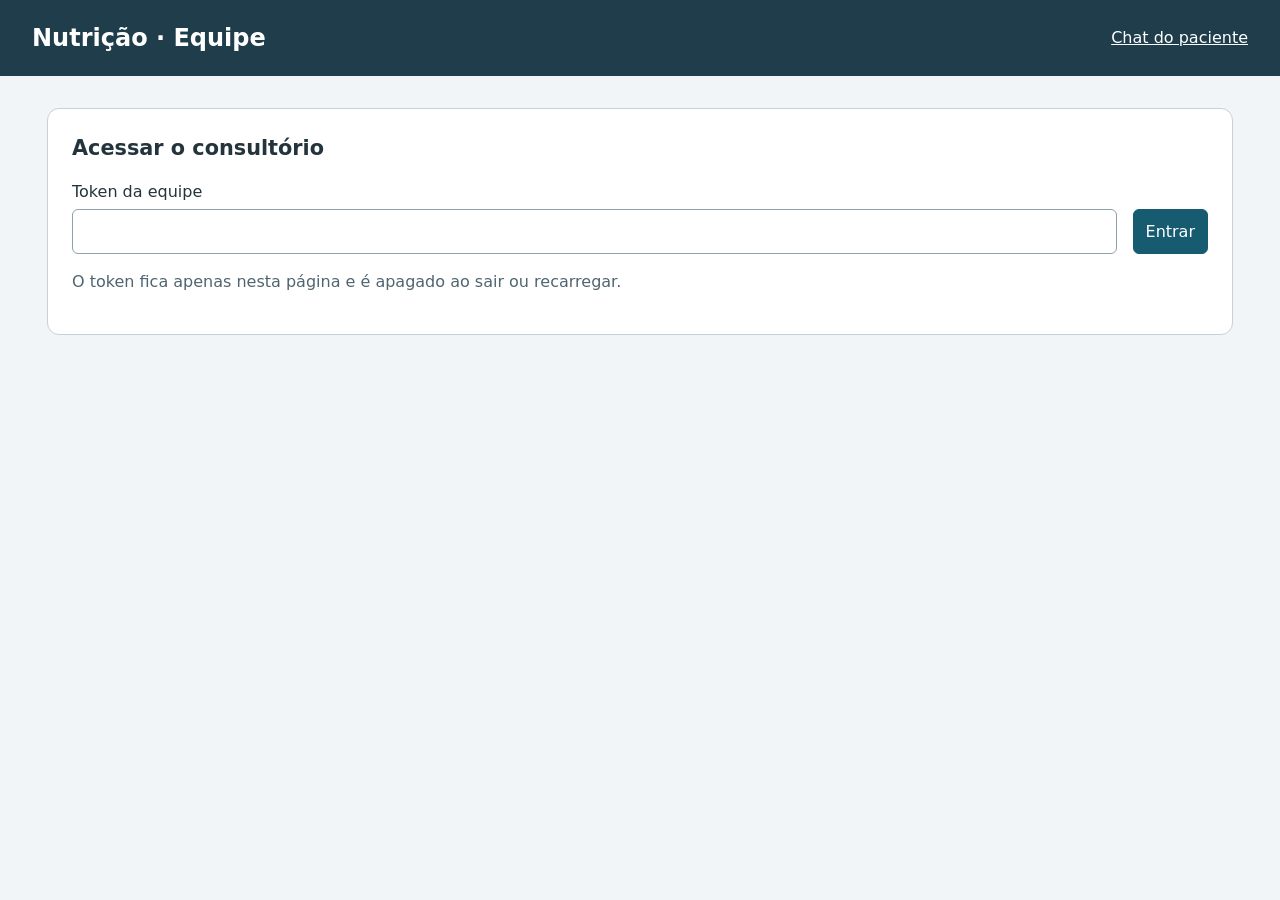
<file: web/equipe.html>
<!doctype html><html lang="pt-BR"><head><meta charset="utf-8"><meta name="viewport" content="width=device-width,initial-scale=1"><title>Equipe · Nutrição</title><link rel="stylesheet" href="/web/style.css"><script src="/web/equipe.js" defer></script></head><body>
<header><h1>Nutrição · Equipe</h1><a href="/">Chat do paciente</a></header><main>
<section id="login"><h2>Acessar o consultório</h2><form id="login-form"><label>Token da equipe<input id="token" type="password" required autocomplete="off"></label><button>Entrar</button></form><p class="muted">O token fica apenas nesta página e é apagado ao sair ou recarregar.</p></section>
<p id="status" role="status" class="notice" aria-live="polite"></p>
<div id="workspace" hidden><div class="row"><nav aria-label="Áreas da equipe"><a href="#agenda">Agenda</a><a href="#pacientes">Pacientes e plano</a><a href="#fila-humano">Fila humana</a><a href="#saida">Caixa de saída</a><a href="#faq">FAQ</a></nav><button id="logout" class="secondary">Sair</button></div>
<section id="agenda"><h2>Agenda</h2><form id="agenda-filter"><label>Dia<input id="agenda-date" type="date" required></label><button>Consultar agenda</button></form><div id="agenda-list"></div>
<details><summary>Novo agendamento</summary><form id="booking-form"><label>Paciente<select id="booking-patient" required></select></label><label>Serviço<select id="booking-service" required></select></label><label>Profissional<select id="booking-professional"><option value="">Primeiro disponível</option></select></label><label>Início<input id="booking-start" type="datetime-local" required></label><label>Modalidade<select id="booking-mode"><option value="presencial">Presencial</option><option value="online">Online</option></select></label><button>Agendar</button></form></details><div id="appointment-editor"></div></section>
<section id="pacientes"><h2>Pacientes</h2><form id="patient-search"><label>Buscar por nome ou telefone<input id="search" type="search"></label><button>Buscar</button></form><div id="patient-list"></div><details><summary>Cadastrar paciente</summary><form id="patient-create"><label>Nome<input name="nome" required autocomplete="name"></label><label>Telefone<input name="telefone" type="tel" required></label><label>E-mail<input name="email" type="email"></label><label>Nascimento<input name="nascimento" type="date"></label><label class="check"><input name="marketing" type="checkbox">Consentimento para campanhas</label><button>Cadastrar</button></form></details></section>
<div id="patient-detail" hidden><h2 id="patient-title"></h2><div class="patient-layout">
<section id="plano" class="full"><h2>Plano alimentar</h2><p>Preenchimento exclusivo pelo nutricionista. Salvar cria uma nova versão.</p><p id="plan-version"></p><form id="plan-form"><div id="meals" class="wide"></div><button type="button" id="add-meal" class="secondary">Adicionar refeição</button><label class="wide">Observações gerais<textarea id="plan-notes"></textarea></label><button>Salvar nova versão</button><button type="button" id="send-plan" class="secondary">Enviar plano ao paciente</button></form></section>
<section id="diario" class="full"><h2>Diário e adesão</h2><form id="diary-filter"><label>De<input id="diary-from" type="date"></label><label>Até<input id="diary-until" type="date"></label><button>Filtrar diário</button></form><p id="diary-summary"></p><div id="diary-list"></div></section>
<section id="pesos"><h2>Série de peso</h2><p id="weight-variation"></p><div id="weight-list"></div><form id="weight-form"><label>Peso (kg)<input id="weight" type="number" min="20" max="400" step="0.1" required></label><label>Data e hora (opcional)<input id="weight-date" type="datetime-local"></label><button>Registrar peso</button></form></section>
<section id="metas"><h2>Metas e lembretes</h2><form id="goals-form"><label>Meta diária de copos (opcional)<input id="water-goal" type="number" min="1" step="1"></label><label>Horários de água, separados por vírgula<input id="water-times" placeholder="HH:MM, HH:MM"></label><label class="check"><input id="meal-reminders" type="checkbox">Lembretes das refeições autorizados</label><button>Salvar preferências</button></form></section>
</div></div>
<section id="fila-humano"><h2>Fila humana</h2><button id="refresh-queue" class="secondary">Atualizar fila</button><div id="queue-list"></div></section>
<section id="saida"><h2>Caixa de saída</h2><div class="actions"><button id="refresh-output" class="secondary">Atualizar saída</button><button id="run-tasks">Rodar confirmações e lembretes</button></div><div id="output-list"></div></section>
<section id="faq"><h2>Perguntas frequentes</h2><div id="faq-list"></div><details><summary>Adicionar orientação do consultório</summary><form id="faq-create"><label class="wide">Perguntas (uma por linha)<textarea id="faq-questions" required></textarea></label><label class="wide">Resposta<textarea id="faq-answer" required></textarea></label><button>Salvar orientação</button></form></details></section>
</div></main></body></html>
</file>
<file: web/style.css>
:root{font-family:system-ui,sans-serif;color:#23343d;background:#f1f5f7;font-size:16px;line-height:1.5;--accent:#175b70;--line:#c5d1d7}*{box-sizing:border-box}body{margin:0}header{background:#203d4b;color:white;padding:1.25rem 2rem;display:flex;align-items:center;justify-content:space-between;gap:1rem}header a{color:white}h1{font-size:1.5rem;margin:0}h2{font-size:1.3rem;margin:0 0 1rem}h3{font-size:1.05rem}p{max-width:72ch}a{color:var(--accent)}main{max-width:1250px;margin:auto;padding:2rem}nav{display:flex;flex-wrap:wrap;gap:1rem;margin:1.5rem 0}section{background:white;padding:1.5rem;margin:0 0 2rem;border:1px solid var(--line);border-radius:12px;scroll-margin-top:1rem}form,.row{display:flex;flex-wrap:wrap;gap:1rem;align-items:end}label{display:flex;flex-direction:column;gap:.3rem;flex:1;min-width:160px}label.check{flex-direction:row;align-items:center;min-width:220px}input,select,textarea,button{font:inherit;border:1px solid #8da2ad;border-radius:6px;padding:.6rem .75rem;max-width:100%}input,select,textarea{width:100%;background:white;color:inherit}input[type=checkbox]{width:auto}textarea{min-height:90px;resize:vertical}button{background:var(--accent);color:white;border-color:var(--accent);cursor:pointer;min-height:44px}button:hover{background:#104456}button.secondary{background:white;color:var(--accent)}button.secondary:hover{background:#edf4f7}button:disabled{opacity:.55;cursor:wait}button.danger{background:#8e303a;border-color:#8e303a}:focus-visible{outline:3px solid #ac570c;outline-offset:3px}.wide{flex-basis:100%}.muted{color:#506570}.notice{white-space:pre-wrap;margin:1rem 0;min-height:1.5rem}.error{color:#8e2031}.table-wrap{overflow-x:auto;margin-top:1rem}table{border-collapse:collapse;width:100%;font-size:.95rem}th,td{text-align:left;padding:.8rem;border-bottom:1px solid #dae2e6;vertical-align:top;white-space:pre-wrap;overflow-wrap:anywhere}th{background:#f1f5f7}td button{margin:0 .3rem .4rem 0}.empty{padding:1rem 0;color:#506570}.entry{padding:1rem 0;border-bottom:1px solid var(--line)}.entry p{white-space:pre-wrap;overflow-wrap:anywhere}.high{color:#8e2031;font-weight:700}.patient-layout{display:grid;grid-template-columns:minmax(0,1fr) minmax(0,1fr);gap:1.5rem}.patient-layout section{margin:0}.patient-layout .full{grid-column:1/-1}[hidden]{display:none!important}.chat-page{max-width:780px}.messages{min-height:220px;max-height:50vh;overflow-y:auto;padding:1rem 0}.message{white-space:pre-wrap;overflow-wrap:anywhere;padding:.8rem 1rem;background:#eff4f6;border-radius:8px;margin:.6rem 0;max-width:90%}.message.mine{background:#dcecf2;margin-left:auto}.message strong{display:block;font-size:.85rem;margin-bottom:.2rem}.meal{margin:1rem 0;padding:1rem 0;border-top:1px solid var(--line)}.actions{display:flex;gap:.5rem;flex-wrap:wrap;margin-top:1rem}#status{position:sticky;top:0;background:#f1f5f7;padding:.6rem;z-index:2}fieldset{border:0;padding:0;margin:0;min-width:0}legend{font-weight:600;margin-bottom:.5rem}@media(max-width:700px){header{padding:1rem;align-items:start}main{padding:1rem}.patient-layout{grid-template-columns:1fr}.patient-layout .full{grid-column:auto}section{padding:1rem}form>button{width:100%}h1{font-size:1.25rem}td,th{padding:.6rem}.message{max-width:96%}}
</file>
